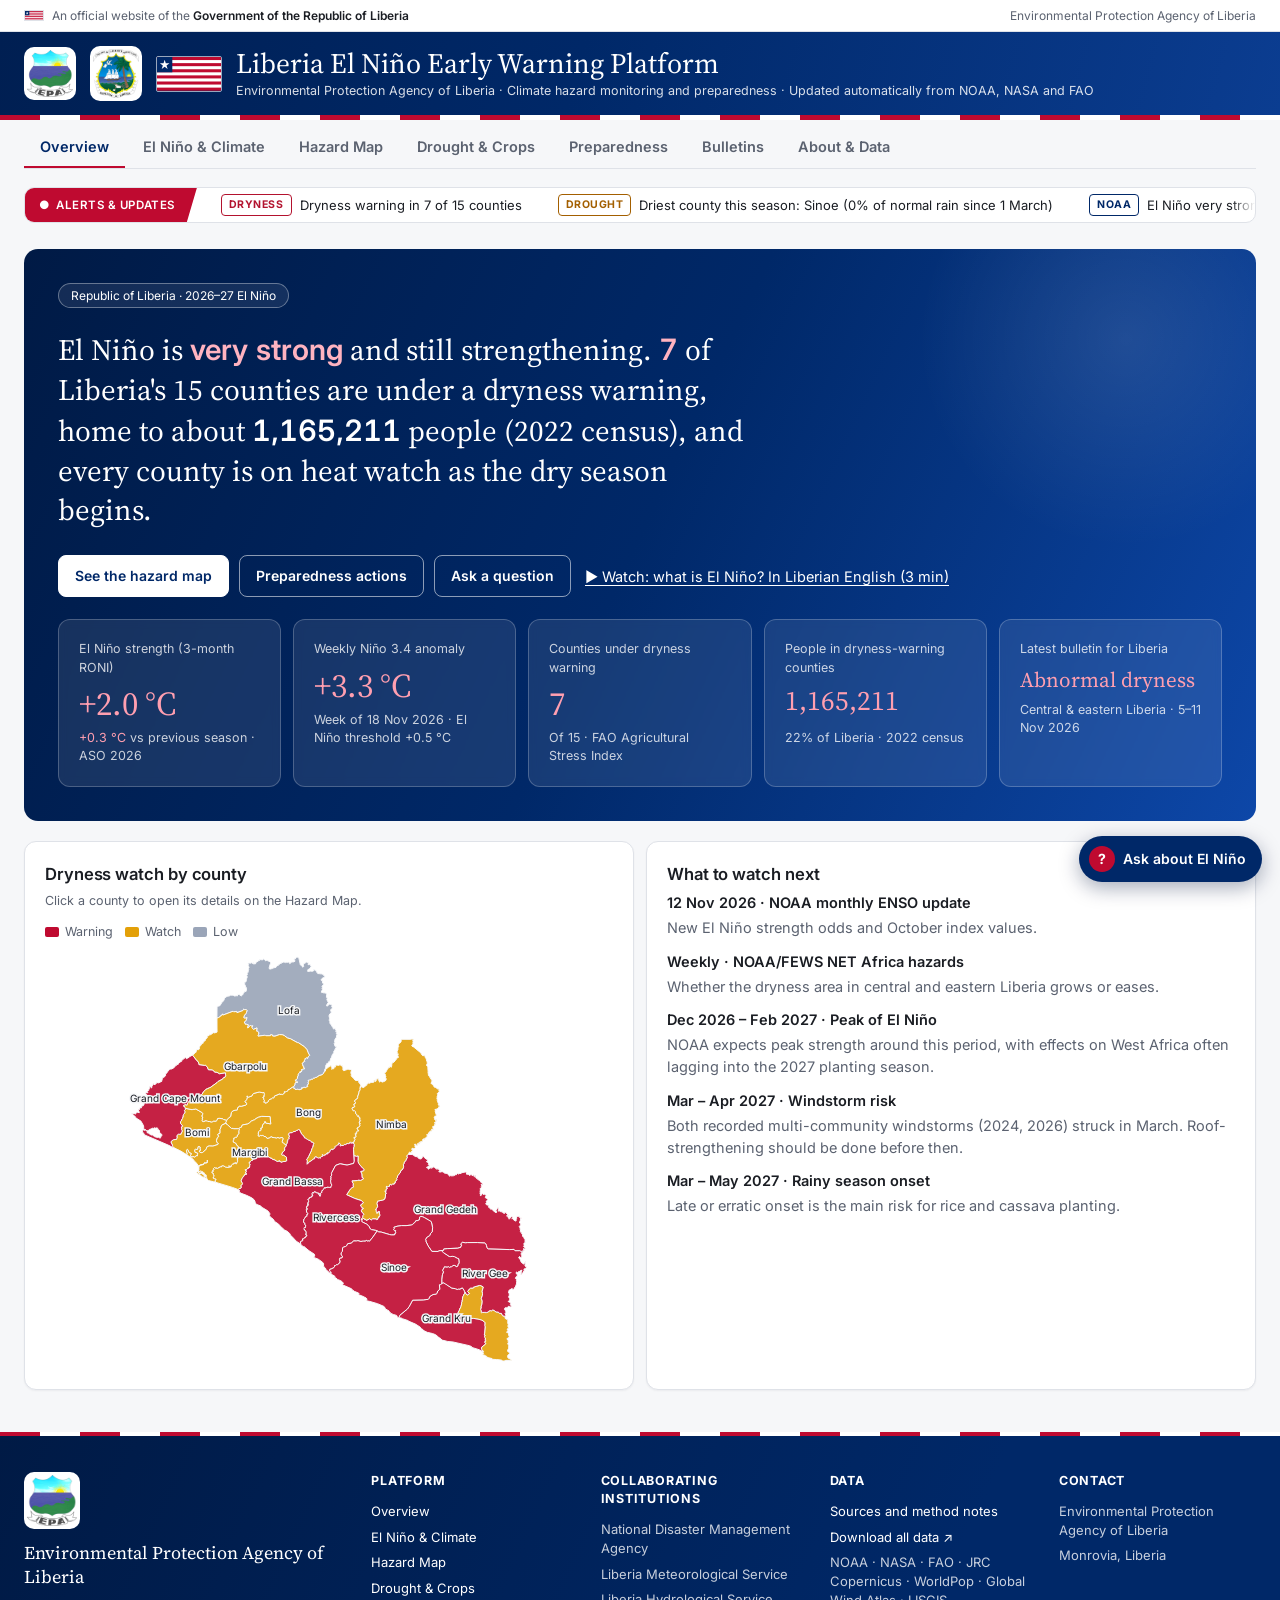
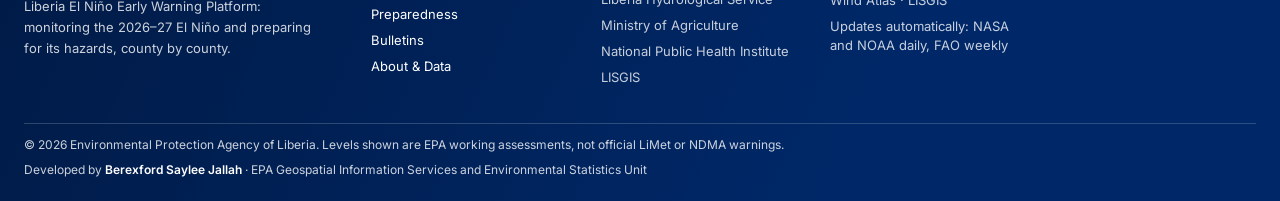
<file: docs/index.html>
<!doctype html>
<html lang="en">
<head>
<meta charset="utf-8">
<meta name="viewport" content="width=device-width, initial-scale=1">
<title>Liberia El Niño Early Warning Platform · EPA Liberia</title>
<meta name="description" content="El Niño monitoring, hazard maps, drought and crop stress, and preparedness for Liberia. Environmental Protection Agency of Liberia.">
<link rel="preconnect" href="https://fonts.googleapis.com"><link rel="preconnect" href="https://fonts.gstatic.com" crossorigin>
<link href="https://fonts.googleapis.com/css2?family=Inter:wght@400;600&family=Source+Serif+4:wght@400&display=swap" rel="stylesheet">
<link rel="stylesheet" href="assets/theme.css">
<script src="assets/d3.min.js"></script>
<script src="assets/dash-runtime.js"></script>
<script src="assets/ask-config.js"></script>
<script src="assets/ask-remote.js"></script>
</head>
<body>
<div id="dash-root" lang="en">

<style>
.lm { --lr-blue: #002868; --lr-red: #BF0A30; --lr-white: #ffffff; --lv-warn: #BF0A30; --lv-watch: #E3A008; --lv-low: #9aa5b8;
  display: flex; flex-direction: column; gap: var(--cds-gap-lg); font-family: var(--font-anthropic-sans); color: var(--color-fg); }
.lm-band { background: linear-gradient(105deg, #001f52 0%, var(--lr-blue) 45%, #0b3d91 100%); color: var(--lr-white); border-radius: 12px; overflow: hidden; box-shadow: 0 6px 20px rgba(0,40,104,.18); }
.lm-band-inner { display: flex; align-items: center; gap: 14px; padding: 14px 22px; flex-wrap: nowrap; transition: padding .2s; }
.lm-band img { width: 52px; height: auto; background: #fff; border-radius: 10px; padding: 3px; flex: 0 0 auto; transition: width .2s; }
.lm-band svg.lm-flag { width: 66px; height: auto; border: 1px solid rgba(255,255,255,.6); border-radius: 2px; flex: 0 0 auto; transition: width .2s; }
.lm-band-text { flex: 1 1 260px; min-width: 0; }
.lm-band h1 { font-family: var(--font-anthropic-serif); font-weight: 400; font-size: clamp(19px, 2.2vw, 28px); line-height: 1.2; margin: 0; color: #fff; transition: font-size .2s; }
.lm-band p { margin: 2px 0 0; font-size: var(--cds-font-size-caption); color: rgba(255,255,255,.85); }
.lm-stripe { height: 5px; background: repeating-linear-gradient(90deg, var(--lr-red) 0 40px, #fff 40px 80px); }
.lm-top { position: sticky; top: 0; z-index: 30; background: var(--color-bg); padding-top: 8px; display: flex; flex-direction: column; gap: 6px; }
.lm-top.lm-compact { box-shadow: 0 6px 12px -8px rgba(0,0,0,.25); }
.lm-top.lm-compact .lm-band-inner { padding: 6px 16px; }
.lm-top.lm-compact .lm-band img { width: 30px; }
.lm-top.lm-compact .lm-band svg.lm-flag { width: 40px; }
.lm-top.lm-compact .lm-band h1 { font-size: 17px; }
.lm-top.lm-compact .lm-band p, .lm-top.lm-compact .lm-stripe { display: none; }
@media (max-width: 640px) { .lm-band p { display: none; } .lm-band img { width: 38px; } .lm-band svg.lm-flag { width: 46px; } .lm-band-inner { padding: 10px 12px; gap: 10px; } }
.lm-tabs { display: flex; gap: 2px; overflow-x: auto; border-bottom: 1px solid var(--color-border-line); scrollbar-width: none; }
.lm-tabs::-webkit-scrollbar { display: none; }
.lm-tabs button { flex: 0 0 auto; border: none; border-bottom: 3px solid transparent; background: transparent; color: var(--color-fg-muted); padding: 10px 16px 9px; font: inherit; font-size: var(--cds-font-size-body); font-weight: var(--cds-font-weight-medium); cursor: pointer; margin-bottom: -1px; border-radius: 6px 6px 0 0; }
.lm-tabs button:hover { color: var(--color-fg); background: var(--color-panel); }
.lm-tabs button[aria-selected=true] { color: var(--lr-blue); border-bottom-color: var(--lr-red); }
@media (prefers-color-scheme: dark) { .lm-tabs button[aria-selected=true] { color: #8fb3ff; } }
.lm-page { display: flex; flex-direction: column; gap: 20px; padding-top: 8px; }
.lm-lede { font-size: clamp(17px, 1.6vw, 21px); line-height: 1.5; margin: 0; max-width: 72ch; }
.lm-lede b { font-weight: var(--cds-font-weight-medium); font-variant-numeric: tabular-nums; }
.lm-tiles { display: grid; grid-template-columns: repeat(auto-fit, minmax(180px, 1fr)); gap: var(--cds-gap-md); }
.lm-card { background: var(--color-panel); border: 1px solid var(--color-border-line); border-radius: 12px; padding: 20px; min-width: 0; box-shadow: 0 1px 2px rgba(16,24,40,.05); }
@media (max-width: 640px) { .lm-card { padding: 14px; } }
.lm-card.lm-accent { border-top: 3px solid var(--lr-blue); }
.lm-tile-label { font-size: var(--cds-font-size-caption); color: var(--color-fg-muted); margin: 0 0 var(--cds-gap-sm); }
.lm-big { font-family: var(--font-anthropic-serif); font-weight: 400; font-size: 2.3rem; line-height: 1.1; font-variant-numeric: tabular-nums; display: block; min-height: 2.5rem; }
.lm-mid { font-family: var(--font-anthropic-serif); font-weight: 400; font-size: 1.45rem; line-height: 1.2; display: block; min-height: 1.8rem; }
.lm-tile-foot { font-size: var(--cds-font-size-caption); color: var(--color-fg-muted); margin: var(--cds-gap-sm) 0 0; }
.lm-good { color: var(--color-ok); } .lm-warn { color: var(--color-warn); } .lm-bad { color: var(--color-bad); }
.lm-section h2 { font-size: 1.15rem; font-weight: var(--cds-font-weight-medium); margin: 0 0 6px; letter-spacing: -0.005em; }
.lm-note { font-size: var(--cds-font-size-caption); color: var(--color-fg-muted); margin: 0 0 var(--cds-gap-md); max-width: 72ch; line-height: 1.5; }
.lm-grid2 { display: grid; grid-template-columns: repeat(auto-fit, minmax(300px, 1fr)); gap: var(--cds-gap-md); }
.lm-mapgrid { display: grid; grid-template-columns: minmax(0, 7fr) minmax(300px, 4fr); gap: 16px; align-items: start; }
.lm-side { position: sticky; top: var(--lm-top-h, 110px); max-height: calc(100vh - var(--lm-top-h, 110px) - 16px); overflow: auto; }
.lm-mapcard { position: relative; }
.lm-maptool { position: absolute; top: 10px; right: 10px; z-index: 3; display: flex; gap: 4px; }
.lm-maptool .lm-btn { background: var(--color-panel); box-shadow: 0 1px 3px rgba(0,0,0,.15); padding: 4px 9px; font-size: 15px; line-height: 1.2; }
.lm-mapcard .lm-controls { padding-right: 48px; }
.lm-maplegend { position: absolute; left: 12px; bottom: 12px; z-index: 2; background: var(--color-panel); border: 1px solid var(--color-border-line); border-radius: 8px; padding: 6px 10px; margin: 0; box-shadow: 0 1px 3px rgba(0,0,0,.1); }
.lm-fsable.lm-full, .lm-fsable:fullscreen { position: fixed; inset: 0; z-index: 100; margin: 0; border-radius: 0; overflow: auto; background: var(--color-bg); padding: 16px; max-width: none; }
.lm-fsable:fullscreen { position: static; }
.lm-full .lm-side, .lm-fsable:fullscreen .lm-side { position: static; max-height: none; }
.lm-fsfit { width: 100%; max-width: max(320px, calc(100vh - 150px)); margin: 0 auto; }
.lm-full .lm-fsfit, .lm-fsable:fullscreen .lm-fsfit { max-width: calc(100vh - 110px); }
.lm-card, .lm-fsable { scroll-margin-top: var(--lm-top-h, 110px); }
@media (max-width: 760px) { .lm-mapgrid { grid-template-columns: 1fr; } .lm-side { position: static; max-height: none; } }
.lm-chart { position: relative; min-height: 240px; }
.lm-chart svg { display: block; overflow: visible; }
.lm-chart.lm-map svg, [data-draw=faomap] svg, [data-draw=floodmap] svg, [data-draw=ocean_map] svg { overflow: hidden; }
.lm-chart text { font-size: var(--cds-font-size-caption); fill: var(--cds-text-secondary); font-family: var(--font-anthropic-sans); }
.lm-chart .tick text { fill: var(--cds-text-secondary); font-size: var(--cds-font-size-caption); }
.lm-chart .lm-val { fill: var(--color-fg); font-variant-numeric: tabular-nums; }
.lm-map path.lm-area { stroke: var(--color-bg); stroke-width: 1; cursor: pointer; }
.lm-map path.lm-area:hover { stroke: var(--color-fg); stroke-width: 1.5; }
.lm-map path.lm-sel { stroke: var(--color-fg); stroke-width: 2.5; }
.lm-map text.lm-maplabel { fill: var(--color-fg); font-size: 10px; pointer-events: none; paint-order: stroke; stroke: var(--color-bg); stroke-width: 3px; }
.lm-legend { display: flex; flex-wrap: wrap; gap: var(--cds-gap-md); font-size: var(--cds-font-size-caption); color: var(--color-fg-muted); margin: 0 0 var(--cds-gap-sm); padding: 0; list-style: none; }
.lm-legend span { display: inline-block; width: 14px; height: 10px; border-radius: 2px; vertical-align: middle; margin-right: 6px; }
.lm-legend span.lm-line { height: 3px; }
.lm-tip { position: absolute; pointer-events: none; background: var(--cds-surface-popover); border: 1px solid var(--cds-border); box-shadow: var(--cds-shadow-popover); border-radius: var(--cds-radius); padding: var(--cds-pad-sm) var(--cds-pad-md); font-size: var(--cds-font-size-caption); white-space: nowrap; z-index: 2; font-variant-numeric: tabular-nums; color: var(--color-fg); }
.lm-controls { display: flex; flex-wrap: wrap; gap: var(--cds-gap-sm); align-items: center; margin: 0 0 var(--cds-gap-sm); }
.lm-btn { border: 1px solid var(--color-border-line); background: var(--color-panel); color: var(--color-fg); border-radius: var(--cds-radius); padding: 6px 12px; font: inherit; font-size: var(--cds-font-size-caption); cursor: pointer; }
.lm-btn:hover { border-color: var(--lr-blue); }
.lm-level { display: inline-block; padding: 2px 10px; border-radius: 999px; font-size: var(--cds-font-size-caption); font-weight: var(--cds-font-weight-medium); color: #fff; }
.lm-panel h3 { font-family: var(--font-anthropic-serif); font-weight: 400; font-size: 1.5rem; margin: 0 0 var(--cds-gap-sm); }
.lm-panel dl { display: grid; grid-template-columns: max-content 1fr; gap: var(--cds-gap-sm) var(--cds-gap-md); margin: 0; font-size: var(--cds-font-size-body); }
.lm-panel dd { margin: 0; color: var(--color-fg-muted); }
.lm-panel dt { font-weight: var(--cds-font-weight-medium); }
.lm-chips { display: flex; flex-wrap: wrap; gap: 6px; margin-top: var(--cds-gap-sm); }
.lm-chips span { font-size: var(--cds-font-size-caption); border: 1px solid var(--color-border-line); border-radius: 999px; padding: 2px 8px; }
.lm-tablewrap { overflow-x: auto; }
.lm-table { width: 100%; border-collapse: collapse; font-size: var(--cds-font-size-body); }
.lm-table th { text-align: left; font-size: var(--cds-font-size-caption); color: var(--color-fg-muted); font-weight: var(--cds-font-weight-medium); padding: var(--cds-pad-sm); border-bottom: 1px solid var(--color-border-line); }
.lm-table td { padding: var(--cds-pad-sm); border-bottom: 1px solid var(--color-border-line); vertical-align: top; }
.lm-nowrap { white-space: nowrap; }
.lm-table td.lm-detail { min-width: 260px; color: var(--color-fg-muted); }
.lm-cards { display: grid; grid-template-columns: repeat(auto-fit, minmax(240px, 1fr)); gap: var(--cds-gap-md); }
.lm-cards h3 { font-size: var(--cds-font-size-body); font-weight: var(--cds-font-weight-medium); margin: 0 0 var(--cds-gap-xs); }
.lm-cards p, .lm-cards li { margin: 0; font-size: var(--cds-font-size-body); color: var(--color-fg-muted); line-height: 1.5; }
.lm-cards ul { margin: var(--cds-gap-xs) 0 0; padding-left: 18px; }
.lm-hz-head { display: flex; align-items: center; gap: 8px; margin-bottom: var(--cds-gap-sm); }
.lm-hz-head h3 { margin: 0; font-size: var(--cds-font-size-heading); }
.lm-hz-dot { width: 12px; height: 12px; border-radius: 50%; display: inline-block; }
.lm-draft { border-left: 4px solid var(--lv-watch); padding: var(--cds-pad-sm) var(--cds-pad-md); background: var(--color-panel); font-size: var(--cds-font-size-caption); color: var(--color-fg-muted); border-radius: 0 var(--cds-radius) var(--cds-radius) 0; }
.lm-info { font-size: var(--cds-font-size-caption); color: var(--color-fg-muted); line-height: 1.5; }
.lm-info summary { cursor: pointer; list-style: none; display: flex; gap: 8px; align-items: baseline; }
.lm-info summary::-webkit-details-marker { display: none; }
.lm-info summary::before { content: "i"; flex: 0 0 auto; width: 16px; height: 16px; border-radius: 50%; border: 1.5px solid currentColor; font: italic 600 10px/13px Georgia, serif; text-align: center; position: relative; top: 2px; }
.lm-info summary .lm-more { color: var(--lr-blue); white-space: nowrap; text-decoration: underline; text-underline-offset: 2px; }
.lm-info[open] summary .lm-more { display: none; }
.lm-info > p { margin: 6px 0 0 24px; max-width: 90ch; }
@media (prefers-color-scheme: dark) { .lm-info summary .lm-more { color: #8fb3ff; } }
.lm-partners { display: flex; flex-wrap: wrap; gap: var(--cds-gap-sm); }
.lm-partners span { border: 1px solid var(--color-border-line); border-radius: var(--cds-radius); padding: 6px 10px; font-size: var(--cds-font-size-caption); background: var(--color-panel); }
.lm-foot { font-size: 13px; color: var(--color-fg-muted); margin-top: 12px; display: grid; grid-template-columns: minmax(240px, 1.6fr) repeat(4, minmax(150px, 1fr)); gap: 28px 32px; }
@media (max-width: 1100px) { .lm-foot { grid-template-columns: repeat(3, minmax(0, 1fr)); } .lm-foot .lm-foot-brand { grid-column: 1 / -1; } }
@media (max-width: 640px) { .lm-foot { grid-template-columns: 1fr 1fr; } }
@media (max-width: 420px) { .lm-foot { grid-template-columns: 1fr; } }
.lm-foot h4 { margin: 0 0 12px; font-size: var(--cds-font-size-caption); text-transform: uppercase; letter-spacing: .06em; color: var(--color-fg); }
.lm-foot p { margin: 0; line-height: 1.6; }
.lm a { color: var(--lr-blue); }
@media (prefers-color-scheme: dark) { .lm a { color: #8fb3ff; } }
[data-dash-source-state=refreshing] { opacity: .5; }
.lm-btn[aria-pressed=true] { background: var(--lr-blue); color: #fff; border-color: var(--lr-blue); }
.lm-seg { display: inline-flex; }
.lm-seg .lm-btn { border-radius: 0; }
.lm-seg .lm-btn:first-child { border-radius: var(--cds-radius) 0 0 var(--cds-radius); }
.lm-seg .lm-btn:last-child { border-radius: 0 var(--cds-radius) var(--cds-radius) 0; border-left: none; }
.lm-check { display: inline-flex; align-items: center; gap: 6px; font-size: var(--cds-font-size-caption); color: var(--color-fg); }

.lm-gov { display: flex; align-items: center; gap: 8px; flex-wrap: nowrap; font-size: 12px; color: var(--color-fg-muted); padding: 6px 2px 0; }
.lm-gov svg { width: 20px; height: auto; flex: 0 0 auto; border: 1px solid var(--color-border-line); }
.lm-gov b { color: var(--color-fg); font-weight: var(--cds-font-weight-medium); }
.lm-gov .lm-gov-r { margin-left: auto; }
@media (max-width: 640px) { .lm-gov .lm-gov-r { display: none; } }
.lm-ticker { display: flex; align-items: stretch; background: var(--color-panel); border: 1px solid var(--color-border-line); border-radius: 10px; overflow: hidden; font-size: 13px; min-height: 36px; }
.lm-ticker-label { flex: 0 0 auto; display: flex; align-items: center; gap: 6px; background: var(--lr-red); color: #fff; font-weight: var(--cds-font-weight-medium); padding: 0 14px; letter-spacing: .04em; text-transform: uppercase; font-size: 11.5px; clip-path: polygon(0 0, 100% 0, calc(100% - 10px) 100%, 0 100%); padding-right: 22px; }
.lm-ticker-view { flex: 1 1 auto; overflow: hidden; position: relative; display: flex; align-items: center; mask-image: linear-gradient(90deg, transparent 0, #000 24px, #000 calc(100% - 24px), transparent 100%); }
.lm-ticker-track { display: inline-flex; white-space: nowrap; gap: 36px; padding-left: 24px; animation: lmtick var(--lm-tick-s, 60s) linear infinite; }
.lm-ticker:hover .lm-ticker-track, .lm-ticker:focus-within .lm-ticker-track { animation-play-state: paused; }
@keyframes lmtick { from { transform: translateX(0); } to { transform: translateX(-50%); } }
@media (prefers-reduced-motion: reduce) { .lm-ticker-track { animation: none; white-space: normal; flex-wrap: wrap; row-gap: 4px; padding: 6px 12px; } .lm-ticker-track [aria-hidden=true] { display: none; } }
.lm-tick { display: inline-flex; align-items: center; gap: 8px; color: var(--color-fg); text-decoration: none; cursor: pointer; background: none; border: none; font: inherit; padding: 0; }
.lm-tick:hover .lm-tick-t { text-decoration: underline; }
.lm-tag { font-size: 10.5px; font-weight: 700; letter-spacing: .05em; padding: 2px 7px; border-radius: 4px; border: 1px solid currentColor; }
.lm-tag-alert { color: var(--color-bad); } .lm-tag-watch { color: var(--color-warn); } .lm-tag-noaa, .lm-tag-fao, .lm-tag-data { color: var(--lr-blue); }
@media (prefers-color-scheme: dark) { .lm-tag-noaa, .lm-tag-fao, .lm-tag-data { color: #8fb3ff; } }
.lm-tick-d { color: var(--color-fg-muted); font-size: 12px; }
.lm-hero { background: linear-gradient(115deg, #001a45 0%, var(--lr-blue) 50%, #0d47a8 100%); color: #fff; border-radius: 14px; padding: clamp(18px, 3vw, 34px); display: flex; flex-direction: column; gap: 22px; position: relative; overflow: hidden; }
.lm-hero::after { content: ""; position: absolute; right: -80px; top: -120px; width: 420px; height: 420px; border-radius: 50%; background: radial-gradient(circle, rgba(255,255,255,.10), transparent 70%); pointer-events: none; }
.lm-hero-eyebrow { display: inline-flex; align-self: flex-start; align-items: center; gap: 6px; font-size: 12px; border: 1px solid rgba(255,255,255,.35); background: rgba(255,255,255,.08); border-radius: 999px; padding: 3px 12px; }
.lm-hero .lm-lede { color: #fff; font-family: var(--font-anthropic-serif); font-size: clamp(20px, 2.3vw, 30px); line-height: 1.35; max-width: 46ch; }
.lm-hero .lm-lede b { font-family: var(--font-anthropic-sans); }
.lm-hero-top { display: flex; gap: 24px; align-items: flex-end; justify-content: space-between; flex-wrap: wrap; }
.lm-hero-cta { display: flex; gap: 10px; flex-wrap: wrap; }
.lm-cta { font: inherit; font-size: 14px; font-weight: var(--cds-font-weight-medium); border-radius: 8px; padding: 10px 16px; cursor: pointer; border: 1px solid rgba(255,255,255,.55); background: transparent; color: #fff; }
.lm-cta.lm-cta-main { background: #fff; color: var(--lr-blue); border-color: #fff; }
.lm-cta:hover { filter: brightness(1.08); box-shadow: 0 2px 10px rgba(0,0,0,.2); }
.lm-hero .lm-card { background: rgba(255,255,255,.09); border: 1px solid rgba(255,255,255,.22); color: #fff; box-shadow: none; backdrop-filter: blur(4px); }
.lm-hero .lm-card.lm-accent { border-top: 1px solid rgba(255,255,255,.22); }
.lm-hero .lm-tile-label, .lm-hero .lm-tile-foot { color: rgba(255,255,255,.78); }
.lm-hero .lm-bad { color: #ff9fb0; } .lm-hero .lm-warn { color: #ffd27a; } .lm-hero .lm-good { color: #9be6b4; }
.lm-hero .dash-skeleton::after { background: linear-gradient(90deg, rgba(255,255,255,.15), rgba(255,255,255,.35), rgba(255,255,255,.15)); background-size: 200% 100%; }
.lm-hero .lm-lede .lm-bad { color: #ffb3c0; }
.lm-pagehead { display: flex; align-items: center; gap: 16px; background: linear-gradient(115deg, #001a45 0%, var(--lr-blue) 60%, #0d47a8 100%); color: #fff; border-radius: 12px; padding: 16px 22px; border-left: 6px solid var(--lr-red); }
.lm-pagehead h2 { margin: 0; font-family: var(--font-anthropic-serif); font-weight: 400; font-size: clamp(20px, 2vw, 26px); color: #fff; white-space: nowrap; }
.lm-pagehead p { margin: 0; font-size: 14px; color: rgba(255,255,255,.82); max-width: 80ch; }
@media (max-width: 640px) { .lm-pagehead { flex-direction: column; align-items: flex-start; gap: 4px; } }
.lm-foot { background: linear-gradient(115deg, #001a45 0%, var(--lr-blue) 70%); color: rgba(255,255,255,.8); border-top: none; border-radius: 14px; padding: 26px 28px; margin-top: 8px; position: relative; overflow: hidden; }
.lm-foot::before { content: ""; position: absolute; left: 0; right: 0; top: 0; height: 4px; background: repeating-linear-gradient(90deg, var(--lr-red) 0 40px, #fff 40px 80px); }
.lm-foot h4 { color: #fff; }
.lm-foot a { color: #fff; }
.lm-foot .lm-foot-base { grid-column: 1 / -1; border-top: 1px solid rgba(255,255,255,.18); padding-top: 12px; display: flex; justify-content: space-between; flex-wrap: wrap; gap: 8px; font-size: 12px; }
.lm-foot .lm-foot-brand img { width: 56px; background: #fff; border-radius: 10px; padding: 3px; display: block; margin-bottom: 12px; }
.lm-foot .lm-foot-brand .lm-foot-name { text-transform: none; letter-spacing: 0; font-family: var(--font-anthropic-serif); font-weight: 400; font-size: 18px; line-height: 1.3; margin-bottom: 8px; }
.lm-foot .lm-foot-brand p { max-width: 36ch; }
.lm-foot-list { list-style: none; margin: 0; padding: 0; display: flex; flex-direction: column; gap: 7px; line-height: 1.45; }
.lm-foot-list a { color: #fff; text-decoration: none; }
.lm-foot-list a:hover { text-decoration: underline; text-underline-offset: 3px; }
.lm-foot-plain, .lm-foot-plain li { color: rgba(255,255,255,.78); }
.lm-foot .lm-foot-base b { color: #fff; font-weight: var(--cds-font-weight-medium); }

.lm-cat-head { display: flex; justify-content: space-between; align-items: flex-start; gap: 16px; flex-wrap: wrap; margin-bottom: 14px; }
.lm-cat-head .lm-btn { text-decoration: none; white-space: nowrap; }
.lm-health { display: flex; align-items: center; gap: 10px; flex-wrap: wrap; padding: 10px 14px; border-radius: 10px; border: 1px solid var(--color-border-line); background: var(--color-bg); margin-bottom: 16px; font-size: 14px; }
.lm-health .lm-dot { width: 10px; height: 10px; border-radius: 50%; flex: 0 0 auto; }
.lm-health small { color: var(--color-fg-muted); font-size: 12.5px; }
.lm-catgroup { margin: 18px 0 8px; font-size: 12px; text-transform: uppercase; letter-spacing: .06em; color: var(--color-fg-muted); font-weight: var(--cds-font-weight-medium); }
.lm-catgroup:first-child { margin-top: 0; }
.lm-catgrid { display: grid; grid-template-columns: repeat(auto-fill, minmax(300px, 1fr)); gap: 12px; }
.lm-src { border: 1px solid var(--color-border-line); border-radius: 10px; padding: 14px 16px; display: flex; flex-direction: column; gap: 8px; background: var(--color-panel); }
.lm-src-top { display: flex; justify-content: space-between; gap: 8px; align-items: flex-start; }
.lm-src h3 { margin: 0; font-size: 15px; font-weight: var(--cds-font-weight-medium); }
.lm-src .lm-src-prov { font-size: 12.5px; color: var(--color-fg-muted); margin-top: 2px; }
.lm-badge { font-size: 11px; font-weight: 600; padding: 2px 8px; border-radius: 999px; white-space: nowrap; background: var(--color-bg); border: 1px solid var(--color-border-line); color: var(--color-fg-muted); }
.lm-badge.lm-b-live { color: #fff; background: var(--color-ok); border-color: var(--color-ok); }
.lm-badge.lm-b-stale { color: #fff; background: var(--lv-watch); border-color: var(--lv-watch); }
.lm-src p { margin: 0; font-size: 13px; color: var(--color-fg-muted); line-height: 1.5; }
.lm-src dl { display: grid; grid-template-columns: max-content 1fr; gap: 3px 10px; margin: 0; font-size: 12.5px; }
.lm-src dt { color: var(--color-fg-muted); } .lm-src dd { margin: 0; }
.lm-src-links { display: flex; gap: 12px; flex-wrap: wrap; font-size: 12.5px; margin-top: auto; padding-top: 4px; }
.lm-src details { font-size: 12.5px; color: var(--color-fg-muted); }
.lm-src details summary { cursor: pointer; color: var(--lr-blue); }
@media (prefers-color-scheme: dark) { .lm-src details summary { color: #8fb3ff; } }
.lm-src details p { margin-top: 6px; font-size: 12.5px; }

.lm-about { display: grid; grid-template-columns: minmax(0, 1.7fr) minmax(280px, 1fr); gap: 28px; }
@media (max-width: 900px) { .lm-about { grid-template-columns: 1fr; } }
.lm-about-lede { margin: 0 0 18px; font-size: 15.5px; line-height: 1.6; max-width: 75ch; }
.lm-about-h { margin: 0 0 10px; font-size: 12px; text-transform: uppercase; letter-spacing: .06em; color: var(--color-fg-muted); font-weight: var(--cds-font-weight-medium); }
.lm-checks { list-style: none; margin: 0 0 18px; padding: 0; display: grid; grid-template-columns: repeat(auto-fit, minmax(260px, 1fr)); gap: 10px 20px; }
.lm-checks li { position: relative; padding-left: 28px; font-size: 13px; color: var(--color-fg-muted); line-height: 1.45; }
.lm-checks li b { display: block; color: var(--color-fg); font-size: 14px; font-weight: var(--cds-font-weight-medium); }
.lm-checks li::before { content: "✓"; position: absolute; left: 0; top: 1px; width: 19px; height: 19px; border-radius: 50%; background: var(--color-ok); color: #fff; font-size: 11px; font-weight: 700; display: grid; place-items: center; }
.lm-next { list-style: none; margin: 0; padding: 0; display: flex; flex-wrap: wrap; gap: 8px; }
.lm-next li { font-size: 12.5px; border: 1px dashed var(--color-border-line); border-radius: 999px; padding: 4px 12px; color: var(--color-fg-muted); }
.lm-about-side { background: var(--color-bg); border: 1px solid var(--color-border-line); border-radius: 12px; padding: 18px; display: flex; flex-direction: column; gap: 18px; align-self: start; border-top: 3px solid var(--lr-red); }
.lm-about-k { font-size: 11.5px; text-transform: uppercase; letter-spacing: .06em; color: var(--color-fg-muted); margin-bottom: 8px; font-weight: var(--cds-font-weight-medium); }
.lm-about-host { display: flex; align-items: center; gap: 12px; font-family: var(--font-anthropic-serif); font-size: 17px; line-height: 1.3; }
.lm-about-host img { width: 48px; background: #fff; border-radius: 10px; padding: 3px; border: 1px solid var(--color-border-line); }
.lm-about-v { font-size: 16px; } .lm-about-v b { font-weight: var(--cds-font-weight-medium); }
.lm-about-s { font-size: 13px; color: var(--color-fg-muted); margin-top: 2px; }

/* Full-width header, government strip and footer: the background runs edge to edge, the content stays on the page column. */
html, body { overflow-x: clip; }
.lm { --bleed: calc(50vw - 50%); }
.lm-gov { margin-inline: calc(-1 * var(--bleed)); padding: 7px var(--bleed); background: var(--color-panel); border-bottom: 1px solid var(--color-border-line); margin-bottom: calc(-1 * var(--cds-gap-lg)); }
.lm-top { padding-top: 0; box-shadow: 0 0 0 100vmax var(--color-bg); clip-path: inset(0 -100vmax); }
.lm-top.lm-compact { box-shadow: 0 0 0 100vmax var(--color-bg), 0 6px 12px -8px rgba(0,0,0,.25); clip-path: inset(0 -100vmax -20px); }
.lm-band { margin-inline: calc(-1 * var(--bleed)); padding-inline: var(--bleed); border-radius: 0; box-shadow: none; }
.lm-band-inner, .lm-top.lm-compact .lm-band-inner { padding-inline: 0; }
.lm-band .lm-stripe { margin-inline: calc(-1 * var(--bleed)); }
.lm-foot { margin-inline: calc(-1 * var(--bleed)); border-radius: 0; padding: 40px var(--bleed) 22px; margin-top: 24px; }
.lm-foot .lm-foot-base { margin-top: 8px; }
@media (max-width: 640px) { .lm-foot { padding: 28px var(--bleed) 18px; } }

.lm-video { display: grid; grid-template-columns: minmax(0, 1fr) minmax(0, 560px); gap: 28px; align-items: center; }
@media (max-width: 800px) { .lm-video { grid-template-columns: 1fr; } }
.lm-video h2 { margin: 0 0 6px; }
.lm-video-meta { font-size: var(--cds-font-size-caption); color: var(--color-fg-muted); margin: 0; }
.lm-video-frame { position: relative; aspect-ratio: 16 / 9; border-radius: 10px; overflow: hidden; background: linear-gradient(135deg, #001a45, #0d47a8 60%, #BF0A30); }
.lm-video-frame iframe { position: absolute; inset: 0; width: 100%; height: 100%; border: 0; }
.lm-video-file { position: absolute; inset: 0; width: 100%; height: 100%; background: #000; object-fit: contain; }
.lm-video-play { position: absolute; inset: 0; width: 100%; height: 100%; border: 0; padding: 0; cursor: pointer; background: center / cover no-repeat var(--lm-thumb, none); display: grid; place-items: center; color: #fff; font: inherit; }
.lm-video-play::after { content: ""; position: absolute; inset: 0; background: linear-gradient(180deg, rgba(0,0,0,0) 55%, rgba(0,0,0,.55)); pointer-events: none; }
.lm-video-btn { position: relative; z-index: 1; transition: transform .15s; filter: drop-shadow(0 2px 6px rgba(0,0,0,.35)); }
.lm-video-play:hover .lm-video-btn, .lm-video-play:focus-visible .lm-video-btn { transform: scale(1.08); }
.lm-video-cap { position: absolute; left: 14px; bottom: 12px; z-index: 1; font-size: 14px; font-weight: var(--cds-font-weight-medium); text-shadow: 0 1px 3px rgba(0,0,0,.6); }
.lm-hero-link { color: #fff; font-size: 14px; text-decoration: underline; text-underline-offset: 3px; background: none; border: 0; padding: 10px 4px; cursor: pointer; font: inherit; }
</style>

<div class="lm">
  <div class="lm-gov"><svg viewBox="0 0 190 100" aria-hidden="true"><rect width="190" height="100" fill="#BF0A30"/><g fill="#fff"><rect y="9.09" width="190" height="9.09"/><rect y="27.27" width="190" height="9.09"/><rect y="45.45" width="190" height="9.09"/><rect y="63.64" width="190" height="9.09"/><rect y="81.82" width="190" height="9.09"/></g><rect width="45.45" height="45.45" fill="#002868"/><polygon fill="#fff" points="22.73,8.5 26.1,18.9 37.0,18.9 28.2,25.3 31.5,35.7 22.73,29.3 13.9,35.7 17.3,25.3 8.5,18.9 19.4,18.9"/></svg><span>An official website of the <b>Government of the Republic of Liberia</b></span><span class="lm-gov-r">Environmental Protection Agency of Liberia</span></div>
  <div class="lm-top" id="lm-top">
  <header class="lm-band" id="top">
    <div class="lm-band-inner">
      <img src="assets/epa-logo.png" alt="Environmental Protection Agency of Liberia logo">
      <img src="assets/liberia-seal.png" alt="Seal of the Republic of Liberia">
      <svg class="lm-flag" viewBox="0 0 190 100" role="img" aria-label="Flag of Liberia">
        <rect width="190" height="100" fill="#BF0A30"/>
        <g fill="#ffffff"><rect y="9.09" width="190" height="9.09"/><rect y="27.27" width="190" height="9.09"/><rect y="45.45" width="190" height="9.09"/><rect y="63.64" width="190" height="9.09"/><rect y="81.82" width="190" height="9.09"/></g>
        <rect width="45.45" height="45.45" fill="#002868"/>
        <polygon fill="#ffffff" points="22.73,8.5 26.1,18.9 37.0,18.9 28.2,25.3 31.5,35.7 22.73,29.3 13.9,35.7 17.3,25.3 8.5,18.9 19.4,18.9"/>
      </svg>
      <div class="lm-band-text">
        <h1>Liberia El Niño Early Warning Platform</h1>
        <p>Environmental Protection Agency of Liberia · Climate hazard monitoring and preparedness · Updated automatically from NOAA, NASA and FAO</p>
      </div>
    </div>
    <div class="lm-stripe"></div>
  </header>

  <nav class="lm-tabs" role="tablist" aria-label="Platform sections">
    <button role="tab" data-tab="overview" aria-selected="true">Overview</button>
    <button role="tab" data-tab="elnino" aria-selected="false">El Niño &amp; Climate</button>
    <button role="tab" data-tab="hazards" aria-selected="false">Hazard Map</button>
    <button role="tab" data-tab="drought" aria-selected="false">Drought &amp; Crops</button>
    <button role="tab" data-tab="prepare" aria-selected="false">Preparedness</button>
    <button role="tab" data-tab="bulletins" aria-selected="false">Bulletins</button>
    <button role="tab" data-tab="about" aria-selected="false">About &amp; Data</button>
  </nav>
  </div>
  <div class="lm-ticker" role="region" aria-label="Alerts and updates">
    <div class="lm-ticker-label"><span aria-hidden="true">●</span>Alerts &amp; updates</div>
    <div class="lm-ticker-view" data-draw="ticker" data-source="county_counts hazard_watch enso_status roni_latest latest_hazard fao_map fao_summary">—</div>
  </div>

  <!-- OVERVIEW -->
  <section class="lm-page" id="overview" role="tabpanel">
    <div class="lm-hero">
      <span class="lm-hero-eyebrow">Republic of Liberia · 2026–27 El Niño</span>
      <div class="lm-hero-top">
      <p class="lm-lede" data-read lang="en">El Niño is <b data-draw="strength_word" data-source="roni_latest" data-field="category" data-row="0">—</b> and still strengthening. <b data-draw="warn_count" data-source="county_counts" data-field="counties" data-where="level=Warning">—</b> of Liberia's 15 counties are under a dryness warning, home to about <b data-draw="exposed_word" data-source="exposed_pop" data-field="pop2022" data-where="hazard=dryness&amp;level=Warning">—</b> people (2022 census), and every county is on heat watch as the dry season begins.</p>
        <div class="lm-hero-cta"><button type="button" class="lm-cta lm-cta-main" data-goto="hazards">See the hazard map</button><button type="button" class="lm-cta" data-goto="prepare">Preparedness actions</button><button type="button" class="lm-cta" data-ask-open>Ask a question</button><button type="button" class="lm-hero-link" id="lm-watch">▶ Watch: what is El Niño? In Liberian English (3 min)</button></div>
      </div>
      <div class="lm-tiles">
        <div class="lm-card lm-accent" id="tile-roni">
          <p class="lm-tile-label">El Niño strength (3-month RONI)</p>
          <span class="lm-big" data-draw="tile_roni" data-source="roni_latest" data-field="roni_c" data-row="0">—</span>
          <p class="lm-tile-foot"><span data-draw="tile_roni_change" data-source="roni_latest" data-field="change_c" data-row="0">—</span> vs previous season · <span data-draw="tile_roni_season" data-source="roni_latest" data-field="season" data-row="0">—</span></p>
        </div>
        <div class="lm-card lm-accent" id="tile-n34">
          <p class="lm-tile-label">Weekly Niño 3.4 anomaly</p>
          <span class="lm-big" data-draw="tile_n34" data-source="nino_regions" data-field="anomaly_c" data-where="region=Niño 3.4">—</span>
          <p class="lm-tile-foot">Week of <span data-draw="tile_n34_week" data-source="nino_regions" data-field="week" data-where="region=Niño 3.4">—</span> · El Niño threshold +0.5 °C</p>
        </div>
        <div class="lm-card lm-accent" id="tile-warn">
          <p class="lm-tile-label">Counties under dryness warning</p>
          <span class="lm-big" data-draw="tile_warn" data-source="county_counts" data-field="counties" data-where="level=Warning">—</span>
          <p class="lm-tile-foot">Of 15 · FAO Agricultural Stress Index</p>
        </div>
        <div class="lm-card lm-accent" id="tile-exposed">
          <p class="lm-tile-label">People in dryness-warning counties</p>
          <span class="lm-big" style="font-size:1.9rem" data-draw="tile_exposed" data-source="exposed_pop" data-field="pop2022" data-where="hazard=dryness&amp;level=Warning">—</span>
          <p class="lm-tile-foot"><span data-draw="tile_exposed_share" data-source="exposed_pop" data-field="share" data-where="hazard=dryness&amp;level=Warning">—</span> of Liberia · 2022 census</p>
        </div>
        <div class="lm-card lm-accent" id="tile-lib">
          <p class="lm-tile-label">Latest bulletin for Liberia</p>
          <span class="lm-mid" data-draw="tile_lib" data-source="latest_hazard" data-field="hazard" data-row="0">—</span>
          <p class="lm-tile-foot"><span data-draw="tile_lib_area" data-source="latest_hazard" data-field="area" data-row="0">—</span> · <span data-draw="tile_lib_period" data-source="latest_hazard" data-field="period" data-row="0">—</span></p>
        </div>
      </div>
    </div>
    <div class="lm-grid2">
      <div class="lm-card lm-section" id="overview-map">
        <h2>Dryness watch by county</h2>
        <p class="lm-note">Click a county to open its details on the Hazard Map.</p>
        <ul class="lm-legend" aria-hidden="true"><li><span data-level="Warning"></span>Warning</li><li><span data-level="Watch"></span>Watch</li><li><span data-level="Low"></span>Low</li></ul>
        <div class="lm-chart lm-map" data-draw="overview_map" data-source="counties county_watch" style="min-height:300px"></div>
      </div>
      <div class="lm-card lm-section" id="overview-next">
        <h2>What to watch next</h2>
        <div class="lm-cards" style="grid-template-columns:1fr">
          <div><h3>12 Nov 2026 · NOAA monthly ENSO update</h3><p>New El Niño strength odds and October index values.</p></div>
          <div><h3>Weekly · NOAA/FEWS NET Africa hazards</h3><p>Whether the dryness area in central and eastern Liberia grows or eases.</p></div>
          <div><h3>Dec 2026 – Feb 2027 · Peak of El Niño</h3><p>NOAA expects peak strength around this period, with effects on West Africa often lagging into the 2027 planting season.</p></div>
          <div><h3>Mar – Apr 2027 · Windstorm risk</h3><p>Both recorded multi-community windstorms (2024, 2026) struck in March. Roof-strengthening should be done before then.</p></div>
          <div><h3>Mar – May 2027 · Rainy season onset</h3><p>Late or erratic onset is the main risk for rice and cassava planting.</p></div>
        </div>
      </div>
    </div>
  </section>

  <!-- EL NINO & CLIMATE -->
  <section class="lm-page" id="elnino" role="tabpanel" hidden>
    <div class="lm-pagehead"><h2>El Niño &amp; Climate</h2><p>How strong this El Niño is, how it compares with 1997 and 2015, and what the ocean and rain are doing now.</p></div>
    <p class="lm-lede" data-read lang="en">The Pacific is <b data-draw="n34_word" data-source="nino_regions" data-field="anomaly_c" data-where="region=Niño 3.4">—</b> warmer than normal in the Niño 3.4 region, and NOAA puts the chance of a very strong El Niño (+2.0 °C or more) at <b data-draw="hist_word" data-source="outlook" data-field="very_strong_pct" data-where="order=3">—</b> for <b data-draw="hist_season" data-source="outlook" data-field="label" data-where="order=3">—</b>.</p>
    <div class="lm-card lm-section" id="noaa-status">
      <p class="lm-tile-label">NOAA El Niño status · Climate Prediction Center</p>
      <p style="margin:0;font-size:var(--cds-font-size-body)"><span class="lm-level" style="background:var(--lv-warn)" data-draw="enso_alert" data-source="enso_status" data-field="alert" data-row="0">—</span> <span data-draw="enso_synopsis" data-source="enso_status" data-field="synopsis" data-row="0">—</span></p>
      <p class="lm-tile-foot">Monthly discussion of <span data-draw="enso_disc" data-source="enso_status" data-field="discussion_date" data-row="0">—</span> · next due <span data-draw="enso_next" data-source="enso_status" data-field="next_date" data-row="0">—</span> · weekly readings to <span data-draw="enso_week" data-source="enso_status" data-field="weekly_week" data-row="0">—</span>. Checked daily.</p>
    </div>
    <div class="lm-card lm-section lm-video" id="video-liberian">
      <div class="lm-video-text">
        <p class="lm-tile-label">New to El Niño? Start here</p>
        <h2>What is El Niño in Simple Liberian English</h2>
        <p class="lm-note">El Niño explained in plain Liberian English: what is happening in the Pacific Ocean, why it can change our rains, and how to use this platform to see what it means for your county.</p>
        <p class="lm-video-meta">Video in Liberian English · 3 min 26 s · <a href="assets/video/elnino-liberian-english.mp4" target="_blank" rel="noopener">Open the video ↗</a></p>
      </div>
      <div class="lm-video-frame">
        <video class="lm-video-file" controls playsinline preload="none" poster="assets/video/elnino-liberian-english.jpg" aria-label="What is El Niño in Simple Liberian English (3 minutes 26 seconds)"><source src="assets/video/elnino-liberian-english.mp4" type="video/mp4"></video>
      </div>
    </div>
    <div class="lm-card lm-section lm-video" id="video-interview">
      <div class="lm-video-text">
        <p class="lm-tile-label">Audio interview · Executive Director</p>
        <h2>El Niño and Liberia: Interview with Dr. Emmanuel K. Urey Yarkpawolo</h2>
        <p class="lm-note">The Executive Director talks with Stanley Johnson about El Niño and what it means for Liberia.</p>
        <p class="lm-video-meta">Audio interview · 7 min 19 s · <a href="assets/video/elnino-interview-urey-yarkpawolo.mp4" target="_blank" rel="noopener">Open the video ↗</a></p>
      </div>
      <div class="lm-video-frame">
        <video class="lm-video-file" controls playsinline preload="none" poster="assets/video/elnino-interview-urey-yarkpawolo.jpg" aria-label="El Niño and Liberia: Interview with Dr. Emmanuel K. Urey Yarkpawolo (7 minutes 19 seconds)"><source src="assets/video/elnino-interview-urey-yarkpawolo.mp4" type="video/mp4"></video>
      </div>
    </div>
    <div class="lm-card lm-section lm-video" id="video-explainer">
      <div class="lm-video-text">
        <p class="lm-tile-label">The science, worldwide</p>
        <h2>How El Niño Changes Weather Around the World</h2>
        <p class="lm-note">How warming in the Pacific changes weather around the world, including the rainy seasons that West Africa depends on. A short, plain-language video from NOAA, the agency whose data this platform uses.</p>
        <p class="lm-video-meta">Video: NOAA SciJinks · 2 min 25 s · <a href="https://www.youtube.com/watch?v=57S0Rw9L_hw" target="_blank" rel="noopener">Watch on YouTube ↗</a></p>
      </div>
      <div class="lm-video-frame" id="lm-video-frame">
        <button type="button" class="lm-video-play" data-yt="57S0Rw9L_hw" aria-label="Play the video: How El Niño Changes Weather Around the World (NOAA SciJinks, 2 minutes 25 seconds)">
          <span class="lm-video-btn" aria-hidden="true"><svg viewBox="0 0 68 48" width="68" height="48"><path d="M66.5 7.7c-.8-2.9-3-5.2-6-6C55.3.3 34 .3 34 .3s-21.3 0-26.5 1.4c-3 .8-5.2 3.1-6 6C.1 12.9.1 24 .1 24s0 11.1 1.4 16.3c.8 2.9 3 5.2 6 6C12.7 47.7 34 47.7 34 47.7s21.3 0 26.5-1.4c3-.8 5.2-3.1 6-6 1.4-5.2 1.4-16.3 1.4-16.3s0-11.1-1.4-16.3z" fill="#BF0A30"/><path d="M45 24 27 14v20z" fill="#fff"/></svg></span>
          <span class="lm-video-cap">How El Niño Changes Weather Around the World · NOAA SciJinks</span>
        </button>
      </div>
    </div>
    <div class="lm-card lm-section" id="ocean-map">
      <h2>Ocean and rain monitor</h2>
      <p class="lm-note">NASA satellite data, refreshed daily. Ocean warmth is the sea-surface temperature anomaly (GHRSST MUR, °C above or below normal); rain is daily satellite rainfall (GPM IMERG). Click or hover for a value, scroll or pinch to zoom, drag to move.</p>
      <div class="lm-controls">
        <div class="lm-seg" role="group" aria-label="Map view">
          <button type="button" class="lm-btn" data-ocean-view="pacific" aria-pressed="true">Pacific to Gulf of Guinea</button>
          <button type="button" class="lm-btn" data-ocean-view="wafrica" aria-pressed="false">Liberia &amp; Gulf of Guinea</button>
        </div>
        <div class="lm-seg" role="group" aria-label="Map layer">
          <button type="button" class="lm-btn" data-ocean-layer="ocean" aria-pressed="true">Ocean warmth</button>
          <button type="button" class="lm-btn" data-ocean-layer="rain" aria-pressed="false">Rain</button>
        </div>
        <label class="lm-check"><input type="checkbox" id="ocean-regions" checked> El Niño regions</label>
      </div>
      <div class="lm-chart" data-draw="ocean_map" data-source="ocean_pacific" style="min-height:160px"></div>
      <div class="lm-controls" style="margin-top:var(--cds-gap-sm)">
        <button type="button" class="lm-btn" id="ocean-play" aria-pressed="false"><span class="lm-play-on">▶ Play 30 days</span><span class="lm-play-off" hidden>❚❚ Pause</span></button>
        <div data-draw="ocean_time" data-source="ocean_pacific" style="flex:1 1 220px;min-width:0">—</div>
      </div>
      <div data-draw="ocean_legend" data-source="ocean_pacific" style="margin-top:var(--cds-gap-sm)"></div>
      <p class="lm-note" style="margin-top:var(--cds-gap-sm)">Dashed boxes: the Pacific Niño regions NOAA uses to measure El Niño, and the Atlantic Niño region (ATL3), whose warmth affects West African rain. Rain is only available in the Liberia view. Values are NASA's 0.1 °C colour classes (±0.05 °C), read at 0.25° (about 28 km) in the Liberia view and 1° in the wide view.</p>
    </div>
    <div class="lm-card lm-section" id="roni-history">
      <h2>How this El Niño compares with the great events of 1997 and 2015</h2>
      <p class="lm-note">Relative Oceanic Niño Index (RONI) by overlapping 3-month season. Above +0.5 °C is El Niño; +2.5 °C would be a new record. 2026 runs to August–October, the latest NOAA has published.</p>
      <ul class="lm-legend" aria-hidden="true"><li><span class="lm-line" data-series="2026"></span>2026</li><li><span class="lm-line" data-series="1997"></span>1997 (super El Niño)</li><li><span class="lm-line" data-series="2015"></span>2015 (super El Niño)</li><li><span class="lm-line" data-series="2023"></span>2023 (strong El Niño)</li></ul>
      <div class="lm-chart" data-draw="roni_chart" data-source="roni" style="min-height:280px"></div>
    </div>
    <div class="lm-grid2">
      <div class="lm-card lm-section" id="regions">
        <h2>Warmest water is in the eastern Pacific</h2>
        <p class="lm-note">Latest weekly sea surface temperature anomaly by Niño region, °C above the 1991–2020 average.</p>
        <div class="lm-chart" data-draw="regions_chart" data-source="nino_regions" style="min-height:200px"></div>
      </div>
      <div class="lm-card lm-section" id="outlook-sec">
        <h2>How long will El Niño stay very strong?</h2>
        <p class="lm-note">NOAA's official outlook (issued <span data-draw="outlook_issued" data-source="outlook" data-field="issued" data-row="0">—</span>): chance of El Niño in each 3-month season, and of a very strong one (+2.0 °C or more).</p>
        <ul class="lm-legend" aria-hidden="true"><li><span style="background:var(--lm-c3)"></span>Any El Niño</li><li><span style="background:#BF0A30"></span>Very strong El Niño</li></ul>
        <div class="lm-chart" data-draw="outlook_chart" data-source="outlook" style="min-height:200px"></div>
      </div>
    </div>
    <div class="lm-card lm-section" id="monthly">
      <h2>Month by month: Niño region temperatures this year</h2>
      <p class="lm-note">Monthly sea-surface temperature anomaly, °C above the 1991–2020 average (NOAA CPC, OISST). These are conventional anomalies, so they run higher than the relative index (RONI) above.</p>
      <ul class="lm-legend" aria-hidden="true"><li><span class="lm-line" data-series="Niño 1+2"></span>Niño 1+2</li><li><span class="lm-line" data-series="Niño 3"></span>Niño 3</li><li><span class="lm-line" data-series="Niño 3.4"></span>Niño 3.4</li><li><span class="lm-line" data-series="Niño 4"></span>Niño 4</li></ul>
      <div class="lm-chart" data-draw="monthly_chart" data-source="nino_monthly" style="min-height:220px"></div>
    </div>
    <div class="lm-card lm-section" id="westafrica">
      <h2>How El Niño reaches Liberia</h2>
      <div class="lm-cards">
        <div><h3>Usually drier and hotter</h3><p>El Niño tends to weaken the West African monsoon, bringing longer dry spells and higher temperatures to coastal West Africa.</p></div>
        <div><h3>But not always</h3><p>In 2023–24, El Niño plus a positive Indian Ocean Dipole kept rain falling unusually long on Liberia's coast. A positive dipole is active again now, so floods remain possible.</p></div>
        <div><h3>The Atlantic decides a lot</h3><p>Gulf of Guinea sea temperatures shape Liberia's rainfall as much as the Pacific. AGRHYMET noted cooling there this season, which limits coastal rain.</p></div>
      </div>
    </div>
  </section>

  <!-- HAZARD MAP -->
  <section class="lm-page" id="hazards" role="tabpanel" hidden>
    <div class="lm-pagehead"><h2>Hazard Map</h2><p>Dryness, flood exposure, heat and windstorms for every county, district and clan, with the people living there.</p></div>
    <details class="lm-info"><summary><span><b>EPA working assessment, not an official LiMet or NDMA warning.</b> Click a county, then a district, to drill down to clan level. <span class="lm-more">How this is calculated</span></span></summary><p>Dryness levels come from FAO's satellite Agricultural Stress Index for each county (see the Drought &amp; Crops tab). Flood exposure levels come from the share of people living in the 1-in-100-year river flood zone (JRC Copernicus flood maps with 2022 census population), calculated for every county, district and clan. Heat levels are EPA's working reading of NOAA/FEWS NET and AGRHYMET regional bulletins. None of these is an official LiMet or NDMA warning. Click a county, then a district, to drill down to clan level; for heat, district and clan areas inherit their county's level until local data is added.</p></details>
    <div class="lm-mapgrid lm-fsable" id="hz-mapgrid">
      <div class="lm-card lm-mapcard">
        <div class="lm-maptool"><button type="button" class="lm-btn" data-fs="hz-mapgrid" aria-label="Full screen map" title="Full screen">⛶</button></div>
        <div class="lm-controls">
          <label for="hz-select" style="font-size:var(--cds-font-size-caption);color:var(--color-fg-muted)">Hazard</label>
          <select id="hz-select" class="dash-select" aria-label="Hazard">
            <option value="dryness">Dryness / drought</option>
            <option value="flood">Flood exposure (1-in-100-year flood zone)</option>
            <option value="heat">Heat</option>
            <option value="windstorm">Windstorm (recorded events)</option>
            <optgroup label="Context layers (not hazard levels)">
              <option value="ws100">Average wind speed, 100 m</option>
              <option value="ws50">Average wind speed, 50 m</option>
              <option value="ws10">Average wind speed, 10 m</option>
              <option value="pd100">Average wind power, 100 m</option>
              <option value="pd50">Average wind power, 50 m</option>
              <option value="pd10">Average wind power, 10 m</option>
            </optgroup>
          </select>
          <button type="button" class="lm-btn" id="hz-reset">Show all of Liberia</button>
          <button type="button" class="lm-btn" id="hz-up">Up one level</button>
        </div>
        <div class="lm-chart lm-map" data-draw="hazard_map" data-source="counties districts clans clan_pop hazard_watch flood_areas wind_zones windstorm_by_county" style="min-height:420px"></div>
        <ul class="lm-legend lm-maplegend" id="hz-legend" aria-hidden="true"><li><span data-level="Warning"></span>Warning</li><li><span data-level="Watch"></span>Watch</li><li><span data-level="Low"></span>Low</li></ul>
      </div>
      <div class="lm-card lm-panel lm-side" id="county-panel" data-draw="county_panel" data-source="hazard_watch flood_areas district_pop county_pop districts clans clan_pop wind_zones windstorm_events windstorm_event_counties" style="min-height:300px">—</div>
    </div>
    <details class="lm-info" id="ws-note" hidden><summary><span>Windstorm shows recorded damaging events since 2024, not a forecast. <span class="lm-more">More</span></span></summary><p>Darker counties have had more events. The record is partial (three events from NDMA, IFRC and news reports); NDMA's full incident records would complete it. Where a source names a town, the matching district is outlined.</p></details>
    <details class="lm-info" id="wind-note" hidden><summary><span>Average wind is long-term mean wind from the Global Wind Atlas, not a windstorm hazard. <span class="lm-more">More</span></span></summary><p>Damaging windstorms in Liberia are short thunderstorm gusts that these averages do not capture: NDMA recorded storms in Bong, Gbarpolu and Nimba, which show low average wind. Values at 10 m are very low over forest because of how the model treats tall canopy; 100 m is more reliable for comparing areas.</p></details>
    <details class="lm-info" id="flood-note" hidden><summary><span>Flood exposure shows where people live in places a large river flood would reach, not a flood happening now. <span class="lm-more">More</span></span></summary><p>Warning: 10% or more of the area's people live in the 1-in-100-year flood zone; Watch: 3–10%; Low: under 3%. The global model is coarse on the coast: in Greater Monrovia and the river mouths (Mesurado, St. Paul, Farmington, Cestos) it likely overstates depth and reach, so treat coastal city figures as upper bounds. Flash flooding from blocked drains in Monrovia is not in this model. Current-season rain signals are listed under each county.</p></details>
    <div class="lm-card lm-section lm-mapcard lm-fsable" id="flood-map">
      <div class="lm-maptool"><button type="button" class="lm-btn" data-fs="flood-map" aria-label="Full screen map" title="Full screen">⛶</button></div>
      <h2>River flood zones, 90 m detail</h2>
      <p class="lm-note">Where river floods of different sizes would reach and how deep the water would be (JRC Copernicus Global River Flood Hazard Maps). A 1-in-100-year flood has a 1% chance of happening in any year. Click any spot for its depth and the people in the flood zone of its district and clan. Scroll or pinch to zoom.</p>
      <div class="lm-controls">
        <div class="lm-seg" role="group" aria-label="Flood size">
          <button type="button" class="lm-btn" data-flood-rp="10" aria-pressed="false">1-in-10-year</button>
          <button type="button" class="lm-btn" data-flood-rp="100" aria-pressed="true">1-in-100-year</button>
          <button type="button" class="lm-btn" data-flood-rp="500" aria-pressed="false">1-in-500-year</button>
        </div>
        <label class="lm-check"><input type="checkbox" id="floodmap-districts" checked> District boundaries</label>
      </div>
      <div class="lm-mapgrid">
        <div class="lm-chart lm-fsfit" data-draw="floodmap" data-source="flood_map counties districts" style="min-height:300px"></div>
        <div>
          <ul class="lm-legend" style="flex-direction:column;gap:4px" aria-label="Legend: flood depth">
            <li><span style="background:rgb(158,202,225)"></span>Under 1 m deep</li><li><span style="background:rgb(66,146,198)"></span>1–3 m</li><li><span style="background:rgb(8,81,156)"></span>3–10 m</li><li><span style="background:rgb(8,48,107)"></span>Over 10 m</li><li><span style="background:rgb(120,120,120)"></span>River or lake (permanent water)</li><li><span style="background:var(--color-panel);border:1px solid var(--color-border-line)"></span>Outside the flood zone</li>
          </ul>
          <div class="lm-panel" data-draw="floodmap_info" data-source="flood_areas districts clans" style="margin-top:var(--cds-gap-md)"></div>
        </div>
      </div>
    </div>
    <div class="lm-card lm-section" id="exposure">
      <h2 data-draw="exposure_title" data-source="exposed_pop flood_areas">—</h2>
      <p class="lm-note" id="exposure-note-flood" hidden>People living where river floods of each size would reach, all of Liberia: 2022 census totals, placed within each district using WorldPop. Coastal city figures are upper bounds.</p>
      <p class="lm-note" id="exposure-note">Population by hazard level of the county they live in, 2022 Liberia Population and Housing Census (LISGIS). A first exposure measure; farmland, health facilities and schools come next.</p>
      <div class="lm-chart" data-draw="exposure_chart" data-source="exposed_pop flood_areas" style="min-height:150px"></div>
    </div>
    <div class="lm-card lm-section" id="county-table">
      <h2>All counties</h2>
      <div class="lm-tablewrap">
        <table class="lm-table" data-source="hazard_watch" data-row-key="county">
          <thead><tr><th data-field="county">County</th><th data-field="dryness">Dryness</th><th data-field="flood">Flood exposure</th><th data-field="heat">Heat</th><th data-field="confidence">Confidence</th><th data-field="pop2022" data-source="county_pop">Population (2022 census)</th></tr></thead>
          <tbody data-draw="county_rows"></tbody>
        </table>
      </div>
    </div>
    <div class="lm-card lm-section" id="flood-districts">
      <h2>Districts with the most people in the flood zone</h2>
      <p class="lm-note">People (2022 census by district and clan; WorldPop places them inside or outside the flood zone) living where the selected flood would reach. Coastal city figures are upper bounds; see the note above the map.</p>
      <div class="lm-tablewrap">
        <table class="lm-table" data-source="flood_areas" data-row-key="key">
          <thead><tr><th data-field="district">District</th><th data-field="county">County</th><th data-field="rp100_pop">People in the flood zone</th><th data-field="rp100_pop_pct">Share of the district's people</th><th data-field="rp100_pop_1m">Of them, in water over 1 m</th><th data-field="rp100_km2">Flood zone area</th><th data-field="flood_level">Flood exposure</th></tr></thead>
          <tbody data-draw="flood_rows" data-source="flood_areas"></tbody>
        </table>
      </div>
    </div>
  </section>

  <!-- DROUGHT & CROPS -->
  <section class="lm-page" id="drought" role="tabpanel" hidden>
    <div class="lm-pagehead"><h2>Drought &amp; Crops</h2><p>Satellite crop stress and rainfall for Liberia's farmland, from FAO, county by county and at 1 km.</p></div>
    <p class="lm-lede" data-read lang="en">FAO's satellite drought index shows <b data-draw="fao_warn_n" data-source="fao_summary" data-field="warn_count" data-row="0">—</b> of Liberia's 15 counties with a quarter or more of their cropland under drought stress in the 10 days to <b data-draw="fao_date" data-source="fao_summary" data-field="asi_date" data-row="0">—</b>. The driest county this season is <b data-draw="fao_dry_county" data-source="fao_summary" data-field="driest_county" data-row="0">—</b>, with <b data-draw="fao_dry_pct" data-source="fao_summary" data-field="driest_pct" data-row="0">—</b> of its normal rainfall since 1 March.</p>
    <details class="lm-info"><summary><span>Source: FAO Agricultural Stress Index System (ASIS), updated automatically. <span class="lm-more">More</span></span></summary><p>Source: FAO Agricultural Stress Index System (ASIS), from satellite vegetation health and rainfall estimates, by county every 10 days. FAO's official county figures run several weeks behind; the 1 km map below is more current. Both refresh automatically.</p></details>
    <div class="lm-card lm-section lm-mapcard lm-fsable" id="fao-map">
      <div class="lm-maptool"><button type="button" class="lm-btn" data-fs="fao-map" aria-label="Full screen map" title="Full screen">⛶</button></div>
      <h2>Crop stress map, 1 km detail</h2>
      <p class="lm-note">FAO's Agricultural Stress Index at 1 km for Liberia's cropland, every 10 days (latest: 10 days from <b data-draw="faomap_latest" data-source="fao_map">—</b>). Click any spot for its reading and its district and clan estimate. Scroll or pinch to zoom.</p>
      <div class="lm-controls">
        <div class="lm-seg" role="group" aria-label="Map layer">
          <button type="button" class="lm-btn" data-faomap-layer="asi" aria-pressed="true">Crop stress now</button>
          <button type="button" class="lm-btn" data-faomap-layer="hdf" aria-pressed="false">Drought frequency 1984–2025</button>
        </div>
        <label class="lm-check"><input type="checkbox" id="faomap-districts" checked> District boundaries</label>
      </div>
      <div class="lm-mapgrid">
        <div class="lm-fsfit">
          <div class="lm-chart" data-draw="faomap" data-source="fao_map counties districts" style="min-height:300px"></div>
          <div data-draw="faomap_time" data-source="fao_map" style="margin-top:var(--cds-gap-sm)">—</div>
        </div>
        <div>
          <ul class="lm-legend" id="faomap-legend-asi" style="flex-direction:column;gap:4px" aria-label="Legend: share of cropland under drought stress">
            <li><span style="background:rgb(47,205,0)"></span>Under 10%</li><li><span style="background:rgb(154,231,19)"></span>10–25%</li><li><span style="background:rgb(255,255,48)"></span>25–40%</li><li><span style="background:rgb(255,186,32)"></span>40–55%</li><li><span style="background:rgb(255,117,16)"></span>55–70%</li><li><span style="background:rgb(255,42,2)"></span>70–85%</li><li><span style="background:rgb(196,0,0)"></span>85% or more</li><li><span style="background:rgb(102,102,255)"></span>Off season (crops not growing)</li><li><span style="background:rgb(40,40,40)"></span>No data (cloud)</li><li><span style="background:rgb(226,226,222);border:1px solid var(--color-border-line)"></span>Not cropland</li>
          </ul>
          <ul class="lm-legend" id="faomap-legend-hdf" hidden style="flex-direction:column;gap:4px" aria-label="Legend: share of years since 1984 with severe drought">
            <li><span style="background:rgb(47,205,0)"></span>Severe drought in under 5% of years</li><li><span style="background:rgb(154,231,19)"></span>5–10% of years</li><li><span style="background:rgb(255,255,48)"></span>10–15%</li><li><span style="background:rgb(255,186,32)"></span>15–20%</li><li><span style="background:rgb(255,117,16)"></span>20–25%</li><li><span style="background:rgb(255,42,2)"></span>25–30%</li><li><span style="background:rgb(196,0,0)"></span>Over 30% of years</li><li><span style="background:rgb(226,226,222);border:1px solid var(--color-border-line)"></span>Not cropland</li>
          </ul>
          <div class="lm-panel" data-draw="faomap_info" data-source="fao_map_areas districts clans" style="margin-top:var(--cds-gap-md)"></div>
        </div>
      </div>
    </div>
    <div class="lm-card lm-section" id="fao-districts">
      <h2>Districts with the most crop stress now</h2>
      <p class="lm-note">Estimated from FAO's 1 km map for the latest 10 days, for districts with at least 100 km² of cropland in season. Stress index is the average class value (0–100); FAO's official county figures above are calculated differently and run behind.</p>
      <div class="lm-tablewrap">
        <table class="lm-table" data-source="fao_map_areas" data-row-key="key">
          <thead><tr><th data-field="district">District</th><th data-field="county">County</th><th data-field="index_est">Stress index (est.)</th><th data-field="stressed_pct">Cropland stressed (est.)</th><th>Cropland in season (approx. km²)</th><th data-field="hdf_pct">Drought years since 1984</th></tr></thead>
          <tbody data-draw="faomap_rows"></tbody>
        </table>
      </div>
    </div>
    <div class="lm-grid2">
      <div class="lm-card lm-section" id="asi-by-county">
        <h2>Share of cropland under drought stress</h2>
        <p class="lm-note">Agricultural Stress Index: % of each county's cropland with poor vegetation health. Warning at 25% or more, Watch at 10–25%.</p>
        <div class="lm-chart" data-draw="asi_chart" data-source="fao_county" style="min-height:360px"></div>
      </div>
      <div class="lm-card lm-section" id="rain-by-county">
        <h2>Rainfall since 1 March, as % of normal</h2>
        <p class="lm-note">Satellite rainfall estimate for each county's cropland, compared with its long-term average for the same period.</p>
        <div class="lm-chart" data-draw="rain_pct_chart" data-source="fao_county" style="min-height:360px"></div>
      </div>
    </div>
    <div class="lm-card lm-section" id="county-drought">
      <h2>County drought record</h2>
      <div class="lm-controls">
        <label for="fao-county" style="font-size:var(--cds-font-size-caption);color:var(--color-fg-muted)">County</label>
        <select id="fao-county" class="dash-select" aria-label="County" data-draw="fao_county_select" data-source="fao_county"></select>
      </div>
      <h3 style="font-size:var(--cds-font-size-body);font-weight:var(--cds-font-weight-medium);margin:var(--cds-gap-md) 0 var(--cds-gap-xs)">Rainfall every 10 days this year, against normal</h3>
      <ul class="lm-legend" aria-hidden="true"><li><span data-series="2026"></span>2026</li><li><span class="lm-line" style="background:var(--color-fg-muted)"></span>Long-term average</li></ul>
      <div class="lm-chart" data-draw="fao_rain_chart" data-source="fao_rain" style="min-height:220px"></div>
      <h3 style="font-size:var(--cds-font-size-body);font-weight:var(--cds-font-weight-medium);margin:var(--cds-gap-lg) 0 var(--cds-gap-xs)">Drought stress each season since 1984</h3>
      <p class="lm-note">Seasonal Agricultural Stress Index. Red bars are years when El Niño was developing (1987, 1991, 1997, 2002, 2009, 2015, 2023). The 2026 season is not finished, so it is not shown here.</p>
      <div class="lm-chart" data-draw="fao_hist_chart" data-source="fao_asi_annual" style="min-height:200px"></div>
    </div>
    <div class="lm-card lm-section" id="fao-table">
      <h2>All counties</h2>
      <div class="lm-tablewrap">
        <table class="lm-table" data-source="fao_county" data-row-key="county">
          <thead><tr><th data-field="county">County</th><th data-field="asi_pct">Cropland under stress</th><th data-field="level">Level</th><th data-field="vhi">Vegetation health (0–1)</th><th data-field="rain_season_pct">Rain since 1 Mar</th><th data-field="rain_30d_pct">Rain, last 30 days</th></tr></thead>
          <tbody data-draw="fao_rows"></tbody>
        </table>
      </div>
    </div>
  </section>

  <!-- PREPAREDNESS -->
  <section class="lm-page" id="prepare" role="tabpanel" hidden>
    <div class="lm-pagehead"><h2>Preparedness</h2><p>Early actions for each hazard and the agencies proposed to lead them.</p></div>
    <details class="lm-info"><summary><span><b>Draft for EPA review.</b> Lead agencies are proposed and need confirmation. <span class="lm-more">More</span></span></summary><p>Draft for EPA review: suggested actions based on standard El Niño early-action practice in West Africa. Lead agencies are proposed and need confirmation with each institution.</p></details>
    <div class="lm-cards">
      <div class="lm-card">
        <div class="lm-hz-head"><span class="lm-hz-dot" data-level="Warning"></span><h3>Dryness &amp; drought</h3></div>
        <p>Likely impacts: reduced lowland rice and cassava yields, falling well and creek levels, more bush fires, higher food prices.</p>
        <ul>
          <li>Promote early-maturing and drought-tolerant seed for 2027 planting (MOA).</li>
          <li>Map and protect community water points; plan water trucking for Monrovia's dry months (LWSC).</li>
          <li>Bush-fire awareness and burning controls in Bong, Nimba and Lofa (EPA, FDA).</li>
          <li>Monitor river levels for hydropower and water supply (Hydrological Service).</li>
        </ul>
      </div>
      <div class="lm-card">
        <div class="lm-hz-head"><span class="lm-hz-dot" data-level="Watch"></span><h3>Flooding</h3></div>
        <p>Likely impacts: flash floods in Greater Monrovia, displacement in low-lying communities, waterborne disease.</p>
        <ul>
          <li>Clear drains and waterways in flood-prone communities (MCC, EPA).</li>
          <li>Pre-position relief stocks for at-risk communities (NDMA).</li>
          <li>Issue flood alerts from LiMet heavy-rain forecasts (LiMet, NDMA).</li>
        </ul>
      </div>
      <div class="lm-card">
        <div class="lm-hz-head"><span class="lm-hz-dot" data-level="Watch"></span><h3>Heat</h3></div>
        <p>Likely impacts: heat stress for outdoor workers, children and the elderly; higher electricity demand; livestock stress.</p>
        <ul>
          <li>Public heat-health messaging on hydration and shade (MOH, NPHIL).</li>
          <li>Adjust school and market hours during heat peaks (MOE, local authorities).</li>
        </ul>
      </div>
      <div class="lm-card">
        <div class="lm-hz-head"><span class="lm-hz-dot" data-level="Warning"></span><h3>Windstorm</h3></div>
        <p>Likely impacts: roofs torn off and houses destroyed, displacement to host families, damaged schools and hand pumps. Recorded events in 2024 and 2026 both struck in March, in Nimba, Lofa, Bong and Gbarpolu.</p>
        <ul>
          <li>Before March: promote roof tie-downs (tie wire, strapping) and safe-shelter awareness in Nimba, Lofa, Bong and Gbarpolu (NDMA, Red Cross).</li>
          <li>Check school and clinic roofs before the transition season (MOE, MOH).</li>
          <li>Pre-position zinc, nails, timber and tarpaulins with county authorities (NDMA).</li>
          <li>Relay LiMet severe-thunderstorm warnings through community radio (LiMet).</li>
        </ul>
      </div>
      <div class="lm-card">
        <div class="lm-hz-head"><span class="lm-hz-dot" data-level="Low"></span><h3>Health</h3></div>
        <p>Likely impacts: cholera and diarrhoea after floods or with water shortages; changing malaria patterns.</p>
        <ul>
          <li>Strengthen disease surveillance in hazard-affected counties (NPHIL).</li>
          <li>Stock oral rehydration salts and water treatment supplies (MOH).</li>
        </ul>
      </div>
    </div>
    <div class="lm-card lm-section" id="triggers">
      <h2>Proposed early-action triggers</h2>
      <p class="lm-note">Thresholds that would move a county from watch to action. These are proposals to agree with partners, not adopted policy.</p>
      <div class="lm-tablewrap">
        <table class="lm-table">
          <thead><tr><th>Trigger</th><th>Action</th><th>Lead</th></tr></thead>
          <tbody>
            <tr><td>NOAA El Niño strength odds stay above 80% for two months</td><td>Convene inter-agency El Niño task force; brief county authorities</td><td class="lm-nowrap">EPA, NDMA</td></tr>
            <tr><td>County named under abnormal dryness for 3+ consecutive weeks</td><td>Activate drought watch: water-point checks, fire warnings, seed planning</td><td class="lm-nowrap">EPA, MOA, LWSC</td></tr>
            <tr><td>Rainfall below 75% of normal over 90 days</td><td>Drought warning: agricultural advisory, water rationing plans</td><td class="lm-nowrap">LiMet, MOA</td></tr>
            <tr><td>LiMet forecasts more than 50 mm in 24 hours</td><td>Flood alert to at-risk communities; NDMA on standby</td><td class="lm-nowrap">LiMet, NDMA</td></tr>
            <tr><td>Late rainy-season onset (more than 2 weeks)</td><td>Advise delayed or staggered planting; seed support</td><td class="lm-nowrap">MOA</td></tr>
          </tbody>
        </table>
      </div>
    </div>
  </section>

  <!-- BULLETINS -->
  <section class="lm-page" id="bulletins" role="tabpanel" hidden>
    <div class="lm-pagehead"><h2>Bulletins</h2><p>Regional hazard bulletins that name Liberia, newest first.</p></div>
    <div class="lm-card lm-section" id="liberia-hazards">
      <h2>Hazard bulletins naming Liberia</h2>
      <p class="lm-note">Newest first. Rows summarise the source bulletins; check the originals before quoting them.</p>
      <div class="lm-tablewrap">
        <table class="lm-table" data-source="liberia_hazards" data-row-key="id">
          <thead><tr><th data-field="period">Period</th><th data-field="area">Area</th><th data-field="hazard">Hazard</th><th data-field="detail">Detail</th><th data-field="source">Source</th></tr></thead>
          <tbody data-draw="hazard_rows"></tbody>
        </table>
      </div>
    </div>
    <div class="lm-card lm-section" id="windstorm-record">
      <h2>Windstorm event record</h2>
      <p class="lm-note">Damaging windstorms reported since 2024. Both multi-community events struck in March, before the main rains; NDMA's incident database would fill the gaps.</p>
      <div class="lm-tablewrap">
        <table class="lm-table" data-source="windstorm_events" data-row-key="id">
          <thead><tr><th data-field="start">Date</th><th data-field="counties">Counties</th><th data-field="people_affected">People affected</th><th data-field="houses_damaged">Houses damaged</th><th data-field="summary">What happened</th><th data-field="source">Source</th></tr></thead>
          <tbody data-draw="ws_rows"></tbody>
        </table>
      </div>
    </div>
    <div class="lm-card lm-section" id="source-links">
      <h2>Original sources</h2>
      <div class="lm-cards">
        <div><h3>NOAA Climate Prediction Center</h3><ul><li><a href="https://www.cpc.ncep.noaa.gov/products/analysis_monitoring/enso_advisory/ensodisc.shtml" target="_blank" rel="noopener">Monthly ENSO discussion</a></li><li><a href="https://www.cpc.ncep.noaa.gov/products/analysis_monitoring/lanina/enso_evolution-status-fcsts-web.pdf" target="_blank" rel="noopener">Weekly ENSO update (PDF)</a></li></ul></div>
        <div><h3>NOAA CPC / FEWS NET</h3><ul><li><a href="https://www.cpc.ncep.noaa.gov/products/international/africa/africa_hazard.pdf" target="_blank" rel="noopener">Africa Hazards Outlook (PDF)</a></li><li><a href="https://www.cpc.ncep.noaa.gov/products/international/globalweatherhazard/Current.pdf" target="_blank" rel="noopener">Global Weather Hazards (PDF)</a></li></ul></div>
        <div><h3>Live ocean maps</h3><ul><li><a href="https://worldview.earthdata.nasa.gov/?l=GHRSST_L4_MUR_Sea_Surface_Temperature_Anomalies,Coastlines_15m&amp;v=110,-40,30,30" target="_blank" rel="noopener">NASA Worldview: sea-temperature anomaly (interactive)</a></li><li><a href="https://www.elninolive.com/map" target="_blank" rel="noopener">ElNinoLive: daily El Niño map</a></li></ul></div>
        <div><h3>AGRHYMET / CILSS</h3><ul><li><a href="https://agrhymet.cilss.int/wp-content/uploads/2026/08/Note_technique_AGRHYMET_MAJ-prevision2026_English.pdf" target="_blank" rel="noopener">2026 seasonal forecast update (PDF)</a></li><li><a href="https://ict.cilss.int/en/node/521" target="_blank" rel="noopener">El Niño technical note</a></li></ul></div>
      </div>
    </div>
  </section>

  <!-- ABOUT -->
  <section class="lm-page" id="about" role="tabpanel" hidden>
    <div class="lm-pagehead"><h2>About &amp; Data</h2><p>What this platform is, how levels are set, and where every figure comes from.</p></div>
    <div class="lm-card lm-section lm-about">
      <div class="lm-about-main">
        <h2>About this platform</h2>
        <p class="lm-about-lede">The Liberia El Niño Early Warning Platform is hosted by the Environmental Protection Agency of Liberia to monitor the 2026–27 El Niño and coordinate preparedness across agencies. It brings ocean, climate, drought, flood and population data together for every county, district and clan, and updates itself from NOAA, NASA and FAO.</p>
        <h3 class="lm-about-h">What it covers now</h3>
        <ul class="lm-checks">
          <li><b>El Niño monitoring</b> NOAA indices and outlooks, NASA ocean and rain maps, daily</li>
          <li><b>Hazard maps to clan level</b> Dryness, flood exposure, heat and windstorms</li>
          <li><b>Flood exposure</b> JRC river flood zones with 2022 census population</li>
          <li><b>Drought and crops</b> FAO crop stress by county and at 1 km</li>
          <li><b>Preparedness</b> Early actions by hazard, with proposed lead agencies</li>
          <li><b>Bulletins and sources</b> Regional bulletins and a live data catalogue</li>
        </ul>
        <h3 class="lm-about-h">Coming next</h3>
        <ul class="lm-next"><li>Farmland and crops</li><li>Health facilities and schools</li><li>Roads and infrastructure</li><li>Vulnerability index</li><li>Sector impact estimates</li><li>Clan-level dryness and heat</li></ul>
      </div>
      <aside class="lm-about-side">
        <div class="lm-about-block">
          <div class="lm-about-k">Hosted by</div>
          <div class="lm-about-host"><img src="assets/epa-logo.png" alt="EPA Liberia logo"><span>Environmental Protection Agency of Liberia</span></div>
        </div>
        <div class="lm-about-block">
          <div class="lm-about-k">Developed by</div>
          <div class="lm-about-v"><b>Berexford Saylee Jallah</b></div>
          <div class="lm-about-s">Geospatial Information Services and Environmental Statistics Unit, EPA</div>
        </div>
        <div class="lm-about-block">
          <div class="lm-about-k">Collaborating institutions</div>
          <div class="lm-partners"><span>National Disaster Management Agency (NDMA)</span><span>Liberia Meteorological Service</span><span>Liberia Hydrological Service</span><span>Ministry of Agriculture</span><span>National Public Health Institute (NPHIL)</span><span>LISGIS</span></div>
        </div>
      </aside>
    </div>
    <div class="lm-card lm-section">
      <h2>Definitions</h2>
      <div class="lm-cards">
        <div><h3>Niño 3.4</h3><p>Sea temperature anomaly in the central-east equatorial Pacific, the main region used to track El Niño.</p></div>
        <div><h3>RONI</h3><p>NOAA's official index since Feb 2026: Niño 3.4 minus tropical-average warming, as a 3-month mean. El Niño is +0.5 °C or more. Weak 0.5–0.9, moderate 1.0–1.4, strong 1.5–1.9, very strong 2.0+.</p></div>
        <div><h3>Warning / Watch / Low</h3><p>Dryness: share of cropland under drought stress (Warning 25% or more, Watch 10–25%). Flood exposure: share of people in the 1-in-100-year river flood zone (Warning 10% or more, Watch 3–10%). Heat, by district: the heat index (temperature and humidity together, NOAA formula) forecast for the next 7 days, against the place’s own normal (90th percentile for the month, 2011–2025). Watch when it is unusually hot for the place on 2 or more days, or reaches 41 °C (NOAA “Danger”); Warning when both happen on 2 or more days. A county takes the level reached by districts holding at least 25% of its residents. Provisional thresholds, to be agreed with LiMet and the Ministry of Health.</p></div>
      </div>
    </div>
    <div class="lm-card lm-section" id="data-catalogue">
      <div class="lm-cat-head">
        <div><h2>Data sources</h2><p class="lm-note" style="margin:0">Every figure on the platform, where it comes from, how often it updates, and when its latest reading is from.</p></div>
        <a class="lm-btn" href="https://github.com/epa-liberia/liberia-climate-early-warning/tree/main/docs/data" target="_blank" rel="noopener">Download all data ↗</a>
      </div>
      <div data-draw="catalogue_health" data-source="nino_regions ocean_pacific fao_county fao_map liberia_hazards"></div>
      <div data-draw="catalogue" data-source="nino_regions ocean_pacific fao_county fao_map liberia_hazards windstorm_events"></div>
    </div>
  </section>

  <button type="button" class="lm-ask-fab" id="lm-ask-fab" aria-controls="lm-ask" aria-expanded="false"><span class="lm-ask-fab-i" aria-hidden="true">?</span><span class="lm-ask-fab-t">Ask about El Niño</span></button>
  <aside class="lm-ask" id="lm-ask" aria-label="El Niño assistant" hidden>
    <div class="lm-ask-head">
      <div><h3 class="lm-ask-title">Ask about El Niño</h3><p class="lm-ask-sub">Answers from EPA Liberia's approved information and this platform's data</p></div>
      <button type="button" class="lm-ask-x" id="lm-ask-close" aria-label="Close">✕</button>
    </div>
    <div class="lm-ask-body" data-draw="assistant" data-source="faq enso_status roni_latest latest_hazard hazard_watch flood_areas fao_map_areas district_pop clan_pop county_pop windstorm_by_county">—</div>
    <p class="lm-ask-note">Automated assistant (answers pending EPA review). Not an official LiMet or NDMA warning. Please do not type names or phone numbers.</p>
  </aside>

  <footer class="lm-foot">
    <div class="lm-foot-brand">
      <img src="assets/epa-logo.png" alt="EPA Liberia logo">
      <h4 class="lm-foot-name">Environmental Protection Agency of Liberia</h4>
      <p>Liberia El Niño Early Warning Platform: monitoring the 2026–27 El Niño and preparing for its hazards, county by county.</p>
    </div>
    <div><h4>Platform</h4><ul class="lm-foot-list">
      <li><a href="#overview" data-goto="overview">Overview</a></li><li><a href="#elnino" data-goto="elnino">El Niño &amp; Climate</a></li><li><a href="#hazards" data-goto="hazards">Hazard Map</a></li><li><a href="#drought" data-goto="drought">Drought &amp; Crops</a></li><li><a href="#prepare" data-goto="prepare">Preparedness</a></li><li><a href="#bulletins" data-goto="bulletins">Bulletins</a></li><li><a href="#about" data-goto="about">About &amp; Data</a></li>
    </ul></div>
    <div><h4>Collaborating institutions</h4><ul class="lm-foot-list lm-foot-plain">
      <li>National Disaster Management Agency</li><li>Liberia Meteorological Service</li><li>Liberia Hydrological Service</li><li>Ministry of Agriculture</li><li>National Public Health Institute</li><li>LISGIS</li>
    </ul></div>
    <div><h4>Data</h4><ul class="lm-foot-list">
      <li><a href="#about" data-goto="about">Sources and method notes</a></li>
      <li><a href="https://github.com/epa-liberia/liberia-climate-early-warning/tree/main/docs/data" target="_blank" rel="noopener">Download all data ↗</a></li>
      <li class="lm-foot-plain">NOAA · NASA · FAO · JRC Copernicus · WorldPop · Global Wind Atlas · LISGIS</li>
      <li class="lm-foot-plain">Updates automatically: NASA and NOAA daily, FAO weekly</li>
    </ul></div>
    <div><h4>Contact</h4><ul class="lm-foot-list lm-foot-plain">
      <li>Environmental Protection Agency of Liberia</li><li>Monrovia, Liberia</li>
    </ul></div>
    <div class="lm-foot-base">
      <span>© 2026 Environmental Protection Agency of Liberia. Levels shown are EPA working assessments, not official LiMet or NDMA warnings.</span>
      <span>Developed by <b>Berexford Saylee Jallah</b> · EPA Geospatial Information Services and Environmental Statistics Unit</span>
    </div>
  </footer>
</div>

<style>
.lm { --lm-c1: #002868; --lm-c2: #BF0A30; --lm-c3: #8a94a6; }
@media (prefers-color-scheme: dark) { #dash-root:not([data-theme="light"]) .lm { --lm-c1: #7ea2f0; --lm-c2: #ff6b81; --lm-c3: #9aa5b8; } }
#dash-root[data-theme="dark"] .lm { --lm-c1: #7ea2f0; --lm-c2: #ff6b81; --lm-c3: #9aa5b8; }
</style>
<script>(function () {

window.LM = {
  state: { county: null, district: null, hazard: 'dryness' },
  fmtC: (v) => (v > 0 ? '+' : v < 0 ? '−' : '') + Math.abs(v).toFixed(1) + ' °C',
  fmtDate: (s) => d3.utcFormat('%-d %b %Y')(new Date(s + 'T00:00:00Z')),
  series: { '2026': 'var(--lm-c2)', '2015': 'var(--lm-c1)', '1997': '#E3A008', '2023': 'var(--lm-c3)', 'Niño 1+2': 'var(--lm-c2)', 'Niño 3': '#E3A008', 'Niño 3.4': 'var(--lm-c1)', 'Niño 4': 'var(--lm-c3)' },
  levelColor: { Warning: 'var(--lv-warn)', Watch: 'var(--lv-watch)', Low: 'var(--lv-low)' },
  isEvents: (h) => h === 'windstorm',
  evColor: (n) => !n ? 'var(--color-border-line)' : n === 1 ? '#f2a3b0' : n === 2 ? '#df5871' : '#BF0A30',
  hazardName: { dryness: 'Dryness / drought', flood: 'Flood exposure', heat: 'Heat', windstorm: 'Windstorm (recorded events)', ws100: 'Average wind speed, 100 m', ws50: 'Average wind speed, 50 m', ws10: 'Average wind speed, 10 m', pd100: 'Average wind power, 100 m', pd50: 'Average wind power, 50 m', pd10: 'Average wind power, 10 m' },
  isWind: (h) => /^(ws|pd)(10|50|100)$/.test(h),
  windFmt: (h, v) => v == null ? 'no data' : h.startsWith('pd') ? (Number(v) < 10 ? Number(v).toFixed(1) : Math.round(v)) + ' W/m²' : Number(v).toFixed(2) + ' m/s',
  windKey: (p, level) => level === 'county' ? 'county:' + p.county : level === 'district' ? 'district:' + p.county + ':' + p.district : 'clan:' + p.county + ':' + p.district + ':' + p.clan_id,
  lvlCls: (l) => l === 'warn' ? 'lm-bad' : l === 'watch' ? 'lm-warn' : null,
  RECORD: 2.5,
  THRESHOLD: 0.5,
  tip(el) {
    let t = el.querySelector(':scope > .lm-tip');
    if (!t) { t = document.createElement('div'); t.className = 'lm-tip'; t.hidden = true; el.appendChild(t); }
    return t;
  },
  placeTip(el, t, x, y) {
    const w = t.offsetWidth, W = el.clientWidth;
    t.style.left = Math.max(0, Math.min(W - w, x + 12)) + 'px';
    t.style.top = Math.max(0, y - 10) + 'px';
  },
  setText(el, status, text, cls) {
    el.classList.toggle('dash-skeleton', status === 'loading');
    el.textContent = status === 'ok' && text != null ? text : '—';
    ['lm-good', 'lm-warn', 'lm-bad'].forEach((c) => el.classList.toggle(c, c === cls));
  },
  isFull(el) { return !!(el && el.closest('.lm-full, :fullscreen')); },
  redrawIn(box) { box.querySelectorAll('[data-draw]').forEach((e) => dash.draw(e.getAttribute('data-draw'))); },
  toggleFull(box) {
    const btn = box.querySelector('[data-fs]');
    const native = document.fullscreenEnabled && box.requestFullscreen;
    const on = !(box.classList.contains('lm-full') || document.fullscreenElement === box);
    if (native) { if (on) box.requestFullscreen().catch(() => { box.classList.add('lm-full'); LM.redrawIn(box); }); else if (document.fullscreenElement) document.exitFullscreen(); else { box.classList.remove('lm-full'); LM.redrawIn(box); } }
    else { box.classList.toggle('lm-full', on); document.documentElement.style.overflow = on ? 'hidden' : ''; LM.redrawIn(box); }
    if (btn) { btn.textContent = on ? '✕' : '⛶'; btn.setAttribute('aria-label', on ? 'Exit full screen' : 'Full screen map'); btn.title = on ? 'Exit full screen' : 'Full screen'; }
  },
  openTab(id) {
    let found = false;
    document.querySelectorAll('.lm-tabs button[data-tab]').forEach((b) => { if (b.getAttribute('data-tab') === id) found = true; });
    if (!found) return;
    document.querySelectorAll('.lm-tabs button[data-tab]').forEach((b) => b.setAttribute('aria-selected', String(b.getAttribute('data-tab') === id)));
    document.querySelectorAll('.lm > section.lm-page').forEach((s) => { s.hidden = s.id !== id; });
    dash.setLink(id);
  },
  selectCounty(name) {
    LM.state.county = name; LM.state.district = null;
    dash.draw('hazard_map'); dash.draw('county_panel'); dash.draw('county_rows');
  }
};

dash.calc('roni_latest', {
  title: 'Latest RONI and change',
  description: 'The most recent 2026 RONI season, its change from the season before, and NOAA strength category.',
  inputs: ['roni'],
  fn: (roni) => {
    const y = roni.filter((r) => String(r.year) === '2026').sort((a, b) => Number(a.order) - Number(b.order));
    if (!y.length) return [];
    const last = y[y.length - 1], prev = y[y.length - 2];
    const v = Math.round(Number(last.roni_c) * 10) / 10;
    const category = v >= 2 ? 'very strong' : v >= 1.5 ? 'strong' : v >= 1 ? 'moderate' : v >= 0.5 ? 'weak' : v > -0.5 ? 'not present (neutral)' : 'absent (La Niña)';
    return [{ season: last.season + ' 2026', roni_c: v, change_c: prev ? Math.round((v - Number(prev.roni_c)) * 10) / 10 : null, category }];
  }
});

dash.calc('latest_hazard', {
  title: 'Latest Liberia bulletin',
  description: 'The most recently issued hazard bulletin that names Liberia.',
  inputs: ['liberia_hazards'],
  fn: (hazards) => hazards.slice().sort((a, b) => String(b.issued).localeCompare(String(a.issued))).slice(0, 1)
});

dash.calc('hazard_watch', {
  title: 'County hazard levels',
  description: 'County hazard watch with flood exposure levels from the share of people in the 1-in-100-year river flood zone (JRC flood maps; 2022 census people placed with WorldPop), heat levels from the heat index forecast for each district (Open-Meteo weather models, NOAA heat index, against each place\'s own normal), and dryness as in the county hazard watch.',
  inputs: ['county_watch', 'flood_areas', 'heat_areas'],
  fn: (counties, flood, heat) => {
    const by = new Map(flood.filter((r) => r.level === 'county').map((r) => [r.county, r]));
    const hb = new Map(heat.filter((r) => r.level === 'county').map((r) => [r.county, r]));
    const fmt = d3.format(',');
    return counties.map((r0) => {
      const h = hb.get(r0.county);
      const r = !h ? r0 : Object.assign({}, r0, {
        heat: h.heat_level,
        heat_basis: `Heat index (temperature and humidity together) up to ${h.hi_max_next7} °C in the next 7 days, highest in ${h.hottest_district} District around ${h.peak_date}${h.hi_max_next7 < 41 ? ', below the 41 °C danger level everywhere in the county' : ''}. ${h.pop_pct_watch_or_warning}% of residents live in districts at Watch or Warning${h.districts_warning ? ' (Warning: ' + h.districts_warning + ')' : ''}. Watch: unusually hot for the place on 2+ days, or 41 °C or more; Warning: both on 2+ days. Provisional thresholds; weather-model forecast issued ${String(h.issued).slice(0, 10)}.`,
        confidence: String(r0.confidence).replace('flood and heat low', 'flood and heat medium (models)')
      });
      const f = by.get(r.county);
      if (!f) return r;
      return Object.assign({}, r, {
        flood: f.flood_level,
        flood_basis: `${fmt(f.rp100_pop)} people (${f.rp100_pop_pct}% of the county) live in the 1-in-100-year river flood zone, which covers ${f.rp100_area_pct}% of its land (JRC flood maps; 2022 census people placed with WorldPop). Warning at 10% of people or more, Watch at 3–10%. This season: ${r.flood_basis}`,
        flood_pop: f.rp100_pop, flood_pop_pct: f.rp100_pop_pct,
        confidence: String(r.confidence).replace('flood and heat low', 'flood exposure medium (global model); heat low').replace('flood and heat medium (models)', 'flood exposure medium (global model); heat medium (weather models)')
      });
    });
  }
});

dash.calc('county_counts', {
  title: 'Counties by dryness level',
  description: 'Number of counties at each dryness level in the county hazard watch.',
  inputs: ['county_watch'],
  fn: (counties) => ['Warning', 'Watch', 'Low'].map((level) => ({ level, counties: counties.filter((c) => c.dryness === level).length }))
});

dash.calc('county_pop', {
  title: 'Population by county',
  description: 'District populations (LISGIS 2022 census) summed to counties.',
  inputs: ['district_pop'],
  fn: (districts) => {
    const by = new Map();
    districts.forEach((d) => {
      const c = by.get(d.county) || { county: d.county, pop2022: 0, male: 0, female: 0, households2022: 0, districts: 0, area_km2: 0 };
      c.pop2022 += Number(d.pop2022); c.male += Number(d.male || 0); c.female += Number(d.female || 0); c.households2022 += Number(d.households2022 || 0); c.area_km2 += Number(d.area_km2 || 0); c.districts += 1;
      by.set(d.county, c);
    });
    return Array.from(by.values()).sort((a, b) => a.county.localeCompare(b.county));
  }
});

dash.calc('windstorm_by_county', {
  title: 'Recorded windstorm events by county',
  description: 'Number of recorded damaging windstorm events per county since 2024, with the districts sources name.',
  inputs: ['windstorm_event_counties'],
  fn: (records) => {
    const by = new Map();
    records.forEach((r) => {
      const c = by.get(r.county) || { county: r.county, events: 0, districts: '' };
      c.events += 1;
      if (r.district && !c.districts.split(', ').includes(r.district)) c.districts = c.districts ? c.districts + ', ' + r.district : r.district;
      by.set(r.county, c);
    });
    return Array.from(by.values()).sort((a, b) => b.events - a.events || a.county.localeCompare(b.county));
  }
});

dash.calc('exposed_pop', {
  title: 'People by hazard level',
  description: 'Population (LISGIS 2022 census) living in counties at each level of dryness and flood, and in districts at each heat level, with its share of Liberia.',
  inputs: ['hazard_watch', 'district_pop', 'heat_areas'],
  fn: (counties, districts, heat) => {
    const total = districts.reduce((s, d) => s + Number(d.pop2022), 0);
    const hd = new Map(heat.filter((r) => r.level === 'district').map((r) => [r.county + '|' + r.district, r.heat_level]));
    const level = new Map(counties.map((c) => [c.county, c]));
    const out = [];
    ['dryness', 'flood', 'heat'].forEach((hazard) => ['Warning', 'Watch', 'Low'].forEach((lv) => {
      const pop = districts.filter((d) => hazard === 'heat' && hd.size ? hd.get(d.county + '|' + d.district) === lv : level.get(d.county) && level.get(d.county)[hazard] === lv).reduce((s, d) => s + Number(d.pop2022), 0);
      out.push({ hazard, level: lv, pop2022: Math.round(pop), share: total ? Math.round(pop / total * 100) : 0 });
    }));
    return out;
  }
});


dash.draw('ticker', (el) => {
  const get = (id) => dash.data(id);
  const cc = get('county_counts'), hw = get('hazard_watch'), es = get('enso_status'), rl = get('roni_latest'), lh = get('latest_hazard'), fm = get('fao_map'), fs = get('fao_summary');
  const items = [];
  const fmt = (d) => d ? LM.fmtDate(d) : '';
  if (cc.status === 'ok') { const w = (cc.data || []).find((x) => x.level === 'Warning'); if (w && w.counties) items.push(['alert', 'Dryness', `Dryness warning in ${w.counties} of 15 counties`, '', 'hazards']); }
  if (fs.status === 'ok' && fs.data && fs.data[0] && fs.data[0].driest_county) items.push(['watch', 'Drought', `Driest county this season: ${fs.data[0].driest_county} (${Math.round(fs.data[0].driest_pct)}% of normal rain since 1 March)`, '', 'drought']);
  if (rl.status === 'ok' && rl.data && rl.data[0]) { const r = rl.data[0]; items.push(['noaa', 'NOAA', `El Niño ${r.category}: RONI ${LM.fmtC(r.roni_c)} (${r.season})`, '', 'elnino']); }
  if (es.status === 'ok' && es.data && es.data[0]) { const e = es.data[0]; items.push(['noaa', 'NOAA', `${e.alert} in effect`, 'Discussion of ' + fmt(e.discussion_date), 'elnino']); if (e.next_date) items.push(['noaa', 'NOAA', 'Next monthly ENSO update', fmt(e.next_date), 'elnino']); }
  if (lh.status === 'ok' && lh.data && lh.data[0]) { const b = lh.data[0]; items.push([b.level === 'warn' ? 'alert' : 'watch', 'Bulletin', `${b.hazard}: ${b.area}`, b.period, 'bulletins']); }
  if (hw.status === 'ok') { const n = (hw.data || []).filter((x) => x.flood === 'Warning').length; if (n) items.push(['data', 'Flood', `${n} counties with 10% or more of people in the 1-in-100-year flood zone`, '', 'hazards']); }
  if (fm.status === 'ok' && fm.data && fm.data.latest) items.push(['fao', 'FAO', 'Latest 1 km crop stress map', '10 days from ' + fmt(fm.data.latest), 'drought']);
  const loading = [cc, es, rl].some((d) => d.status === 'loading');
  el.replaceChildren();
  if (!items.length) { el.textContent = loading ? '' : '—'; el.classList.toggle('dash-skeleton', loading); return; }
  el.classList.remove('dash-skeleton');
  const track = document.createElement('div'); track.className = 'lm-ticker-track';
  const build = (hidden) => items.forEach(([kind, tag, text, date, tab]) => {
    const b = document.createElement('button'); b.type = 'button'; b.className = 'lm-tick'; if (hidden) { b.setAttribute('aria-hidden', 'true'); b.tabIndex = -1; }
    const t = document.createElement('span'); t.className = 'lm-tag lm-tag-' + kind; t.textContent = tag.toUpperCase();
    const x = document.createElement('span'); x.className = 'lm-tick-t'; x.textContent = text;
    b.append(t, x);
    if (date) { const d = document.createElement('span'); d.className = 'lm-tick-d'; d.textContent = date; b.appendChild(d); }
    b.addEventListener('click', () => { LM.openTab(tab); window.scrollTo({ top: 0, behavior: 'smooth' }); });
    track.appendChild(b);
  });
  build(false); build(true);
  track.style.setProperty('--lm-tick-s', Math.max(30, items.length * 9) + 's');
  el.appendChild(track);
});


LM.SOURCES = [{"group": "Climate & ocean", "id": "noaa", "name": "El Niño indices and outlook", "provider": "NOAA Climate Prediction Center", "feeds": "Overview, El Niño & Climate", "detail": "RONI, weekly and monthly Niño indices, official probability and strength outlook, monthly ENSO discussion", "cadence": "Daily check", "stale": 12, "latest": ["nino_regions", "week"], "licence": "US Government work, free to reuse", "url": "https://www.cpc.ncep.noaa.gov/products/analysis_monitoring/enso_advisory/", "datasets": ["roni", "nino_regions", "nino_monthly", "outlook", "enso_status"], "note": "NOAA Climate Prediction Center data files (RONI table, weekly and monthly Niño indices, official ENSO probability and strength tables, monthly ENSO discussion), checked daily by a scheduled task. NOAA's monthly ENSO discussion comes out on the second Thursday of each month; the hazards outlook weekly. The platform updates itself automatically: NASA maps daily, NOAA El Niño data daily, FAO drought data weekly."}, {"group": "Climate & ocean", "id": "nasa", "name": "Ocean warmth and rainfall maps", "provider": "NASA GIBS (GHRSST MUR, GPM IMERG)", "feeds": "El Niño & Climate: ocean and rain monitor", "detail": "Daily sea-surface temperature anomaly and satellite rainfall, last 30 days", "cadence": "Daily", "stale": 3, "latest": ["ocean_pacific", "days"], "licence": "NASA imagery, free to reuse", "url": "https://nasa-gibs.github.io/gibs-api-docs/", "datasets": ["ocean_pacific", "ocean_wafrica", "rain_wafrica"], "note": "NASA GIBS imagery of GHRSST Level 4 MUR sea-surface temperature anomaly and GPM IMERG daily precipitation rate, last 30 days, with values read from NASA's published colour tables; NASA imagery is free to reuse. Rebuilt daily by a scheduled task."}, {"group": "Climate & ocean", "id": "heat", "name": "Heat index by district", "provider": "Open-Meteo (ECMWF, GFS and other weather models; ERA5 reanalysis for normals)", "feeds": "Hazard Map (Heat), county heat levels", "detail": "Hourly temperature and humidity at one point in each of the 160 districts, past 7 and next 7 days; NOAA heat index; normal = 90th percentile for the month, 2011–2025", "cadence": "Daily, 06:17", "stale": 3, "latest": ["heat_areas", "issued"], "licence": "CC BY 4.0 (Open-Meteo); ERA5: Copernicus licence", "url": "https://open-meteo.com/", "datasets": ["heat_areas", "heat_daily", "heat_baseline"], "note": "Weather-model values at about 10 km, not station measurements: towns can be hotter than the model shows. Levels are provisional and should be agreed with LiMet and the Ministry of Health. Clans take their district's heat level."}, {"group": "Climate & ocean", "id": "video_lr", "name": "What is El Niño in Simple Liberian English (video)", "provider": "EPA Liberia", "feeds": "El Niño & Climate: explainer video in Liberian English", "detail": "3 min 26 s explainer narrated in Liberian English, with NOAA animations and a short tour of this platform", "cadence": "Fixed", "stale": null, "latest": null, "licence": "EPA Liberia; NOAA animations are US Government work", "url": null, "datasets": [], "note": "Stored with the platform itself (about 15 MB), so it plays without YouTube. It loads only when a viewer presses play."}, {"group": "Climate & ocean", "id": "video", "name": "How El Niño Changes Weather Around the World (video)", "provider": "NOAA SciJinks", "feeds": "El Niño & Climate: explainer video", "detail": "2 min 25 s plain-language explainer, played from YouTube only when a viewer presses play", "cadence": "Fixed", "stale": null, "latest": null, "licence": "US Government work (NOAA)", "url": "https://www.youtube.com/watch?v=57S0Rw9L_hw", "datasets": [], "note": "Embedded with YouTube's privacy-enhanced mode (youtube-nocookie.com); nothing loads from YouTube until a viewer presses play. If the player is blocked, the Watch on YouTube link opens it in a new tab."}, {"group": "Hazards", "id": "fao_county", "name": "County drought and rainfall indices", "provider": "FAO GIEWS ASIS", "feeds": "Overview, Hazard Map (dryness), Drought & Crops", "detail": "Agricultural Stress Index, Vegetation Health Index and satellite rainfall by county, every 10 days; FAO publishes several weeks behind", "cadence": "Weekly check", "stale": 60, "latest": ["fao_county", "asi_date"], "licence": "FAO open data", "url": "https://www.fao.org/giews/earthobservation/country/index.jsp?code=LBR", "datasets": ["fao_county", "fao_rain", "fao_asi_annual"], "note": "FAO GIEWS Agricultural Stress Index System (ASIS), Liberia county files for the Agricultural Stress Index, Vegetation Health Index and satellite rainfall estimate (FEWS NET RFE), refreshed automatically when FAO updates."}, {"group": "Hazards", "id": "fao_map", "name": "Crop stress map, 1 km", "provider": "FAO GIEWS ASIS map service", "feeds": "Drought & Crops map and district table", "detail": "1 km Agricultural Stress Index for cropland every 10 days, and drought frequency since 1984", "cadence": "Weekly check", "stale": 25, "latest": ["fao_map", "latest"], "licence": "FAO open data", "url": "https://www.fao.org/giews/earthobservation/", "datasets": ["fao_map", "fao_map_areas"], "note": "FAO ASIS 1 km Agricultural Stress Index (dekadal, Season 1, cropland) and Historic Agricultural Drought Frequency (30% threshold, 1984–2025), from FAO's map service; district and clan values are estimated from the map."}, {"group": "Hazards", "id": "jrc", "name": "River flood zones", "provider": "JRC Copernicus Emergency Management Service", "feeds": "Hazard Map (flood exposure), flood map and tables", "detail": "Flood depth for 1-in-10, 100 and 500-year river floods, about 90 m, version 2.1", "cadence": "Fixed", "stale": null, "latest": null, "licence": "Free to reuse", "url": "https://data.jrc.ec.europa.eu/", "datasets": ["flood_map", "flood_areas"], "note": "JRC Copernicus Emergency Management Service Global River Flood Hazard Maps, version 2.1 (Baugh et al. 2024), flood depth for 1-in-10, 1-in-100 and 1-in-500-year river floods at about 90 m, free to reuse; combined with WorldPop 2025 constrained population at 100 m (CC BY 4.0), scaled to 2022 census district totals, to count people and area in the flood zone of every county, district and clan. River floods only; coastal surge and urban drainage flooding are not included."}, {"group": "Hazards", "id": "gwa", "name": "Average wind", "provider": "Global Wind Atlas 3 (DTU, World Bank / ESMAP)", "feeds": "Hazard Map (wind context layers)", "detail": "Mean wind speed and power at 10, 50 and 100 m on a 250 m grid", "cadence": "Fixed", "stale": null, "latest": null, "licence": "CC BY 4.0", "url": "https://globalwindatlas.info/", "datasets": ["wind_zones"], "note": "Global Wind Atlas 3 (DTU, with the World Bank / ESMAP), mean wind speed and power density at 10, 50 and 100 m, 250 m grid, CC BY 4.0; averaged over each county, district and clan."}, {"group": "Hazards", "id": "storms", "name": "Windstorm records", "provider": "NDMA, IFRC, allAfrica", "feeds": "Hazard Map (windstorm)", "detail": "Damaging windstorm events in Liberia since 2024, with counties and towns named", "cadence": "Added by EPA", "stale": null, "latest": ["windstorm_events", "start"], "licence": "Cited reports", "url": null, "datasets": ["windstorm_events", "windstorm_event_counties"], "note": "NDMA briefing via allAfrica (Mar 2024); IFRC DREF Operation MDRLR010 (Apr 2026); allAfrica (Apr 2026)."}, {"group": "Hazards", "id": "bulletins", "name": "Regional hazard bulletins", "provider": "NOAA CPC / FEWS NET, AGRHYMET", "feeds": "Bulletins, Overview, Hazard Map (heat)", "detail": "Weekly Africa hazards outlooks and seasonal updates that name Liberia", "cadence": "Added by EPA", "stale": 14, "latest": ["liberia_hazards", "issued"], "licence": "US Government work; AGRHYMET public bulletins", "url": "https://www.cpc.ncep.noaa.gov/products/international/africa/", "datasets": ["liberia_hazards"], "note": "NOAA CPC / FEWS NET Africa and Global Weather Hazards (Oct–Nov 2026); AGRHYMET seasonal update (30 Jul 2026)."}, {"group": "People & places", "id": "bounds", "name": "County, district and clan boundaries", "provider": "LISGIS", "feeds": "All maps", "detail": "2022 boundaries: 15 counties, 160 districts and 902 named clans", "cadence": "Fixed", "stale": null, "latest": null, "licence": "LISGIS", "url": null, "datasets": ["counties", "districts", "clans"], "note": "LISGIS 2022 county, district and clan boundaries with names and codes, simplified for the web. They match the 2022 census district tables one to one."}, {"group": "People & places", "id": "census", "name": "2022 Population and Housing Census", "provider": "LISGIS", "feeds": "Population everywhere on the platform, down to clan", "detail": "People, men, women and households by county (15), district (160) and clan (902), on the 2022 maps", "cadence": "Fixed", "stale": null, "latest": null, "licence": "LISGIS", "url": null, "datasets": ["district_pop", "clan_pop"], "note": "LISGIS 2022 Liberia Population and Housing Census tables by county, district and clan, matched to the LISGIS 2022 maps by code. The three tables agree exactly: clans add up to their districts and districts to their counties, 5,250,187 people and 1,477,787 households in all. One clan, Gorblah (Klay District, Bomi), has no row in the clan table and is taken as Klay's district figure minus its other clans (5,393 people, 783 households). These tables replace the earlier figures read from the final-results report (June 2023), which put a few dozen people in different districts within Grand Cape Mount and Lofa (up to 75 per district), omitted Owensgrove and four Sinoe districts, and printed Gounwolaila under the wrong counties. County area in the LISGIS table is in square miles."}, {"group": "People & places", "id": "worldpop", "name": "Where people live within districts", "provider": "WorldPop", "feeds": "Flood exposure (who lives inside the flood zone)", "detail": "2025 constrained population at 100 m, used only to place census people inside or outside the flood zone", "cadence": "Fixed", "stale": null, "latest": null, "licence": "CC BY 4.0", "url": "https://www.worldpop.org/", "datasets": ["flood_areas"], "note": "Census figures say how many people live in each clan and district, not where within it. WorldPop's 100 m grid is used to estimate what share of each clan's census population lives inside the flood zone. Where WorldPop shows no settlement in a clan, people are assumed to be spread like the land."}, {"group": "People & places", "id": "faq", "name": "El Niño assistant answers", "provider": "EPA Liberia", "feeds": "Ask about El Niño (chat box)", "detail": "20 approved questions and answers, answer rules and contacts (draft, pending EPA review)", "cadence": "Added by EPA", "stale": null, "latest": null, "licence": "EPA Liberia", "url": null, "datasets": ["faq"], "note": "The chat box answers from these approved answers and from this platform's own data for the county, district or clan a visitor names. On the public website, when EPA's Google Apps Script is switched on, Google's Gemini model writes each answer from the same material; questions are logged in EPA's Google Sheet without names or phone numbers."}];
LM.srcLatest = (src) => {
  if (!src.latest) return { status: 'ok', date: null };
  const [id, f] = src.latest, d = dash.data(id);
  if (d.status !== 'ok') return { status: d.status, date: null };
  let v = null;
  if (Array.isArray(d.data)) v = d.data.map((r) => r[f]).filter(Boolean).sort().pop();
  else if (d.data && f === 'days') v = (d.data.days || []).map((x) => x.date).sort().pop();
  else if (d.data) v = d.data[f];
  return { status: 'ok', date: v ? String(v).slice(0, 10) : null };
};
LM.srcAge = (date) => date ? Math.floor((Date.now() - Date.parse(date + 'T00:00:00Z')) / 86400000) : null;

dash.draw('catalogue_health', (el) => {
  el.replaceChildren();
  const live = LM.SOURCES.filter((x) => x.stale);
  const st = live.map((x) => ({ x, l: LM.srcLatest(x) }));
  if (st.some((r) => r.l.status === 'loading')) { const p = document.createElement('p'); p.className = 'lm-note dash-skeleton'; p.textContent = 'Checking sources'; el.appendChild(p); return; }
  const stale = st.filter((r) => r.l.date && LM.srcAge(r.l.date) > r.x.stale);
  const box = document.createElement('div'); box.className = 'lm-health';
  const dot = document.createElement('span'); dot.className = 'lm-dot'; dot.style.background = stale.length ? 'var(--lv-watch)' : 'var(--color-ok)';
  const t = document.createElement('span');
  t.innerHTML = `<b>${LM.SOURCES.length} sources</b> · ${live.length} updating automatically or by EPA · ` + (stale.length ? `<b style="color:var(--color-warn)">${stale.length} behind schedule:</b> ${stale.map((r) => r.x.name).join(', ')}` : '<b style="color:var(--color-ok)">all up to date</b>');
  const sm = document.createElement('small'); sm.textContent = 'Checked against each source\'s usual schedule when this page loads.';
  box.append(dot, t, sm); el.appendChild(box);
});

dash.draw('catalogue', (el) => {
  el.replaceChildren();
  const files = (window.LM_MANIFEST || {});
  const groups = [...new Set(LM.SOURCES.map((x) => x.group))];
  groups.forEach((g) => {
    const h = document.createElement('div'); h.className = 'lm-catgroup'; h.textContent = g; el.appendChild(h);
    const grid = document.createElement('div'); grid.className = 'lm-catgrid'; el.appendChild(grid);
    LM.SOURCES.filter((x) => x.group === g).forEach((x) => {
      const c = document.createElement('div'); c.className = 'lm-src'; grid.appendChild(c);
      const l = LM.srcLatest(x), age = LM.srcAge(l.date);
      const top = document.createElement('div'); top.className = 'lm-src-top';
      const tt = document.createElement('div'); const h3 = document.createElement('h3'); h3.textContent = x.name; const pv = document.createElement('div'); pv.className = 'lm-src-prov'; pv.textContent = x.provider; tt.append(h3, pv);
      const b = document.createElement('span'); b.className = 'lm-badge'; b.textContent = x.cadence;
      if (x.stale && l.date) b.classList.add(age > x.stale ? 'lm-b-stale' : 'lm-b-live');
      top.append(tt, b); c.appendChild(top);
      const p = document.createElement('p'); p.textContent = x.detail; c.appendChild(p);
      const dl = document.createElement('dl');
      const row = (k, v) => { const dt = document.createElement('dt'); dt.textContent = k; const dd = document.createElement('dd'); dd.textContent = v; dl.append(dt, dd); return dd; };
      row('Feeds', x.feeds);
      if (x.latest) { const dd = row('Latest reading', l.status === 'loading' ? '…' : l.date ? LM.fmtDate(l.date) + (age != null ? ` (${age === 0 ? 'today' : age === 1 ? '1 day ago' : age + ' days ago'})` : '') : '—'); if (x.stale && age > x.stale) dd.style.color = 'var(--color-warn)'; }
      row('Licence', x.licence);
      c.appendChild(dl);
      const lk = document.createElement('div'); lk.className = 'lm-src-links';
      if (x.url) { const a = document.createElement('a'); a.href = x.url; a.target = '_blank'; a.rel = 'noopener'; a.textContent = 'Original source ↗'; lk.appendChild(a); }
      const dls = x.datasets.filter((id) => files[id]);
      dls.forEach((id) => { const a = document.createElement('a'); a.href = files[id].file; a.setAttribute('download', ''); a.textContent = id + '.json'; lk.appendChild(a); });
      if (lk.childNodes.length) c.appendChild(lk);
      if (x.note) { const d = document.createElement('details'); const s = document.createElement('summary'); s.textContent = 'Method notes'; const np = document.createElement('p'); np.textContent = x.note.replace(/<[^>]+>/g, '').replace(/&amp;/g, '&'); d.append(s, np); c.appendChild(d); }
    });
  });
});
if (dash.manifest) dash.manifest().then((m) => { window.LM_MANIFEST = m; dash.draw('catalogue'); });

(function initLayout() {
  document.querySelectorAll('.lm-video-play').forEach((b) => {
    const id = b.getAttribute('data-yt');
    const img = new Image(); img.onload = () => b.style.setProperty('--lm-thumb', `url(https://i.ytimg.com/vi/${id}/hqdefault.jpg)`); img.src = `https://i.ytimg.com/vi/${id}/hqdefault.jpg`;
    b.addEventListener('click', () => {
      const f = document.createElement('iframe');
      f.src = `https://www.youtube-nocookie.com/embed/${id}?autoplay=1&rel=0&modestbranding=1`;
      f.title = 'How El Niño Changes Weather Around the World (NOAA SciJinks)'; f.allow = 'accelerometer; autoplay; clipboard-write; encrypted-media; gyroscope; picture-in-picture; fullscreen'; f.allowFullscreen = true; f.referrerPolicy = 'strict-origin-when-cross-origin';
      b.replaceWith(f);
    });
  });
  document.querySelectorAll('#lm-watch').forEach((b) => b.addEventListener('click', () => { LM.openTab('elnino'); setTimeout(() => document.querySelectorAll('#video-liberian').forEach((v) => v.scrollIntoView({ behavior: 'smooth', block: 'center' })), 60); }));
  document.querySelectorAll('[data-goto]').forEach((b) => b.addEventListener('click', (e) => { e.preventDefault(); LM.openTab(b.getAttribute('data-goto')); window.scrollTo({ top: 0, behavior: 'smooth' }); }));
  const top = document.getElementById('lm-top');
  if (top) {
    const setH = () => document.querySelector('.lm').style.setProperty('--lm-top-h', (top.offsetHeight + 12) + 'px');
    let compact = false;
    const onScroll = () => {
      const y = window.scrollY || document.documentElement.scrollTop || 0;
      const want = compact ? y > 20 : y > 140;
      if (want !== compact) { compact = want; top.classList.toggle('lm-compact', compact); setH(); }
    };
    window.addEventListener('scroll', onScroll, { passive: true });
    window.addEventListener('resize', setH);
    setH(); onScroll();
  }
  document.querySelectorAll('[data-fs]').forEach((b) => b.addEventListener('click', () => { const box = document.getElementById(b.getAttribute('data-fs')); if (box) LM.toggleFull(box); }));
  document.addEventListener('fullscreenchange', () => {
    document.querySelectorAll('.lm-fsable').forEach((box) => {
      const on = document.fullscreenElement === box, btn = box.querySelector('[data-fs]');
      if (btn) { btn.textContent = on ? '✕' : '⛶'; btn.setAttribute('aria-label', on ? 'Exit full screen' : 'Full screen map'); }
    });
    setTimeout(() => document.querySelectorAll('.lm-fsable').forEach((box) => LM.redrawIn(box)), 60);
  });
  document.addEventListener('keydown', (e) => { if (e.key === 'Escape') document.querySelectorAll('.lm-fsable.lm-full').forEach((box) => LM.toggleFull(box)); });
})();

(function initTabs() {
  document.querySelectorAll('.lm-tabs button[data-tab]').forEach((b) => b.addEventListener('click', () => LM.openTab(b.getAttribute('data-tab'))));
  const h = (location.hash || '').replace('#', '');
  if (h) { LM.openTab(h); const up = () => window.scrollTo(0, 0); setTimeout(up, 0); window.addEventListener('load', () => setTimeout(up, 0), { once: true }); setTimeout(up, 600); }
  document.querySelectorAll('#hz-select').forEach((s) => s.addEventListener('change', () => {
    LM.state.hazard = s.value;
    const w = LM.isWind(s.value), ev = LM.isEvents(s.value);
    document.querySelectorAll('#hz-legend').forEach((e) => { e.hidden = w || ev; });
    document.querySelectorAll('#wind-note').forEach((e) => { e.hidden = !w; });
    document.querySelectorAll('#ws-note').forEach((e) => { e.hidden = !ev; });
    document.querySelectorAll('#flood-note, #exposure-note-flood').forEach((e) => { e.hidden = s.value !== 'flood'; });
    document.querySelectorAll('#exposure-note').forEach((e) => { e.hidden = s.value === 'flood'; });
    document.querySelectorAll('#exposure').forEach((e) => { e.hidden = w || ev; });
    ['hazard_map', 'county_panel', 'exposure_title', 'exposure_chart'].forEach((n) => dash.draw(n));
  }));
  document.querySelectorAll('#hz-up').forEach((b) => b.addEventListener('click', () => { if (LM.state.district) { LM.state.district = null; dash.draw('hazard_map'); dash.draw('county_panel'); } else LM.selectCounty(null); }));
  document.querySelectorAll('#hz-reset').forEach((b) => b.addEventListener('click', () => LM.selectCounty(null)));
})();

})();</script>

<script>(function () {

const strengthCls = (c) => (c === 'very strong' || c === 'strong') ? 'lm-bad' : c === 'moderate' ? 'lm-warn' : null;
const n34 = () => { const d = dash.data('nino_regions'); return { s: d.status, r: d.data.find((x) => x.region === 'Niño 3.4') }; };
const rl = () => { const d = dash.data('roni_latest'); return { s: d.status, r: (d.data || [])[0] }; };
const lh = () => { const d = dash.data('latest_hazard'); return { s: d.status, r: (d.data || [])[0] }; };
const warnN = () => { const d = dash.data('county_counts'); const r = (d.data || []).find((x) => x.level === 'Warning'); return { s: d.status, r }; };

dash.draw('strength_word', (el) => { const { s, r } = rl(); LM.setText(el, s, r && r.category, r && strengthCls(r.category)); });
dash.draw('warn_count', (el) => { const { s, r } = warnN(); LM.setText(el, s, r && String(r.counties), 'lm-bad'); });
dash.draw('n34_word', (el) => { const { s, r } = n34(); LM.setText(el, s, r && LM.fmtC(Number(r.anomaly_c))); });
dash.draw('hist_word', (el) => { const d = dash.data('outlook'); const r = d.data.find((x) => Number(x.order) === 3); LM.setText(el, d.status, r && r.very_strong_pct != null ? r.very_strong_pct + '%' : null, 'lm-bad'); });
dash.draw('hist_season', (el) => { const d = dash.data('outlook'); const r = d.data.find((x) => Number(x.order) === 3); LM.setText(el, d.status, r && r.label); });
dash.draw('outlook_issued', (el) => { const d = dash.data('outlook'); LM.setText(el, d.status, d.data[0] && d.data[0].issued); });
const est = () => { const d = dash.data('enso_status'); return { s: d.status, r: (d.data || [])[0] }; };
dash.draw('enso_alert', (el) => { const { s, r } = est(); LM.setText(el, s, r && r.alert); });
dash.draw('enso_synopsis', (el) => { const { s, r } = est(); LM.setText(el, s, r && r.synopsis); });
dash.draw('enso_disc', (el) => { const { s, r } = est(); LM.setText(el, s, r && r.discussion_date ? LM.fmtDate(r.discussion_date) : null); });
dash.draw('enso_next', (el) => { const { s, r } = est(); LM.setText(el, s, r && r.next_date ? LM.fmtDate(r.next_date) : 'not announced'); });
dash.draw('enso_week', (el) => { const { s, r } = est(); LM.setText(el, s, r && r.weekly_week ? LM.fmtDate(r.weekly_week) : null); });

dash.draw('tile_n34', (el) => { const { s, r } = n34(); LM.setText(el, s, r && LM.fmtC(Number(r.anomaly_c)), r && Number(r.anomaly_c) >= 1.5 ? 'lm-bad' : null); });
dash.draw('tile_n34_week', (el) => { const { s, r } = n34(); LM.setText(el, s, r && LM.fmtDate(r.week)); });
dash.draw('tile_roni', (el) => { const { s, r } = rl(); LM.setText(el, s, r && LM.fmtC(r.roni_c), r && strengthCls(r.category)); });
dash.draw('tile_roni_change', (el) => { const { s, r } = rl(); LM.setText(el, s, r && r.change_c != null ? LM.fmtC(r.change_c) : null, r && r.change_c > 0 ? 'lm-bad' : r && r.change_c < 0 ? 'lm-good' : null); });
dash.draw('tile_roni_season', (el) => { const { s, r } = rl(); LM.setText(el, s, r && r.season); });
dash.draw('tile_warn', (el) => { const { s, r } = warnN(); LM.setText(el, s, r && String(r.counties), r && r.counties > 0 ? 'lm-bad' : 'lm-good'); });
const exp = () => { const d = dash.data('exposed_pop'); return { s: d.status, r: (d.data || []).find((x) => x.hazard === 'dryness' && x.level === 'Warning') }; };
dash.draw('exposed_word', (el) => { const { s, r } = exp(); LM.setText(el, s, r && d3.format(',')(r.pop2022)); });
dash.draw('tile_exposed', (el) => { const { s, r } = exp(); LM.setText(el, s, r && d3.format(',')(r.pop2022), r && r.pop2022 > 0 ? 'lm-bad' : null); });
dash.draw('tile_exposed_share', (el) => { const { s, r } = exp(); LM.setText(el, s, r && r.share + '%'); });
dash.draw('tile_lib', (el) => { const { s, r } = lh(); LM.setText(el, s, r && r.hazard, r && LM.lvlCls(r.level)); });
dash.draw('tile_lib_area', (el) => { const { s, r } = lh(); LM.setText(el, s, r && r.area); });
dash.draw('tile_lib_period', (el) => { const { s, r } = lh(); LM.setText(el, s, r && r.period); });

dash.onData(() => {
  document.querySelectorAll('.lm-legend span[data-series]').forEach((sp) => { const c = LM.series[sp.getAttribute('data-series')]; if (c) sp.style.background = c; });
  document.querySelectorAll('[data-level]').forEach((sp) => { const c = LM.levelColor[sp.getAttribute('data-level')]; if (c) sp.style.background = c; });
});

})();</script>

<script>(function () {

function lmEmpty(el, status, h) {
  el.replaceChildren();
  const p = document.createElement('p');
  p.className = 'lm-note';
  p.style.minHeight = h + 'px';
  p.textContent = status === 'error' ? 'Failed to load' : '—';
  if (status === 'loading') p.classList.add('dash-skeleton');
  el.appendChild(p);
}
window.lmEmpty = lmEmpty;

function lmMap(el, opts) {
  const c = dash.data('counties'), w = dash.data('hazard_watch'), dd = opts.districts ? dash.data('districts') : { status: 'ok', data: null };
  const wantClans = !!(opts.districts && opts.selected && LM.state.district);
  const cl = wantClans ? dash.data('clans') : { status: 'ok', data: null };
  const cpp = wantClans ? dash.data('clan_pop') : { status: 'ok', data: [] };
  const isW = LM.isWind(opts.hazard);
  const wz = isW ? dash.data('wind_zones') : { status: 'ok', data: [] };
  const isEv = LM.isEvents(opts.hazard);
  const ev = isEv ? dash.data('windstorm_by_county') : { status: 'ok', data: [] };
  const isF = opts.hazard === 'flood';
  const fa = isF ? dash.data('flood_areas') : { status: 'ok', data: [] };
  const isH = opts.hazard === 'heat';
  const ha = isH ? dash.data('heat_areas') : { status: 'ok', data: [] };
  const st = [c.status, w.status, dd.status, cl.status, wz.status, ev.status, fa.status, cpp.status];
  const cpop = new Map((cpp.data || []).map((r) => [r.clan_id, r]));
  if (st.some((s) => s !== 'ok') || !c.data || !c.data.features) return lmEmpty(el, st.find((s) => s !== 'ok') || 'error', opts.minH);
  const watch = new Map(w.data.map((r) => [r.county, r]));
  const hz = opts.hazard;
  const sel = opts.selected;
  const W = el.clientWidth, H = Math.round(Math.min(opts.maxH, Math.max(opts.minH, W * 0.9)));
  el.replaceChildren();
  const selFeat = sel ? c.data.features.find((f) => f.properties.county === sel) : null;
  const dFeats = selFeat && dd.data && dd.data.features ? dd.data.features.filter((f) => f.properties.county === sel) : [];
  const dSel = wantClans ? dFeats.find((f) => f.properties.district === LM.state.district) : null;
  const svg = d3.select(el).append('svg').attr('width', '100%').attr('height', H).attr('viewBox', `0 0 ${W} ${H}`)
    .attr('role', 'img').attr('aria-label', `Map of Liberia coloured by ${LM.hazardName[hz]} level` + (dSel ? `, zoomed to ${LM.state.district} District with its clans` : sel ? `, zoomed to ${sel} County with its districts` : ''));
  const proj = d3.geoMercator().fitExtent([[8, 8], [W - 8, H - 8]], dSel || selFeat || c.data);
  const path = d3.geoPath(proj);
  const tip = LM.tip(el);
  const lvl = (name) => { const r = watch.get(name); return r ? r[hz] : null; };
  const wmap = new Map((wz.data || []).map((r) => [r.key, r]));
  const wval = (p, level) => { const r = wmap.get(LM.windKey(p, level)); return r ? r[hz + '_mean'] : null; };
  const activeLevel = wantClans ? 'clan' : (sel && opts.districts ? 'district' : 'county');
  const wvals = (wz.data || []).filter((r) => r.level === activeLevel && (!sel || r.county === sel) && (!wantClans || r.district === LM.state.district)).map((r) => r[hz + '_mean']).filter((v) => v != null);
  const wscale = d3.scaleSequential(d3.interpolateBlues).domain(wvals.length ? [d3.min(wvals) * 0.9, d3.max(wvals)] : [0, 1]);
  const wfill = (p, level) => { const v = wval(p, level); return v == null ? 'var(--color-border-line)' : wscale(v); };
  const fmap = new Map((fa.data || []).map((r) => [r.key, r]));
  const frow = (p, level) => fmap.get(LM.windKey(p, level));
  const fFill = (p, level) => { const r = frow(p, level); return r ? LM.levelColor[r.flood_level] : 'var(--color-border-line)'; };
  const fTxt = (p, level) => { const r = frow(p, level); return r ? `${r.flood_level} · ${d3.format(',')(r.rp100_pop)} people (${r.rp100_pop_pct}%) in the 1-in-100-year flood zone` : 'no data'; };
  const hmap = new Map((ha.status === 'ok' && ha.data ? ha.data : []).map((r) => [r.key, r]));
  const hrow = (p) => hmap.get('district:' + p.county + ':' + p.district);
  const hFill = (p) => { const r = hrow(p); return r ? LM.levelColor[r.heat_level] : (LM.levelColor[lvl(p.county)] || 'var(--color-border-line)'); };
  const hTxt = (p) => { const r = hrow(p); return r ? `${r.heat_level} · heat index up to ${r.hi_max_next7} °C in the next 7 days (usual top for the month: ${r.normal_p90_month} °C)` : (lvl(p.county) || 'no data'); };
  const evMap = new Map((ev.data || []).map((r) => [r.county, r]));
  const evN = (cty) => { const r = evMap.get(cty); return r ? r.events : 0; };
  const evDist = (cty, d) => { const r = evMap.get(cty); return !!(r && r.districts && r.districts.split(', ').includes(d)); };
  const cFill = (f) => isEv ? LM.evColor(evN(f.properties.county)) : isW ? wfill(f.properties, 'county') : (LM.levelColor[lvl(f.properties.county)] || 'var(--color-border-line)');
  const cTip = (f) => isF ? `${f.properties.county} County · Flood exposure: ${fTxt(f.properties, 'county')}` : isEv ? `${f.properties.county} County · ${evN(f.properties.county)} recorded windstorm event${evN(f.properties.county) === 1 ? '' : 's'} since 2024` : isW ? `${f.properties.county} County · ${LM.hazardName[hz]}: ${LM.windFmt(hz, wval(f.properties, 'county'))}` : `${f.properties.county} County · ${LM.hazardName[hz]}: ${lvl(f.properties.county) || 'no data'}`;
  const showTip = (ev, text) => { const [px, py] = d3.pointer(ev, el); tip.textContent = text; tip.hidden = false; LM.placeTip(el, tip, px, py); };
  const hideTip = () => { tip.hidden = true; };
  svg.append('g').selectAll('path').data(c.data.features).join('path')
    .attr('class', (f) => 'lm-area' + (f.properties.county === sel && !dSel ? ' lm-sel' : ''))
    .attr('d', path)
    .style('fill', cFill)
    .style('opacity', (f) => sel && f.properties.county !== sel ? 0.25 : 0.9)
    .on('pointermove', (ev, f) => showTip(ev, cTip(f)))
    .on('pointerleave', hideTip)
    .on('click', (ev, f) => opts.onCounty(f.properties.county));
  if (dFeats.length) {
    svg.append('g').selectAll('path').data(dFeats).join('path')
      .attr('class', (f) => 'lm-area' + (dSel && f.properties.district === LM.state.district ? ' lm-sel' : ''))
      .attr('d', path)
      .style('fill', (f) => isH ? hFill(f.properties) : isF ? fFill(f.properties, 'district') : isEv ? LM.evColor(evN(sel)) : isW ? wfill(f.properties, 'district') : (LM.levelColor[lvl(sel)] || 'var(--color-border-line)'))
      .style('fill-opacity', (f) => dSel ? (f.properties.district === LM.state.district ? 0.35 : 0.15) : (isW || isF || isH ? 1 : isEv ? (evDist(sel, f.properties.district) ? 1 : 0.45) : 0.75))
      .style('stroke-width', (f) => isEv && evDist(sel, f.properties.district) ? 3 : null)
      .on('pointermove', (ev, f) => showTip(ev, isH ? `${f.properties.district} District · Heat: ${hTxt(f.properties)}` : isF ? `${f.properties.district} District · Flood exposure: ${fTxt(f.properties, 'district')}` : isEv ? `${f.properties.district} District` + (evDist(sel, f.properties.district) ? ' · named in a windstorm report' : '') : isW ? `${f.properties.district} District · ${LM.hazardName[hz]}: ${LM.windFmt(hz, wval(f.properties, 'district'))}` : `${f.properties.district} District · ${d3.format(',')(f.properties.pop2022)} people (2022 census)`))
      .on('pointerleave', hideTip)
      .on('click', (ev, f) => { ev.stopPropagation(); LM.state.district = f.properties.district; dash.draw('hazard_map'); dash.draw('county_panel'); });
  }
  if (dSel && cl.data && cl.data.features) {
    const cs = cl.data.features.filter((f) => f.properties.district === LM.state.district && f.properties.county === sel);
    svg.append('g').selectAll('path').data(cs).join('path')
      .attr('class', 'lm-area')
      .attr('d', path)
      .style('fill', (f) => isH ? hFill(f.properties) : isF ? fFill(f.properties, 'clan') : isEv ? LM.evColor(evN(sel)) : isW ? wfill(f.properties, 'clan') : (LM.levelColor[lvl(sel)] || 'var(--color-border-line)'))
      .style('fill-opacity', isW || isF || isH ? 1 : 0.8)
      .on('pointermove', (ev, f) => showTip(ev, `${f.properties.clan || 'Clan ' + f.properties.clan_id} Clan · ${cpop.get(f.properties.clan_id) ? d3.format(',')(cpop.get(f.properties.clan_id).pop2022) + ' people · ' : ''}${f.properties.area_km2} km² · ${isH ? 'Heat (district level): ' + hTxt(f.properties) : isF ? 'Flood exposure: ' + fTxt(f.properties, 'clan') : isEv ? 'windstorm events recorded in ' + sel + ' County: ' + evN(sel) : LM.hazardName[hz] + ': ' + (isW ? LM.windFmt(hz, wval(f.properties, 'clan')) : lvl(sel))}`))
      .on('pointerleave', hideTip)
      .on('click', (ev) => ev.stopPropagation());
  }
  if (isEv) {
    const lg = svg.append('g').attr('transform', `translate(10,${H - 24})`);
    [0, 1, 2, 3].forEach((n, i) => {
      lg.append('rect').attr('x', i * 46).attr('width', 12).attr('height', 10).attr('rx', 2).style('fill', LM.evColor(n));
      lg.append('text').attr('x', i * 46 + 16).attr('y', 9).text(n === 3 ? '3+' : String(n));
    });
    lg.append('text').attr('x', 0).attr('y', -6).text('Recorded events since 2024');
  }
  if (isW && wvals.length) {
    const lg = svg.append('g').attr('transform', `translate(10,${H - 34})`);
    const gid = 'lmwg' + Math.random().toString(36).slice(2, 8);
    const grad = svg.append('defs').append('linearGradient').attr('id', gid);
    d3.range(0, 1.01, 0.25).forEach((t) => grad.append('stop').attr('offset', t * 100 + '%').attr('stop-color', wscale(wscale.domain()[0] + t * (wscale.domain()[1] - wscale.domain()[0]))));
    lg.append('rect').attr('width', 120).attr('height', 8).attr('rx', 2).style('fill', `url(#${gid})`);
    lg.append('text').attr('y', 22).text(LM.windFmt(hz, d3.min(wvals)));
    lg.append('text').attr('x', 120).attr('y', 22).attr('text-anchor', 'end').text(LM.windFmt(hz, d3.max(wvals)));
  }
  const labelFeats = dSel ? [] : (dFeats.length ? dFeats : (W > 340 ? c.data.features : []));
  const labelOf = (f) => f.properties.district || f.properties.county;
  const sorted = labelFeats.slice().sort((a, b) => path.area(b) - path.area(a));
  const lab = svg.append('g').selectAll('text').data(sorted).join('text').attr('class', 'lm-maplabel')
    .attr('transform', (f) => `translate(${path.centroid(f)})`).attr('text-anchor', 'middle').attr('dy', '0.35em').text(labelOf);
  const kept = [];
  lab.each(function () {
    const b = this.getBBox(), t = this.getCTM ? null : null;
    const [cx, cy] = d3.select(this).attr('transform').match(/-?[\d.]+/g).map(Number);
    const box = { x0: cx + b.x - 2, x1: cx + b.x + b.width + 2, y0: cy + b.y - 1, y1: cy + b.y + b.height + 1 };
    const hit = !isFinite(cx) || kept.some((k) => box.x0 < k.x1 && box.x1 > k.x0 && box.y0 < k.y1 && box.y1 > k.y0);
    if (hit) this.style.display = 'none'; else kept.push(box);
  });
}

dash.draw('overview_map', (el) => lmMap(el, { hazard: 'dryness', selected: null, minH: 280, maxH: 420, districts: false,
  onCounty: (name) => { LM.state.hazard = 'dryness'; document.querySelectorAll('#hz-select').forEach((s) => { s.value = 'dryness'; }); LM.state.county = name; LM.state.district = null; LM.openTab('hazards'); } }));

dash.draw('hazard_map', (el) => lmMap(el, { hazard: LM.state.hazard, selected: LM.state.county, minH: 380, maxH: LM.isFull(el) ? Math.max(420, window.innerHeight - 150) : Math.min(680, Math.max(440, window.innerHeight - 200)), districts: true, onCounty: (name) => LM.selectCounty(name) }));

dash.draw('county_panel', (el) => {
  const w = dash.data('hazard_watch'), dp = dash.data('district_pop'), cp = dash.data('county_pop'), FA = dash.data('flood_areas');
  el.replaceChildren();
  if (w.status !== 'ok') { el.textContent = w.status === 'error' ? 'Failed to load' : '—'; return; }
  const sel = LM.state.county, dsel = LM.state.district;
  const fmt = d3.format(',');
  const add = (tag, text, parent) => { const e = document.createElement(tag); if (text != null) e.textContent = text; (parent || el).appendChild(e); return e; };
  const mark = (e, src, field, where) => { e.setAttribute('data-source', src); e.setAttribute('data-field', field); if (where) e.setAttribute('data-where', where); return e; };
  if (!sel) {
    add('h3', 'All of Liberia');
    add('p', 'Click a county on the map to see its hazard levels, the evidence behind them and its people. Then click a district to see its clans.').className = 'lm-note';
    const dl = add('dl');
    ['Warning', 'Watch', 'Low'].forEach((lv) => {
      const names = w.data.filter((r) => r[LM.state.hazard] === lv).map((r) => r.county);
      const dt = add('dt', null, dl); const pill = add('span', lv, dt); pill.className = 'lm-level'; pill.style.background = LM.levelColor[lv];
      add('dd', names.length ? names.join(', ') : 'None', dl);
    });
    return;
  }
  const r = w.data.find((x) => x.county === sel);
  const cw = 'county=' + encodeURIComponent(sel);
  add('h3', dsel ? `${dsel} District` : `${sel} County`);
  if (dsel) add('p', `${sel} County`).className = 'lm-note';
  if (dsel && dp.status === 'ok') {
    const d = dp.data.find((x) => x.district === dsel && x.county === sel);
    if (d) {
      const dw = 'district=' + encodeURIComponent(dsel) + '&county=' + encodeURIComponent(sel);
      const dl = add('dl');
      add('dt', 'People (2022 census)', dl); mark(add('dd', fmt(Number(d.pop2022)), dl), 'district_pop', 'pop2022', dw);
      if (d.male != null) { add('dt', 'Men · women', dl); add('dd', `${fmt(d.male)} · ${fmt(d.female)}`, dl); }
      if (d.households2022) { add('dt', 'Households (2022)', dl); mark(add('dd', fmt(d.households2022), dl), 'district_pop', 'households2022', dw); }
      add('dt', 'Area', dl); mark(add('dd', fmt(Number(d.area_km2)) + ' km²', dl), 'district_pop', 'area_km2', dw);
    }
    if (FA.status === 'ok') {
      const fk = 'district:' + sel + ':' + dsel, fr = FA.data.find((x) => x.key === fk);
      if (fr) {
        const fw = 'key=' + encodeURIComponent(fk);
        const h = add('p', 'Flood exposure (this district)'); h.style.margin = 'var(--cds-gap-md) 0 var(--cds-gap-sm)'; h.style.fontWeight = 'var(--cds-font-weight-medium)';
        const fl = add('dl');
        const dt = add('dt', 'Level ', fl); const pill = mark(add('span', fr.flood_level, dt), 'flood_areas', 'flood_level', fw); pill.className = 'lm-level'; pill.style.background = LM.levelColor[fr.flood_level];
        add('dd', `${fmt(fr.rp100_pop)} of ${fmt(fr.pop2022)} people (${fr.rp100_pop_pct}%) in the 1-in-100-year flood zone; ${fmt(fr.rp100_pop_1m)} of them where water would be over 1 m deep.`, fl);
        add('dt', 'Flood zone area', fl); mark(add('dd', `${fmt(fr.rp100_km2)} km² (${fr.rp100_area_pct}% of the district)`, fl), 'flood_areas', 'rp100_km2', fw);
        add('dt', 'Smaller and larger floods', fl); add('dd', `1-in-10-year: ${fmt(fr.rp10_pop)} people · 1-in-500-year: ${fmt(fr.rp500_pop)} people`, fl);
      }
    }
    const cl = dash.data('clans');
    if (cl.status === 'ok' && cl.data && cl.data.features) {
      const n = cl.data.features.filter((f) => f.properties.district === dsel && f.properties.county === sel).length;
      const p = add('p', `${n} clans shown on the map; hover one for its name, people and size. Flood exposure is calculated for each clan (hover a clan with Flood exposure selected); dryness and heat use ${sel} County's levels for now.`);
      p.className = 'lm-note'; p.style.marginTop = 'var(--cds-gap-md)';
      const CP = dash.data('clan_pop');
      const crs = CP.status === 'ok' ? CP.data.filter((r) => r.district === dsel && r.county === sel).sort((a, b) => b.pop2022 - a.pop2022) : [];
      if (crs.length) {
        const h = add('p', 'Clans by population (2022 census)'); h.style.margin = 'var(--cds-gap-sm) 0 0'; h.style.fontWeight = 'var(--cds-font-weight-medium)';
        const chips = add('div'); chips.className = 'lm-chips';
        crs.forEach((r) => { const sp = add('span', `${r.clan} · ${fmt(r.pop2022)}`, chips); sp.setAttribute('data-source', 'clan_pop'); sp.setAttribute('data-field', 'pop2022'); sp.setAttribute('data-where', 'key=' + encodeURIComponent(r.key)); if (r.pop2022_method !== '2022 census (clan tables)') sp.title = 'No row in the clan table: district total minus its other clans'; });
      }
    }
    const b = add('button', `Back to ${sel} County`); b.type = 'button'; b.className = 'lm-btn'; b.style.marginTop = 'var(--cds-gap-sm)';
    b.addEventListener('click', () => { LM.state.district = null; dash.draw('hazard_map'); dash.draw('county_panel'); });
  }
  if (LM.isEvents(LM.state.hazard)) {
    const E = dash.data('windstorm_events'), EC = dash.data('windstorm_event_counties');
    if (E.status === 'ok' && EC.status === 'ok') {
      const recs = EC.data.filter((x) => x.county === sel);
      const h = add('p', `Recorded windstorms in ${sel} County: ${recs.length}`); h.style.margin = 'var(--cds-gap-md) 0 var(--cds-gap-sm)'; h.style.fontWeight = 'var(--cds-font-weight-medium)';
      if (!recs.length) add('p', 'No windstorm event in the current record. This may mean none was reported, not that none happened.').className = 'lm-note';
      recs.forEach((rc) => {
        const e = E.data.find((x) => x.id === rc.event_id); if (!e) return;
        const box = add('div'); box.style.borderLeft = '3px solid #BF0A30'; box.style.padding = '0 0 0 10px'; box.style.margin = '0 0 var(--cds-gap-md)';
        const d = add('div', e.start === e.end ? LM.fmtDate(e.start) : `${LM.fmtDate(e.start)} – ${LM.fmtDate(e.end)}`, box); d.style.fontWeight = 'var(--cds-font-weight-medium)';
        mark(d, 'windstorm_events', 'start', 'id=' + encodeURIComponent(e.id));
        add('div', rc.note + (rc.district ? ` District: ${rc.district}.` : ''), box).className = 'lm-note';
        const sm = add('div', e.summary, box); sm.style.fontSize = 'var(--cds-font-size-caption)'; sm.style.color = 'var(--color-fg-muted)';
        const a = add('a', e.source, box); a.href = e.url; a.target = '_blank'; a.rel = 'noopener'; a.style.fontSize = 'var(--cds-font-size-caption)'; a.style.display = 'block';
      });
    }
  }
  if (!r) { add('p', 'No hazard data for this county.').className = 'lm-note'; return; }
  if (dsel) { const h = add('p', `Hazard levels (${sel} County)`); h.style.margin = 'var(--cds-gap-md) 0 var(--cds-gap-sm)'; h.style.fontWeight = 'var(--cds-font-weight-medium)'; }
  const dl = add('dl');
  [['dryness', 'dryness_basis'], ['flood', 'flood_basis'], ['heat', 'heat_basis']].forEach(([k, b]) => {
    const dt = add('dt', LM.hazardName[k] + ' ', dl);
    const pill = k === 'flood' ? mark(add('span', r[k], dt), 'flood_areas', 'flood_level', 'key=' + encodeURIComponent('county:' + sel)) : mark(add('span', r[k], dt), 'county_watch', k, cw); pill.className = 'lm-level'; pill.style.background = LM.levelColor[r[k]];
    add('dd', r[b], dl);
  });
  add('dt', 'Confidence', dl); mark(add('dd', r.confidence, dl), 'county_watch', 'confidence', cw);
  const wz = dash.data('wind_zones');
  if (wz.status === 'ok') {
    const key = dsel ? 'district:' + sel + ':' + dsel : 'county:' + sel;
    const wr = wz.data.find((x) => x.key === key);
    if (wr) {
      const wk = 'key=' + encodeURIComponent(key);
      const h = add('p', `Average wind (Global Wind Atlas, ${dsel ? 'district' : 'county'} mean)`); h.style.margin = 'var(--cds-gap-md) 0 var(--cds-gap-sm)'; h.style.fontWeight = 'var(--cds-font-weight-medium)';
      const wl = add('dl');
      [['ws100', 'Wind speed, 100 m'], ['ws50', 'Wind speed, 50 m'], ['ws10', 'Wind speed, 10 m'], ['pd100', 'Wind power, 100 m'], ['pd50', 'Wind power, 50 m'], ['pd10', 'Wind power, 10 m']].forEach(([k, lab]) => {
        if (wr[k + '_mean'] == null) return;
        add('dt', lab, wl); mark(add('dd', LM.windFmt(k, wr[k + '_mean']), wl), 'wind_zones', k + '_mean', wk);
      });
      add('dt', 'Strongest 250 m cell, 10 m', wl); mark(add('dd', LM.windFmt('ws10', wr.ws10_max), wl), 'wind_zones', 'ws10_max', wk);
    }
  }
  if (!dsel && cp.status === 'ok') {
    const c = (cp.data || []).find((x) => x.county === sel);
    if (c) {
      add('dt', 'People (2022 census)', dl); mark(add('dd', fmt(c.pop2022), dl), 'county_pop', 'pop2022', cw);
      if (c.male) { add('dt', 'Men · women', dl); add('dd', `${fmt(c.male)} · ${fmt(c.female)}`, dl); }
      if (c.households2022) { add('dt', 'Households (2022)', dl); mark(add('dd', fmt(c.households2022), dl), 'county_pop', 'households2022', cw); }
      add('dt', 'Districts', dl); mark(add('dd', String(c.districts), dl), 'county_pop', 'districts', cw);
    }
  }
  if (!dsel && dp.status === 'ok') {
    const ds = dp.data.filter((x) => x.county === sel).sort((a, b) => a.district.localeCompare(b.district));
    const h = add('p', `${ds.length} districts · click one to see its clans`); h.style.margin = 'var(--cds-gap-md) 0 0'; h.style.fontWeight = 'var(--cds-font-weight-medium)';
    const chips = add('div'); chips.className = 'lm-chips';
    ds.forEach((d) => {
      const s = add('span', `${d.district} · ${fmt(Number(d.pop2022))}`, chips);
      s.style.cursor = 'pointer'; s.setAttribute('role', 'button'); s.tabIndex = 0;
      const go = () => { LM.state.district = d.district; dash.draw('hazard_map'); dash.draw('county_panel'); };
      s.addEventListener('click', go); s.addEventListener('keydown', (e) => { if (e.key === 'Enter') go(); });
    });
  }
});

dash.draw('county_rows', (tb) => {
  const d = dash.data('hazard_watch'), cp = dash.data('county_pop');
  tb.replaceChildren();
  if (d.status !== 'ok') return;
  const pop = new Map(((cp.status === 'ok' && cp.data) || []).map((x) => [x.county, x.pop2022]));
  const order = { Warning: 0, Watch: 1, Low: 2 };
  d.data.slice().sort((a, b) => (order[a.dryness] - order[b.dryness]) || a.county.localeCompare(b.county)).forEach((r) => {
    const tr = document.createElement('tr');
    tr.setAttribute('data-key', encodeURIComponent(r.county));
    tr.style.cursor = 'pointer';
    if (r.county === LM.state.county) tr.style.background = 'var(--color-panel)';
    tr.addEventListener('click', () => { LM.selectCounty(r.county); document.querySelectorAll('#hazards').forEach((s) => s.scrollIntoView({ behavior: 'smooth', block: 'start' })); });
    const td0 = document.createElement('td'); td0.textContent = r.county; td0.style.fontWeight = 'var(--cds-font-weight-medium)'; tr.appendChild(td0);
    ['dryness', 'flood', 'heat'].forEach((k) => { const td = document.createElement('td'); const s = document.createElement('span'); s.className = 'lm-level'; s.style.background = LM.levelColor[r[k]]; s.textContent = r[k]; td.appendChild(s); tr.appendChild(td); });
    const tc = document.createElement('td'); tc.textContent = r.confidence; tr.appendChild(tc);
    const tp = document.createElement('td'); tp.style.fontVariantNumeric = 'tabular-nums'; tp.textContent = pop.has(r.county) ? d3.format(',')(pop.get(r.county)) : '—'; tr.appendChild(tp);
    tb.appendChild(tr);
  });
});

dash.draw('exposure_title', (el) => {
  if (LM.isWind(LM.state.hazard)) { el.textContent = 'People by hazard level'; return; }
  if (LM.state.hazard === 'flood') {
    const F = dash.data('flood_areas');
    if (F.status !== 'ok') { el.textContent = '—'; return; }
    const cs = F.data.filter((x) => x.level === 'county');
    const p = d3.sum(cs, (x) => x.rp100_pop), t = d3.sum(cs, (x) => x.pop2022);
    el.textContent = `About ${d3.format(',')(Math.round(p / 1000) * 1000)} people (${Math.round(p / t * 100)}% of Liberia) live in the 1-in-100-year river flood zone`;
    return;
  }
  const d = dash.data('exposed_pop');
  const r = d.status === 'ok' ? d.data.find((x) => x.hazard === LM.state.hazard && x.level === 'Warning') : null;
  const h = LM.hazardName[LM.state.hazard].toLowerCase();
  el.textContent = d.status !== 'ok' ? '—' : r && r.pop2022 > 0 ? `${d3.format(',')(r.pop2022)} people live in counties under a ${h} warning` : `No county is under a ${h} warning`;
});

dash.draw('exposure_chart', (el) => {
  if (LM.isWind(LM.state.hazard)) { el.replaceChildren(); return; }
  const isF = LM.state.hazard === 'flood';
  const d = dash.data(isF ? 'flood_areas' : 'exposed_pop');
  if (d.status !== 'ok' || !d.data.length) return lmEmpty(el, d.status, 140);
  let rows;
  if (isF) {
    const cs = d.data.filter((x) => x.level === 'county'), t = d3.sum(cs, (x) => x.pop2022);
    rows = [[10, '#9ecae1'], [100, '#4292c6'], [500, '#08519c']].map(([rp, col]) => { const v = d3.sum(cs, (x) => x['rp' + rp + '_pop']); return { level: `1-in-${rp}-year`, pop2022: v, share: Math.round(v / t * 100), color: col }; });
  } else rows = ['Warning', 'Watch', 'Low'].map((lv) => d.data.find((x) => x.hazard === LM.state.hazard && x.level === lv) || { level: lv, pop2022: 0, share: 0 });
  const W = el.clientWidth, bh = 28, gap = 10, H = rows.length * (bh + gap);
  el.replaceChildren();
  const svg = d3.select(el).append('svg').attr('width', '100%').attr('height', H).attr('viewBox', `0 0 ${W} ${H}`)
    .attr('role', 'img').attr('aria-label', `Bar chart of population by ${LM.hazardName[LM.state.hazard]} level`);
  const labels = svg.append('g');
  rows.forEach((r, i) => labels.append('text').attr('x', 0).attr('y', i * (bh + gap) + bh / 2 + 4).text(r.level));
  const lw = d3.max(labels.selectAll('text').nodes(), (n) => n.getComputedTextLength()) + 10;
  const vals = rows.map((r) => `${d3.format(',')(r.pop2022)} (${r.share}%)`);
  const vw = Math.min(150, W * 0.4);
  const x = d3.scaleLinear().domain([0, Math.max(1, d3.max(rows, (r) => r.pop2022))]).range([lw, W - vw]);
  const tip = LM.tip(el);
  rows.forEach((r, i) => {
    const yy = i * (bh + gap);
    svg.append('rect').attr('x', x(0)).attr('y', yy).attr('height', bh).attr('rx', 3).attr('width', Math.max(r.pop2022 > 0 ? 2 : 0, x(r.pop2022) - x(0))).style('fill', r.color || LM.levelColor[r.level])
      .on('pointermove', (ev) => { const [px, py] = d3.pointer(ev, el); tip.textContent = isF ? `${r.level} flood zone: ${vals[i]} of Liberia's people` : `${r.level}: ${vals[i]} of Liberia's people`; tip.hidden = false; LM.placeTip(el, tip, px, py); })
      .on('pointerleave', () => { tip.hidden = true; });
    svg.append('text').attr('class', 'lm-val').attr('x', x(r.pop2022) + 6).attr('y', yy + bh / 2 + 4).text(vals[i]);
  });
});

})();</script>

<script>(function () {

dash.draw('roni_chart', (el) => {
  const d = dash.data('roni');
  if (d.status !== 'ok' || !d.data.length) return lmEmpty(el, d.status, 260);
  const rows = d.data.map((r) => ({ year: String(r.year), season: r.season, order: Number(r.order), v: Number(r.roni_c) }));
  const seasons = Array.from(new Map(rows.sort((a, b) => a.order - b.order).map((r) => [r.order, r.season])).values());
  const years = ['1997', '2015', '2023', '2026'].filter((y) => rows.some((r) => r.year === y));
  const W = el.clientWidth, H = 260, m = { t: 12, r: 12, b: 26, l: 44 };
  el.replaceChildren();
  const svg = d3.select(el).append('svg').attr('width', '100%').attr('height', H).attr('viewBox', `0 0 ${W} ${H}`)
    .attr('role', 'img').attr('aria-label', 'Line chart of RONI by season for 1997, 2015, 2023 and 2026, with El Niño and record thresholds');
  const x = d3.scalePoint().domain(seasons).range([m.l, W - m.r]).padding(0.2);
  const yMax = Math.max(3, d3.max(rows, (r) => r.v) + 0.3), yMin = Math.min(-1, d3.min(rows, (r) => r.v) - 0.2);
  const y = d3.scaleLinear().domain([yMin, yMax]).range([H - m.b, m.t]);
  svg.append('g').attr('transform', `translate(0,${H - m.b})`).call(d3.axisBottom(x).tickSizeOuter(0).tickValues(W < 480 ? seasons.filter((_, i) => i % 2 === 0) : seasons))
    .call((g) => { g.select('.domain').style('stroke', 'var(--cds-chart-axis)'); g.selectAll('.tick line').remove(); });
  svg.append('g').attr('transform', `translate(${m.l},0)`).call(d3.axisLeft(y).ticks(6).tickFormat((v) => (v > 0 ? '+' : '') + v))
    .call((g) => { g.select('.domain').remove(); g.selectAll('.tick line').attr('x2', W - m.l - m.r).style('stroke', 'var(--cds-chart-grid)'); });
  [[LM.THRESHOLD, 'El Niño threshold'], [LM.RECORD, 'Record (+2.5 °C)']].forEach(([v, lab]) => {
    svg.append('line').attr('x1', m.l).attr('x2', W - m.r).attr('y1', y(v)).attr('y2', y(v)).style('stroke', 'var(--cds-chart-reference)').attr('stroke-dasharray', '4 3');
    svg.append('text').attr('x', W - m.r).attr('y', y(v) - 4).attr('text-anchor', 'end').text(lab);
  });
  const line = d3.line().x((r) => x(r.season)).y((r) => y(r.v));
  years.forEach((yr) => {
    const s = rows.filter((r) => r.year === yr);
    const c = LM.series[yr];
    svg.append('path').datum(s).attr('d', line).attr('fill', 'none').style('stroke', c).attr('stroke-width', yr === '2026' ? 3 : 1.75).style('opacity', yr === '2026' ? 1 : 0.75);
    if (yr === '2026') {
      const last = s[s.length - 1];
      svg.append('circle').attr('cx', x(last.season)).attr('cy', y(last.v)).attr('r', 4.5).style('fill', c);
      svg.append('text').attr('class', 'lm-val').attr('x', x(last.season) + 8).attr('y', y(last.v) + 4).text(LM.fmtC(last.v));
    }
  });
  const tip = LM.tip(el);
  const guide = svg.append('line').attr('y1', m.t).attr('y2', H - m.b).style('stroke', 'var(--cds-chart-axis)').style('opacity', 0);
  svg.append('rect').attr('x', m.l).attr('y', m.t).attr('width', W - m.l - m.r).attr('height', H - m.t - m.b).attr('fill', 'transparent')
    .on('pointermove', (ev) => {
      const [px, py] = d3.pointer(ev);
      const s = seasons.reduce((a, b) => Math.abs(x(b) - px) < Math.abs(x(a) - px) ? b : a);
      guide.attr('x1', x(s)).attr('x2', x(s)).style('opacity', 1);
      tip.replaceChildren();
      const h = document.createElement('div'); h.style.fontWeight = 'var(--cds-font-weight-medium)'; h.textContent = s; tip.appendChild(h);
      years.slice().reverse().forEach((yr) => {
        const r = rows.find((q) => q.year === yr && q.season === s);
        const line = document.createElement('div');
        line.textContent = yr + ': ' + (r ? LM.fmtC(r.v) : 'not yet');
        tip.appendChild(line);
      });
      tip.hidden = false; LM.placeTip(el, tip, px, py);
    })
    .on('pointerleave', () => { tip.hidden = true; guide.style('opacity', 0); });
});

dash.draw('regions_chart', (el) => {
  const d = dash.data('nino_regions');
  if (d.status !== 'ok' || !d.data.length) return lmEmpty(el, d.status, 180);
  const rows = d.data.map((r) => ({ ...r, v: Number(r.anomaly_c) }));
  const W = el.clientWidth, bh = 30, gap = 12, H = rows.length * (bh + gap);
  el.replaceChildren();
  const svg = d3.select(el).append('svg').attr('width', '100%').attr('height', H).attr('viewBox', `0 0 ${W} ${H}`)
    .attr('role', 'img').attr('aria-label', 'Bar chart of the latest weekly temperature anomaly in each Niño region');
  const labels = svg.append('g');
  rows.forEach((r, i) => labels.append('text').attr('x', 0).attr('y', i * (bh + gap) + bh / 2 + 4).text(r.region));
  const lw = d3.max(labels.selectAll('text').nodes(), (n) => n.getComputedTextLength()) + 10;
  const vw = 58;
  const x = d3.scaleLinear().domain([0, Math.max(5, d3.max(rows, (r) => r.v))]).range([lw, W - vw]);
  const tip = LM.tip(el);
  rows.forEach((r, i) => {
    const yy = i * (bh + gap);
    svg.append('rect').attr('x', x(0)).attr('y', yy).attr('height', bh).attr('width', Math.max(2, x(Math.max(0, r.v)) - x(0))).attr('rx', 3)
      .style('fill', r.v >= LM.RECORD ? 'var(--cds-chart-status-critical)' : 'var(--lm-c1)')
      .on('pointermove', (ev) => { const [px, py] = d3.pointer(ev, el); tip.textContent = `${r.region} · ${r.area}: ${LM.fmtC(r.v)} (week of ${LM.fmtDate(r.week)})`; tip.hidden = false; LM.placeTip(el, tip, px, py); })
      .on('pointerleave', () => { tip.hidden = true; });
    svg.append('text').attr('class', 'lm-val').attr('x', x(Math.max(0, r.v)) + 6).attr('y', yy + bh / 2 + 4).text(LM.fmtC(r.v));
  });
});

dash.draw('outlook_chart', (el) => {
  const d = dash.data('outlook');
  if (d.status !== 'ok' || !d.data.length) return lmEmpty(el, d.status, 180);
  const rows = d.data.map((r) => ({ ...r, e: Number(r.elnino_pct), v: r.very_strong_pct == null ? null : Number(r.very_strong_pct) })).sort((a, b) => Number(a.order) - Number(b.order));
  const W = el.clientWidth, H = 210, m = { t: 20, b: 24, l: 4, r: 4 };
  el.replaceChildren();
  const svg = d3.select(el).append('svg').attr('width', '100%').attr('height', H).attr('viewBox', `0 0 ${W} ${H}`)
    .attr('role', 'img').attr('aria-label', 'Bar chart of NOAA chances of El Niño and of a very strong El Niño for each upcoming 3-month season');
  const x = d3.scaleBand().domain(rows.map((r) => r.season)).range([m.l, W - m.r]).padding(0.2);
  const y = d3.scaleLinear().domain([0, 100]).range([H - m.b, m.t]);
  svg.append('line').attr('x1', m.l).attr('x2', W - m.r).attr('y1', y(50)).attr('y2', y(50)).style('stroke', 'var(--cds-chart-reference)').attr('stroke-dasharray', '4 3');
  const tip = LM.tip(el);
  rows.forEach((r) => {
    const bx = x(r.season), bw = x.bandwidth();
    const show = (ev) => { const [px, py] = d3.pointer(ev, el); tip.textContent = `${r.label}: ${r.e}% chance of El Niño · ${r.v == null ? 'n/a' : r.v + '%'} very strong (+2.0 °C or more)`; tip.hidden = false; LM.placeTip(el, tip, px, py); };
    svg.append('rect').attr('x', bx).attr('width', bw).attr('y', y(r.e)).attr('height', y(0) - y(r.e)).attr('rx', 2).style('fill', 'var(--lm-c3)').style('opacity', 0.45).on('pointermove', show).on('pointerleave', () => { tip.hidden = true; });
    if (r.v != null) svg.append('rect').attr('x', bx + bw * 0.2).attr('width', bw * 0.6).attr('y', y(r.v)).attr('height', y(0) - y(r.v)).attr('rx', 2).style('fill', '#BF0A30').on('pointermove', show).on('pointerleave', () => { tip.hidden = true; });
    if (r.v != null && bw > 22) svg.append('text').attr('class', 'lm-val').attr('x', bx + bw / 2).attr('y', y(Math.max(r.v, 0)) - 4).attr('text-anchor', 'middle').text(r.v + '%');
    svg.append('text').attr('x', bx + bw / 2).attr('y', H - 6).attr('text-anchor', 'middle').text(r.season);
  });
});

dash.draw('monthly_chart', (el) => {
  const d = dash.data('nino_monthly');
  if (d.status !== 'ok' || !d.data.length) return lmEmpty(el, d.status, 200);
  const rows = d.data.map((r) => ({ ...r, v: Number(r.anomaly_c) }));
  const months = Array.from(new Set(rows.map((r) => r.month))).sort();
  const regions = ['Niño 1+2', 'Niño 3', 'Niño 3.4', 'Niño 4'].filter((g) => rows.some((r) => r.region === g));
  const W = el.clientWidth, H = 230, m = { t: 12, r: 52, b: 26, l: 40 };
  el.replaceChildren();
  const svg = d3.select(el).append('svg').attr('width', '100%').attr('height', H).attr('viewBox', `0 0 ${W} ${H}`)
    .attr('role', 'img').attr('aria-label', 'Line chart of monthly Niño region temperature anomalies this year');
  const x = d3.scalePoint().domain(months).range([m.l, W - m.r]).padding(0.3);
  const y = d3.scaleLinear().domain([Math.min(-1, d3.min(rows, (r) => r.v) - 0.3), Math.max(4, d3.max(rows, (r) => r.v) + 0.4)]).range([H - m.b, m.t]).nice();
  svg.append('g').attr('transform', `translate(${m.l},0)`).call(d3.axisLeft(y).ticks(6).tickFormat((v) => (v > 0 ? '+' : '') + v))
    .call((g) => { g.select('.domain').remove(); g.selectAll('.tick line').attr('x2', W - m.l - m.r).style('stroke', 'var(--cds-chart-grid)'); });
  svg.append('g').attr('transform', `translate(0,${H - m.b})`).call(d3.axisBottom(x).tickValues(months.filter((_, i) => W > 520 || i % 2 === 0)).tickSizeOuter(0).tickFormat((s) => d3.utcFormat('%b')(new Date(s + '-01T00:00:00Z'))))
    .call((g) => { g.select('.domain').style('stroke', 'var(--cds-chart-axis)'); g.selectAll('.tick line').remove(); });
  svg.append('line').attr('x1', m.l).attr('x2', W - m.r).attr('y1', y(0)).attr('y2', y(0)).style('stroke', 'var(--cds-chart-axis)');
  const line = d3.line().x((r) => x(r.month)).y((r) => y(r.v));
  const ends = [];
  regions.forEach((g) => {
    const s = rows.filter((r) => r.region === g).sort((a, b) => a.month.localeCompare(b.month));
    svg.append('path').datum(s).attr('d', line).attr('fill', 'none').style('stroke', LM.series[g]).attr('stroke-width', g === 'Niño 3.4' ? 3 : 2);
    const last = s[s.length - 1]; ends.push({ g, y: y(last.v), x: x(last.month), v: last.v });
  });
  ends.sort((a, b) => a.y - b.y); for (let i = 1; i < ends.length; i++) if (ends[i].y - ends[i - 1].y < 12) ends[i].y = ends[i - 1].y + 12;
  ends.forEach((e) => svg.append('text').attr('class', 'lm-val').attr('x', e.x + 6).attr('y', e.y + 4).text((e.v > 0 ? '+' : '') + e.v.toFixed(1)));
  const tip = LM.tip(el);
  const guide = svg.append('line').attr('y1', m.t).attr('y2', H - m.b).style('stroke', 'var(--cds-chart-axis)').style('opacity', 0);
  svg.append('rect').attr('x', m.l).attr('y', m.t).attr('width', W - m.l - m.r).attr('height', H - m.t - m.b).attr('fill', 'transparent')
    .on('pointermove', (ev) => {
      const [px, py] = d3.pointer(ev);
      const mo = months.reduce((a, b) => Math.abs(x(b) - px) < Math.abs(x(a) - px) ? b : a);
      guide.attr('x1', x(mo)).attr('x2', x(mo)).style('opacity', 1);
      tip.replaceChildren();
      const h = document.createElement('div'); h.style.fontWeight = 'var(--cds-font-weight-medium)'; h.textContent = d3.utcFormat('%B %Y')(new Date(mo + '-01T00:00:00Z')); tip.appendChild(h);
      regions.forEach((g) => { const r = rows.find((q) => q.region === g && q.month === mo); const l = document.createElement('div'); l.textContent = `${g}: ${r ? LM.fmtC(r.v) : '—'}`; tip.appendChild(l); });
      tip.hidden = false; const [qx, qy] = d3.pointer(ev, el); LM.placeTip(el, tip, qx, qy);
    })
    .on('pointerleave', () => { tip.hidden = true; guide.style('opacity', 0); });
});

dash.draw('hazard_rows', (tb) => {
  const d = dash.data('liberia_hazards');
  tb.replaceChildren();
  if (d.status !== 'ok') return;
  d.data.slice().sort((a, b) => String(b.issued).localeCompare(String(a.issued))).forEach((r) => {
    const tr = document.createElement('tr');
    tr.setAttribute('data-key', encodeURIComponent(r.id));
    const cell = (txt, cls) => { const td = document.createElement('td'); td.textContent = txt; if (cls) td.className = cls; tr.appendChild(td); return td; };
    cell(r.period, 'lm-nowrap');
    cell(r.area);
    const hz = cell(r.hazard);
    const hc = LM.lvlCls(r.level); if (hc) hz.classList.add(hc);
    hz.style.fontWeight = 'var(--cds-font-weight-medium)';
    cell(r.detail, 'lm-detail');
    cell(r.source);
    tb.appendChild(tr);
  });
});

dash.draw('ws_rows', (tb) => {
  const d = dash.data('windstorm_events');
  tb.replaceChildren();
  if (d.status !== 'ok') return;
  const fmt = (v) => v == null ? 'not reported' : d3.format(',')(Number(v));
  d.data.slice().sort((a, b) => String(b.start).localeCompare(String(a.start))).forEach((e) => {
    const tr = document.createElement('tr'); tr.setAttribute('data-key', encodeURIComponent(e.id));
    const cell = (t, cls) => { const td = document.createElement('td'); td.textContent = t; if (cls) td.className = cls; tr.appendChild(td); return td; };
    cell(e.start === e.end ? LM.fmtDate(e.start) : `${LM.fmtDate(e.start)} – ${LM.fmtDate(e.end)}`, 'lm-nowrap');
    cell(e.counties);
    cell(fmt(e.people_affected)).style.fontVariantNumeric = 'tabular-nums';
    cell(e.houses_damaged == null ? 'not reported' : fmt(e.houses_damaged) + (e.houses_destroyed ? ` (${fmt(e.houses_destroyed)} destroyed)` : '')).style.fontVariantNumeric = 'tabular-nums';
    cell(e.summary, 'lm-detail');
    const td = cell(''); const a = document.createElement('a'); a.href = e.url; a.target = '_blank'; a.rel = 'noopener'; a.textContent = e.source; td.appendChild(a);
    tb.appendChild(tr);
  });
});


})();</script>
<script>(function () {

window.LMO = {
  view: 'pacific', layer: 'ocean', date: null, regions: true, t: null, timer: null, cache: new Map(),
  ds() { return LMO.view === 'pacific' ? 'ocean_pacific' : (LMO.layer === 'rain' ? 'rain_wafrica' : 'ocean_wafrica'); },
  REGIONS: [
    { name: 'Niño 4', lon0: 160, lon1: -150, lat0: -5, lat1: 5 },
    { name: 'Niño 3.4', lon0: -170, lon1: -120, lat0: -5, lat1: 5 },
    { name: 'Niño 3', lon0: -150, lon1: -90, lat0: -5, lat1: 5 },
    { name: 'Niño 1+2', lon0: -90, lon1: -80, lat0: -10, lat1: 0 },
    { name: 'ATL3', lon0: -20, lon1: 0, lat0: -3, lat1: 3 }
  ],
  grid(m, day) {
    const k = m.view + '|' + day.date;
    if (!LMO.cache.has(k)) { const s = atob(day.grid); const a = new Uint8Array(s.length); for (let i = 0; i < s.length; i++) a[i] = s.charCodeAt(i); LMO.cache.set(k, a); }
    return LMO.cache.get(k);
  },
  label(m, v) {
    if (!v) return m.layer === 'rain' ? 'No rain detected (below 0.1 mm/hr)' : 'No ocean reading here (land or data gap)';
    const raw = m.bins[String(v)] || '';
    const r = raw.replace(/[\[\)\]]/g, '').split(',').map((x) => x.trim());
    const n = (x) => Number(x);
    const sgn = (x) => (n(x) > 0 ? '+' : n(x) < 0 ? '−' : '') + Math.abs(n(x)).toFixed(1);
    if (m.layer === 'rain') {
      if (r[1] === '+INF') return `${n(r[0]).toFixed(0)}+ mm/hr average (over ${Math.round(n(r[0]) * 24)} mm in the day)`;
      const mid = (n(r[0]) + n(r[1])) / 2;
      return `${n(r[0]).toFixed(1)}–${n(r[1]).toFixed(1)} mm/hr average (about ${Math.round(mid * 24)} mm in the day)`;
    }
    if (r[0] === '-INF') return `${sgn(r[1])} °C or colder than normal`;
    if (r[1] === '+INF') return `${sgn(r[0])} °C or more above normal`;
    const mid = (n(r[0]) + n(r[1])) / 2;
    return `${mid >= 0 ? '+' : '−'}${Math.abs(mid).toFixed(2)} °C ±0.05 vs normal`;
  },
  setView(v) {
    LMO.view = v; if (v === 'pacific' && LMO.layer === 'rain') LMO.layer = 'ocean'; LMO.t = null; LMO.sync();
  },
  setLayer(l) {
    LMO.layer = l; if (l === 'rain' && LMO.view === 'pacific') LMO.view = 'wafrica'; LMO.t = null; LMO.sync();
  },
  sync() {
    document.querySelectorAll('[data-ocean-view]').forEach((b) => b.setAttribute('aria-pressed', String(b.getAttribute('data-ocean-view') === LMO.view)));
    document.querySelectorAll('[data-ocean-layer]').forEach((b) => b.setAttribute('aria-pressed', String(b.getAttribute('data-ocean-layer') === LMO.layer)));
    ['ocean_map', 'ocean_time', 'ocean_legend'].forEach((n) => dash.draw(n));
  },
  stop() {
    if (LMO.timer) { clearInterval(LMO.timer); LMO.timer = null; }
    document.querySelectorAll('#ocean-play').forEach((b) => b.setAttribute('aria-pressed', 'false'));
    document.querySelectorAll('#ocean-play .lm-play-on').forEach((e) => { e.hidden = false; });
    document.querySelectorAll('#ocean-play .lm-play-off').forEach((e) => { e.hidden = true; });
  },
  play() {
    const d = dash.data(LMO.ds());
    if (d.status !== 'ok' || !d.data || !d.data.days) return;
    const days = d.data.days.map((x) => x.date);
    let i = days.indexOf(LMO.date); if (i < 0 || i >= days.length - 1) i = -1;
    document.querySelectorAll('#ocean-play').forEach((b) => b.setAttribute('aria-pressed', 'true'));
    document.querySelectorAll('#ocean-play .lm-play-on').forEach((e) => { e.hidden = true; });
    document.querySelectorAll('#ocean-play .lm-play-off').forEach((e) => { e.hidden = false; });
    LMO.timer = setInterval(() => {
      i += 1; if (i >= days.length) { LMO.stop(); return; }
      LMO.date = days[i]; dash.draw('ocean_map'); dash.draw('ocean_time');
    }, 650);
  }
};

(function initOcean() {
  document.querySelectorAll('[data-ocean-view]').forEach((b) => b.addEventListener('click', () => { LMO.stop(); LMO.setView(b.getAttribute('data-ocean-view')); }));
  document.querySelectorAll('[data-ocean-layer]').forEach((b) => b.addEventListener('click', () => { LMO.stop(); LMO.setLayer(b.getAttribute('data-ocean-layer')); }));
  document.querySelectorAll('#ocean-regions').forEach((c) => c.addEventListener('change', () => { LMO.regions = c.checked; dash.draw('ocean_map'); }));
  document.querySelectorAll('#ocean-play').forEach((b) => b.addEventListener('click', () => { if (LMO.timer) LMO.stop(); else LMO.play(); }));
})();

dash.draw('ocean_map', {
  mount(el) {
    el.replaceChildren();
    el.style.position = 'relative';
    const svg = d3.select(el).append('svg').attr('role', 'img').style('width', '100%').style('display', 'block').style('border-radius', 'var(--cds-radius)').style('touch-action', 'none').style('cursor', 'crosshair');
    const g = svg.append('g');
    const image = g.append('image').attr('preserveAspectRatio', 'none');
    const over = g.append('g');
    const msg = d3.select(el).append('p').attr('class', 'lm-note').style('min-height', '140px').style('margin', '0');
    const tip = document.createElement('div'); tip.className = 'lm-tip'; tip.hidden = true; el.appendChild(tip);
    const btns = d3.select(el).append('div').style('position', 'absolute').style('top', '8px').style('left', '8px').style('display', 'flex').style('flex-direction', 'column').style('gap', '4px');
    const made = { svg, g, image, over, msg, tip, btns, zoom: null, m: null };
    [['+', 1.6], ['−', 1 / 1.6], ['⤢', 0]].forEach(([t, f]) => {
      btns.append('button').attr('type', 'button').attr('class', 'lm-btn').attr('aria-label', f === 0 ? 'Reset zoom' : f > 1 ? 'Zoom in' : 'Zoom out')
        .style('width', '30px').style('padding', '2px 0').style('background', 'var(--color-panel)').text(t)
        .on('click', () => { if (!made.zoom) return; if (f === 0) svg.transition().duration(300).call(made.zoom.transform, d3.zoomIdentity); else svg.transition().duration(250).call(made.zoom.scaleBy, f); });
    });
    const probe = (ev) => {
      const m = made.m; if (!m) return;
      const [ux, uy] = d3.pointer(ev, svg.node());
      const t = LMO.t || d3.zoomIdentity;
      const [x, y] = t.invert([ux, uy]);
      const latSpan = m.lat_max - m.lat_min;
      if (x < 0 || y < 0 || x >= m.lon_span || y >= latSpan) { tip.hidden = true; return; }
      const gx = Math.floor(x / m.lon_span * m.grid_w), gy = Math.floor(y / latSpan * m.grid_h);
      const day = m.days.find((dd) => dd.date === LMO.date) || m.days[m.days.length - 1];
      const v = LMO.grid(m, day)[gy * m.grid_w + gx];
      let lon = m.lon0 + x; if (lon > 180) lon -= 360;
      const lat = m.lat_max - y;
      tip.replaceChildren();
      const a = document.createElement('div'); a.style.fontWeight = 'var(--cds-font-weight-medium)'; a.textContent = LMO.label(m, v);
      const b = document.createElement('div'); b.style.color = 'var(--cds-text-secondary)';
      b.textContent = `${Math.abs(lat).toFixed(2)}°${lat >= 0 ? 'N' : 'S'}, ${Math.abs(lon).toFixed(2)}°${lon >= 0 ? 'E' : 'W'} · ${LM.fmtDate(day.date)}`;
      tip.append(a, b); tip.hidden = false;
      const [px, py] = d3.pointer(ev, el); LM.placeTip(el, tip, px, py + 14);
    };
    svg.on('pointermove', probe).on('click', probe).on('pointerleave', () => { tip.hidden = true; });
    return made;
  },
  update(el, made) {
    const id = LMO.ds();
    el.setAttribute('data-source', id + (LMO.view === 'wafrica' ? ' counties' : ''));
    const d = dash.data(id);
    if (d.status !== 'ok' || !d.data || !d.data.days) {
      made.svg.style('display', 'none'); made.btns.style('display', 'none');
      made.msg.style('display', null).classed('dash-skeleton', d.status === 'loading').text(d.status === 'error' ? 'Failed to load' : d.status === 'loading' ? '' : '—');
      return;
    }
    made.msg.style('display', 'none'); made.svg.style('display', null); made.btns.style('display', 'flex');
    const m = d.data; made.m = m;
    const latSpan = m.lat_max - m.lat_min;
    const day = m.days.find((dd) => dd.date === LMO.date) || m.days[m.days.length - 1];
    LMO.date = day.date;
    const W = el.clientWidth || 600;
    const k0 = W / m.lon_span;
    made.svg.attr('viewBox', `0 0 ${m.lon_span} ${latSpan}`)
      .attr('aria-label', `${m.layer === 'rain' ? 'Satellite rainfall' : 'Sea-surface temperature anomaly'} map, ${LMO.view === 'pacific' ? 'Pacific to the Gulf of Guinea' : 'Liberia and the Gulf of Guinea'}, ${day.date}`);
    made.image.attr('href', day.image).attr('width', m.lon_span).attr('height', latSpan);
    const px = (lon) => (((lon - m.lon0) % 360) + 360) % 360;
    const py = (lat) => m.lat_max - lat;
    const fs = 11 / k0, sw = 1.5;
    made.over.selectAll('*').remove();
    const ov = made.over;
    if (LMO.view === 'wafrica') {
      const c = dash.data('counties');
      if (c.status === 'ok' && c.data && c.data.features) {
        const proj = d3.geoTransform({ point(lon, lat) { this.stream.point(px(lon), py(lat)); } });
        ov.append('g').selectAll('path').data(c.data.features).join('path').attr('d', d3.geoPath(proj))
          .attr('fill', 'none').style('stroke', '#1b1b1b').style('stroke-opacity', 0.55).attr('stroke-width', 0.8).attr('vector-effect', 'non-scaling-stroke');
      }
    }
    const lab = (x, y, t, anchor) => ov.append('text').attr('class', 'lm-oc-lab').attr('x', x).attr('y', y).attr('text-anchor', anchor || 'start')
      .style('font-size', fs + 'px').attr('font-weight', 600).style('fill', '#111').style('paint-order', 'stroke').style('stroke', '#fff').style('stroke-width', fs / 3.5).text(t);
    if (LMO.regions) {
      LMO.REGIONS.forEach((r) => {
        const x0 = px(r.lon0), x1 = px(r.lon1);
        if (x0 >= m.lon_span || x1 > m.lon_span || x1 <= x0) return;
        ov.append('rect').attr('x', x0).attr('y', py(r.lat1)).attr('width', x1 - x0).attr('height', r.lat1 - r.lat0)
          .attr('fill', 'none').style('stroke', '#111').attr('stroke-width', sw).attr('stroke-dasharray', '6 4').attr('vector-effect', 'non-scaling-stroke');
        const below = r.name === 'Niño 3.4' || r.name === 'Niño 1+2';
        const yy = below ? py(r.lat0) + 1.1 * fs : py(r.lat1) - 0.4 * fs;
        if (r.name === 'Niño 3') lab(x1 - 0.4 * fs, yy, r.name, 'end');
        else if (r.name === 'Niño 3.4') lab((x0 + x1) / 2, yy, r.name, 'middle');
        else lab(x0 + 0.4 * fs, yy, r.name);
      });
    }
    if (px(-10.8) < m.lon_span) {
      ov.append('circle').attr('cx', px(-10.8)).attr('cy', py(6.3)).attr('r', 5 / k0).style('fill', '#BF0A30').style('stroke', '#fff').attr('stroke-width', 2).attr('vector-effect', 'non-scaling-stroke').attr('class', 'lm-oc-dot');
      lab(px(-10.8) - 0.9 * fs, py(6.3) - 0.7 * fs, LMO.view === 'pacific' ? 'Liberia' : 'Monrovia', 'end');
    }
    const H = W * latSpan / m.lon_span;
    made.svg.style('height', H + 'px');
    const apply = (t) => {
      LMO.t = t; made.g.attr('transform', t);
      made.over.selectAll('text.lm-oc-lab').style('font-size', (fs / t.k) + 'px').style('stroke-width', fs / t.k / 3.5);
      made.over.selectAll('circle.lm-oc-dot').attr('r', 5 / k0 / t.k);
    };
    if (!made.zoom || made.view !== LMO.view) {
      made.zoom = d3.zoom().scaleExtent([1, 12]).extent([[0, 0], [m.lon_span, latSpan]]).translateExtent([[0, 0], [m.lon_span, latSpan]])
        .on('zoom', (ev) => apply(ev.transform));
      made.svg.call(made.zoom).on('dblclick.zoom', null);
      made.view = LMO.view;
      made.svg.call(made.zoom.transform, LMO.t || d3.zoomIdentity);
    } else apply(LMO.t || d3.zoomIdentity);
  }
});

dash.draw('ocean_time', (el) => {
  const id = LMO.ds();
  el.setAttribute('data-source', id);
  const d = dash.data(id);
  el.replaceChildren();
  if (d.status !== 'ok' || !d.data || !d.data.days) { el.textContent = '—'; el.classList.toggle('dash-skeleton', d.status === 'loading'); return; }
  el.classList.remove('dash-skeleton');
  const days = d.data.days.map((x) => x.date);
  let i = days.indexOf(LMO.date); if (i < 0) i = days.length - 1;
  const wrap = document.createElement('div'); wrap.style.display = 'flex'; wrap.style.alignItems = 'center'; wrap.style.gap = '10px';
  const r = document.createElement('input'); r.type = 'range'; r.min = '0'; r.max = String(days.length - 1); r.value = String(i); r.style.flex = '1'; r.style.minWidth = '0';
  r.setAttribute('aria-label', 'Map date'); r.style.accentColor = '#BF0A30';
  const lab = document.createElement('span'); lab.style.fontVariantNumeric = 'tabular-nums'; lab.style.whiteSpace = 'nowrap'; lab.style.fontSize = 'var(--cds-font-size-caption)';
  lab.textContent = `${LM.fmtDate(days[i])} (${i + 1} of ${days.length})`;
  r.addEventListener('input', () => { LMO.stop(); LMO.date = days[Number(r.value)]; lab.textContent = `${LM.fmtDate(LMO.date)} (${Number(r.value) + 1} of ${days.length})`; dash.draw('ocean_map'); });
  wrap.append(r, lab); el.appendChild(wrap);
});

dash.draw('ocean_legend', (el) => {
  const id = LMO.ds();
  el.setAttribute('data-source', id);
  const d = dash.data(id);
  el.replaceChildren();
  if (d.status !== 'ok' || !d.data || !d.data.legend) return;
  const img = document.createElement('img'); img.src = d.data.legend;
  img.alt = d.data.layer === 'rain' ? 'Colour scale: rainfall rate in millimetres per hour, light green (light rain) to dark purple (very heavy rain)' : 'Colour scale: sea-surface temperature anomaly from below −3 °C (purple) to above +3 °C (dark red)';
  img.style.maxWidth = '360px'; img.style.width = '100%'; img.style.background = '#fff'; img.style.borderRadius = '6px';
  el.appendChild(img);
});

})();</script>
<script>(function () {

window.LMF = { sel: null, ELNINO: [1987, 1991, 1997, 2002, 2009, 2015, 2023] };

dash.calc('fao_summary', {
  title: 'FAO drought summary',
  description: 'Counties at Warning on the FAO Agricultural Stress Index, the latest date, and the county with the lowest share of normal rainfall since 1 March.',
  inputs: ['fao_county'],
  fn: (counties) => {
    if (!counties.length) return [];
    const driest = counties.slice().sort((a, b) => Number(a.rain_season_pct) - Number(b.rain_season_pct))[0];
    return [{ asi_date: counties.map((c) => c.asi_date).sort().pop(), warn_count: counties.filter((c) => Number(c.asi_pct) >= 25).length, driest_county: driest.county, driest_pct: Number(driest.rain_season_pct) }];
  }
});

const fs0 = () => { const d = dash.data('fao_summary'); return { s: d.status, r: (d.data || [])[0] }; };
dash.draw('fao_warn_n', (el) => { const { s, r } = fs0(); LM.setText(el, s, r && String(r.warn_count), r && r.warn_count > 0 ? 'lm-bad' : 'lm-good'); });
dash.draw('fao_date', (el) => { const { s, r } = fs0(); LM.setText(el, s, r && LM.fmtDate(r.asi_date)); });
dash.draw('fao_dry_county', (el) => { const { s, r } = fs0(); LM.setText(el, s, r && r.driest_county); });
dash.draw('fao_dry_pct', (el) => { const { s, r } = fs0(); LM.setText(el, s, r && r.driest_pct + '%', r && r.driest_pct < 75 ? 'lm-bad' : r && r.driest_pct < 90 ? 'lm-warn' : null); });

function lmHBars(el, rows, opts) {
  const W = el.clientWidth, bh = 18, gap = 6, H = rows.length * (bh + gap) + 18;
  el.replaceChildren();
  const svg = d3.select(el).append('svg').attr('width', '100%').attr('height', H).attr('viewBox', `0 0 ${W} ${H}`).attr('role', 'img').attr('aria-label', opts.aria);
  const labels = svg.append('g');
  rows.forEach((r, i) => labels.append('text').attr('x', 0).attr('y', i * (bh + gap) + bh / 2 + 4).text(r.label));
  const lw = d3.max(labels.selectAll('text').nodes(), (n) => n.getComputedTextLength()) + 10;
  const x = d3.scaleLinear().domain([0, opts.max]).range([lw, W - 44]);
  (opts.refs || []).forEach(([v, t]) => {
    svg.append('line').attr('x1', x(v)).attr('x2', x(v)).attr('y1', 0).attr('y2', H - 16).style('stroke', 'var(--cds-chart-reference)').attr('stroke-dasharray', '4 3');
    svg.append('text').attr('x', x(v)).attr('y', H - 4).attr('text-anchor', 'middle').text(t);
  });
  const tip = LM.tip(el);
  rows.forEach((r, i) => {
    const yy = i * (bh + gap);
    svg.append('rect').attr('x', x(0)).attr('y', yy).attr('height', bh).attr('rx', 3).attr('width', Math.max(r.v > 0 ? 2 : 0, x(Math.min(r.v, opts.max)) - x(0))).style('fill', r.color)
      .on('pointermove', (ev) => { const [px, py] = d3.pointer(ev, el); tip.textContent = r.tip; tip.hidden = false; LM.placeTip(el, tip, px, py); })
      .on('pointerleave', () => { tip.hidden = true; });
    svg.append('text').attr('class', 'lm-val').attr('x', x(Math.min(r.v, opts.max)) + 5).attr('y', yy + bh / 2 + 4).text(r.text);
  });
}

dash.draw('asi_chart', (el) => {
  const d = dash.data('fao_county');
  if (d.status !== 'ok' || !d.data.length) return lmEmpty(el, d.status, 340);
  const rows = d.data.slice().sort((a, b) => Number(b.asi_pct) - Number(a.asi_pct)).map((c) => ({
    label: c.county, v: Number(c.asi_pct), color: LM.levelColor[c.level] || 'var(--lv-low)', text: Number(c.asi_pct).toFixed(0) + '%',
    tip: `${c.county}: ${Number(c.asi_pct).toFixed(1)}% of cropland under drought stress (${c.level}), 10 days to ${LM.fmtDate(c.asi_date)}` }));
  lmHBars(el, rows, { max: Math.max(60, d3.max(rows, (r) => r.v)), refs: [[10, '10%'], [25, '25%']], aria: 'Bar chart of the share of cropland under drought stress in each county' });
});

dash.draw('rain_pct_chart', (el) => {
  const d = dash.data('fao_county');
  if (d.status !== 'ok' || !d.data.length) return lmEmpty(el, d.status, 340);
  const rows = d.data.slice().sort((a, b) => Number(a.rain_season_pct) - Number(b.rain_season_pct)).map((c) => {
    const v = Number(c.rain_season_pct);
    return { label: c.county, v, color: v < 75 ? 'var(--lv-warn)' : v < 90 ? 'var(--lv-watch)' : 'var(--lm-c1)', text: v + '%',
      tip: `${c.county}: ${d3.format(',')(c.rain_season_mm)} mm since 1 Mar vs ${d3.format(',')(c.rain_season_normal_mm)} mm normal (${v}%), to ${LM.fmtDate(c.rain_to)}` };
  });
  lmHBars(el, rows, { max: Math.max(130, d3.max(rows, (r) => r.v)), refs: [[100, 'normal']], aria: 'Bar chart of rainfall since 1 March as a percentage of normal in each county' });
});

const faoSel = () => {
  const d = dash.data('fao_county');
  if (!LMF.sel && d.status === 'ok' && d.data.length) LMF.sel = d.data.slice().sort((a, b) => Number(b.asi_pct) - Number(a.asi_pct))[0].county;
  return LMF.sel;
};

dash.draw('fao_county_select', (sel) => {
  const d = dash.data('fao_county');
  const names = (d.status === 'ok' ? d.data : []).map((c) => c.county).sort();
  sel.replaceChildren(...names.map((n) => new Option(n, n)));
  const cur = faoSel(); if (cur) sel.value = cur;
  sel.onchange = () => { LMF.sel = sel.value; dash.draw('fao_rain_chart'); dash.draw('fao_hist_chart'); };
});

dash.draw('fao_rain_chart', (el) => {
  const d = dash.data('fao_rain'); const c = faoSel();
  if (d.status !== 'ok' || !d.data.length || !c) return lmEmpty(el, d.status, 200);
  const rows = d.data.filter((r) => r.county === c).map((r) => ({ date: r.date, v: Number(r.rain_mm), n: Number(r.normal_mm) }));
  el.setAttribute('data-source', 'fao_rain');
  const W = el.clientWidth, H = 220, m = { t: 10, r: 8, b: 24, l: 40 };
  el.replaceChildren();
  const svg = d3.select(el).append('svg').attr('width', '100%').attr('height', H).attr('viewBox', `0 0 ${W} ${H}`).attr('role', 'img').attr('aria-label', `Rainfall every 10 days in ${c} County this year against the long-term average`);
  const x = d3.scaleBand().domain(rows.map((r) => r.date)).range([m.l, W - m.r]).padding(0.15);
  const y = d3.scaleLinear().domain([0, d3.max(rows, (r) => Math.max(r.v, r.n)) * 1.1 || 10]).range([H - m.b, m.t]).nice();
  svg.append('g').attr('transform', `translate(${m.l},0)`).call(d3.axisLeft(y).ticks(5).tickFormat((v) => v + ' mm'))
    .call((g) => { g.select('.domain').remove(); g.selectAll('.tick line').attr('x2', W - m.l - m.r).style('stroke', 'var(--cds-chart-grid)'); });
  const months = rows.filter((r) => r.date.endsWith('-01'));
  svg.append('g').attr('transform', `translate(0,${H - m.b})`).call(d3.axisBottom(x).tickValues(months.filter((_, i) => W > 500 || i % 2 === 0).map((r) => r.date)).tickFormat((s) => d3.utcFormat('%b')(new Date(s + 'T00:00:00Z'))).tickSizeOuter(0))
    .call((g) => { g.select('.domain').style('stroke', 'var(--cds-chart-axis)'); g.selectAll('.tick line').remove(); });
  const tip = LM.tip(el);
  rows.forEach((r) => {
    svg.append('rect').attr('x', x(r.date)).attr('width', x.bandwidth()).attr('y', y(r.v)).attr('height', y(0) - y(r.v)).attr('rx', 1.5)
      .style('fill', r.v < 0.75 * r.n ? 'var(--lv-warn)' : 'var(--lm-c1)')
      .on('pointermove', (ev) => { const [px, py] = d3.pointer(ev, el); tip.textContent = `10 days from ${LM.fmtDate(r.date)}: ${r.v} mm (normal ${r.n} mm)`; tip.hidden = false; LM.placeTip(el, tip, px, py); })
      .on('pointerleave', () => { tip.hidden = true; });
    svg.append('line').attr('x1', x(r.date) - 1).attr('x2', x(r.date) + x.bandwidth() + 1).attr('y1', y(r.n)).attr('y2', y(r.n)).style('stroke', 'var(--color-fg-muted)').attr('stroke-width', 2).style('pointer-events', 'none');
  });
});

dash.draw('fao_hist_chart', (el) => {
  const d = dash.data('fao_asi_annual'); const c = faoSel();
  if (d.status !== 'ok' || !d.data.length || !c) return lmEmpty(el, d.status, 190);
  const rows = d.data.filter((r) => r.county === c).map((r) => ({ year: Number(r.year), v: Number(r.asi_pct) })).sort((a, b) => a.year - b.year);
  const W = el.clientWidth, H = 200, m = { t: 10, r: 8, b: 24, l: 36 };
  el.replaceChildren();
  const svg = d3.select(el).append('svg').attr('width', '100%').attr('height', H).attr('viewBox', `0 0 ${W} ${H}`).attr('role', 'img').attr('aria-label', `Seasonal drought stress in ${c} County each year since 1984, with El Niño years highlighted`);
  const x = d3.scaleBand().domain(rows.map((r) => r.year)).range([m.l, W - m.r]).padding(0.15);
  const y = d3.scaleLinear().domain([0, Math.max(30, d3.max(rows, (r) => r.v))]).range([H - m.b, m.t]).nice();
  svg.append('g').attr('transform', `translate(${m.l},0)`).call(d3.axisLeft(y).ticks(4).tickFormat((v) => v + '%'))
    .call((g) => { g.select('.domain').remove(); g.selectAll('.tick line').attr('x2', W - m.l - m.r).style('stroke', 'var(--cds-chart-grid)'); });
  const step = W < 500 ? 10 : 5;
  svg.append('g').attr('transform', `translate(0,${H - m.b})`).call(d3.axisBottom(x).tickValues(rows.map((r) => r.year).filter((yv) => yv % step === 0)).tickSizeOuter(0))
    .call((g) => { g.select('.domain').style('stroke', 'var(--cds-chart-axis)'); g.selectAll('.tick line').remove(); });
  svg.append('line').attr('x1', m.l).attr('x2', W - m.r).attr('y1', y(25)).attr('y2', y(25)).style('stroke', 'var(--cds-chart-reference)').attr('stroke-dasharray', '4 3');
  const tip = LM.tip(el);
  rows.forEach((r) => {
    const en = LMF.ELNINO.includes(r.year);
    svg.append('rect').attr('x', x(r.year)).attr('width', x.bandwidth()).attr('y', y(r.v)).attr('height', Math.max(r.v > 0 ? 1 : 0, y(0) - y(r.v))).attr('rx', 1)
      .style('fill', en ? '#BF0A30' : 'var(--lm-c3)')
      .on('pointermove', (ev) => { const [px, py] = d3.pointer(ev, el); tip.textContent = `${r.year}${en ? ' (El Niño developing)' : ''}: ${r.v}% of cropland under drought stress`; tip.hidden = false; LM.placeTip(el, tip, px, py); })
      .on('pointerleave', () => { tip.hidden = true; });
  });
});

dash.draw('fao_rows', (tb) => {
  const d = dash.data('fao_county');
  tb.replaceChildren();
  if (d.status !== 'ok') return;
  d.data.slice().sort((a, b) => Number(b.asi_pct) - Number(a.asi_pct)).forEach((c) => {
    const tr = document.createElement('tr'); tr.setAttribute('data-key', encodeURIComponent(c.county)); tr.style.cursor = 'pointer';
    tr.addEventListener('click', () => { LMF.sel = c.county; dash.draw('fao_county_select'); dash.draw('fao_rain_chart'); dash.draw('fao_hist_chart'); document.querySelectorAll('#county-drought').forEach((s) => s.scrollIntoView({ behavior: 'smooth', block: 'start' })); });
    const cell = (t) => { const td = document.createElement('td'); td.textContent = t; td.style.fontVariantNumeric = 'tabular-nums'; tr.appendChild(td); return td; };
    cell(c.county).style.fontWeight = 'var(--cds-font-weight-medium)';
    cell(Number(c.asi_pct).toFixed(1) + '%');
    const td = cell(''); const s = document.createElement('span'); s.className = 'lm-level'; s.style.background = LM.levelColor[c.level]; s.textContent = c.level; td.appendChild(s);
    cell(c.vhi == null ? '—' : Number(c.vhi).toFixed(2));
    cell(c.rain_season_pct + '%');
    cell(c.rain_30d_pct + '%');
    tb.appendChild(tr);
  });
});

})();</script>
<script>(function () {

window.LMM = {
  layer: 'asi', date: null, districts: true, t: null, click: null, canvases: new Map(),
  PXKM2: 0.372,
  ASI: { 1: 'Under 10% (low stress)', 2: '10–25% stress', 3: '25–40% stress', 4: '40–55% stress', 5: '55–70% stress', 6: '70–85% stress', 7: '85% or more stress', 8: 'Off season: crops not growing', 9: 'No data (cloud)', 10: 'No growing season', 11: 'Not cropland', 0: 'Outside the map' },
  HDF: { 1: 'Severe drought in under 5% of years', 2: 'Severe drought in 5–10% of years', 3: 'Severe drought in 10–15% of years', 4: 'Severe drought in 15–20% of years', 5: 'Severe drought in 20–25% of years', 6: 'Severe drought in 25–30% of years', 7: 'Severe drought in over 30% of years', 9: 'No data', 10: 'No growing season', 11: 'Not cropland', 0: 'Outside the map' },
  PAL: [[47, 205, 0, 1], [154, 231, 19, 2], [255, 255, 48, 3], [255, 186, 32, 4], [255, 117, 16, 5], [255, 42, 2, 6], [196, 0, 0, 7], [102, 102, 255, 8], [40, 40, 40, 9], [120, 120, 120, 10], [226, 226, 222, 11]],
  classAt(src, w, h, px, py, done) {
    let c = LMM.canvases.get(src);
    const read = (cv) => {
      if (px < 0 || py < 0 || px >= w || py >= h) return done(0);
      const d = cv.getContext('2d').getImageData(px, py, 1, 1).data;
      if (d[3] < 128) return done(0);
      let best = 0, bd = 1e9; LMM.PAL.forEach(([r, g, b, k]) => { const e = (r - d[0]) ** 2 + (g - d[1]) ** 2 + (b - d[2]) ** 2; if (e < bd) { bd = e; best = k; } });
      done(bd < 300 ? best : 0);
    };
    if (c) return read(c);
    const img = new Image(); img.onload = () => { const cv = document.createElement('canvas'); cv.width = w; cv.height = h; cv.getContext('2d').drawImage(img, 0, 0); LMM.canvases.set(src, cv); read(cv); }; img.src = src;
  },
  sync() {
    document.querySelectorAll('[data-faomap-layer]').forEach((b) => b.setAttribute('aria-pressed', String(b.getAttribute('data-faomap-layer') === LMM.layer)));
    document.querySelectorAll('#faomap-legend-asi').forEach((e) => { e.hidden = LMM.layer !== 'asi'; });
    document.querySelectorAll('#faomap-legend-hdf').forEach((e) => { e.hidden = LMM.layer !== 'hdf'; });
    ['faomap', 'faomap_time', 'faomap_info'].forEach((n) => dash.draw(n));
  }
};
(function initFaoMap() {
  document.querySelectorAll('[data-faomap-layer]').forEach((b) => b.addEventListener('click', () => { LMM.layer = b.getAttribute('data-faomap-layer'); LMM.sync(); }));
  document.querySelectorAll('#faomap-districts').forEach((c) => c.addEventListener('change', () => { LMM.districts = c.checked; dash.draw('faomap'); }));
})();

dash.draw('faomap_latest', (el) => { const d = dash.data('fao_map'); LM.setText(el, d.status, d.data && d.data.latest ? LM.fmtDate(d.data.latest) : null); });

dash.draw('faomap', {
  mount(el) {
    el.replaceChildren(); el.style.position = 'relative';
    const svg = d3.select(el).append('svg').attr('role', 'img').style('width', '100%').style('display', 'block').style('touch-action', 'none').style('cursor', 'crosshair').style('background', 'var(--color-panel)').style('border-radius', 'var(--cds-radius)');
    const g = svg.append('g'); const image = g.append('image').attr('preserveAspectRatio', 'none').style('image-rendering', 'pixelated');
    const over = g.append('g');
    const msg = d3.select(el).append('p').attr('class', 'lm-note').style('min-height', '280px').style('margin', '0');
    const tip = document.createElement('div'); tip.className = 'lm-tip'; tip.hidden = true; el.appendChild(tip);
    const btns = d3.select(el).append('div').style('position', 'absolute').style('top', '8px').style('left', '8px').style('display', 'flex').style('flex-direction', 'column').style('gap', '4px');
    const made = { svg, g, image, over, msg, tip, btns, zoom: null, m: null };
    [['+', 1.6], ['−', 1 / 1.6], ['⤢', 0]].forEach(([t, f]) => {
      btns.append('button').attr('type', 'button').attr('class', 'lm-btn').attr('aria-label', f === 0 ? 'Reset zoom' : f > 1 ? 'Zoom in' : 'Zoom out')
        .style('width', '30px').style('padding', '2px 0').style('background', 'var(--color-panel)').text(t)
        .on('click', () => { if (!made.zoom) return; if (f === 0) svg.transition().duration(300).call(made.zoom.transform, d3.zoomIdentity); else svg.transition().duration(250).call(made.zoom.scaleBy, f); });
    });
    const where = (ev) => {
      const m = made.m; if (!m) return null;
      const [ux, uy] = d3.pointer(ev, svg.node()); const [x, y] = (LMM.t || d3.zoomIdentity).invert([ux, uy]);
      const spanX = m.bbox[2] - m.bbox[0], spanY = m.bbox[3] - m.bbox[1];
      if (x < 0 || y < 0 || x > spanX || y > spanY) return null;
      return { lon: m.bbox[0] + x, lat: m.bbox[3] - y, px: Math.floor(x / spanX * m.width), py: Math.floor(y / spanY * m.height) };
    };
    const src = () => { const m = made.m; if (!m) return null; if (LMM.layer === 'hdf') return m.hdf_image; const day = m.days.find((d) => d.date === LMM.date) || m.days[m.days.length - 1]; return day.image; };
    const labels = () => LMM.layer === 'hdf' ? LMM.HDF : LMM.ASI;
    svg.on('pointermove', (ev) => {
      const p = where(ev); if (!p) { tip.hidden = true; return; }
      LMM.classAt(src(), made.m.width, made.m.height, p.px, p.py, (k) => { tip.textContent = labels()[k] || '—'; tip.hidden = false; const [qx, qy] = d3.pointer(ev, el); LM.placeTip(el, tip, qx, qy + 14); });
    }).on('pointerleave', () => { tip.hidden = true; })
      .on('click', (ev) => {
        const p = where(ev); if (!p) return;
        LMM.classAt(src(), made.m.width, made.m.height, p.px, p.py, (k) => { LMM.click = { lon: p.lon, lat: p.lat, cls: k, layer: LMM.layer, date: LMM.layer === 'hdf' ? null : LMM.date }; dash.draw('faomap'); dash.draw('faomap_info'); });
      });
    return made;
  },
  update(el, made) {
    const d = dash.data('fao_map');
    if (d.status !== 'ok' || !d.data || !d.data.days) {
      made.svg.style('display', 'none'); made.btns.style('display', 'none');
      made.msg.style('display', null).classed('dash-skeleton', d.status === 'loading').text(d.status === 'error' ? 'Failed to load' : d.status === 'loading' ? '' : '—');
      return;
    }
    made.msg.style('display', 'none'); made.svg.style('display', null); made.btns.style('display', 'flex');
    const m = d.data; made.m = m;
    if (!LMM.date || !m.days.some((x) => x.date === LMM.date)) LMM.date = m.latest;
    const spanX = m.bbox[2] - m.bbox[0], spanY = m.bbox[3] - m.bbox[1];
    const W = el.clientWidth || 500, H = W * spanY / spanX, k0 = W / spanX;
    made.svg.attr('viewBox', `0 0 ${spanX} ${spanY}`).style('height', H + 'px')
      .attr('aria-label', LMM.layer === 'hdf' ? 'Map of how often Liberia\'s cropland had severe drought, 1984–2025' : `Map of crop stress across Liberia, 10 days from ${LMM.date}`);
    const day = m.days.find((x) => x.date === LMM.date) || m.days[m.days.length - 1];
    made.image.attr('href', LMM.layer === 'hdf' ? m.hdf_image : day.image).attr('width', spanX).attr('height', spanY);
    const proj = d3.geoTransform({ point(lon, lat) { this.stream.point(lon - m.bbox[0], m.bbox[3] - lat); } });
    const path = d3.geoPath(proj);
    made.over.selectAll('*').remove();
    const dd = dash.data('districts'), cc = dash.data('counties');
    if (LMM.districts && dd.status === 'ok' && dd.data && dd.data.features)
      made.over.append('g').selectAll('path').data(dd.data.features).join('path').attr('d', path).attr('fill', 'none').style('stroke', '#333').style('stroke-opacity', 0.45).attr('stroke-width', 0.6).attr('vector-effect', 'non-scaling-stroke');
    if (cc.status === 'ok' && cc.data && cc.data.features)
      made.over.append('g').selectAll('path').data(cc.data.features).join('path').attr('d', path).attr('fill', 'none').style('stroke', '#111').attr('stroke-width', 1.6).attr('vector-effect', 'non-scaling-stroke');
    if (LMM.click) made.over.append('circle').attr('class', 'lm-fm-dot').attr('cx', LMM.click.lon - m.bbox[0]).attr('cy', m.bbox[3] - LMM.click.lat).attr('r', 6 / k0).style('fill', 'none').style('stroke', '#BF0A30').attr('stroke-width', 3).attr('vector-effect', 'non-scaling-stroke');
    const apply = (t) => { LMM.t = t; made.g.attr('transform', t); made.over.selectAll('circle.lm-fm-dot').attr('r', 6 / k0 / t.k); };
    if (!made.zoom) {
      made.zoom = d3.zoom().scaleExtent([1, 16]).extent([[0, 0], [spanX, spanY]]).translateExtent([[0, 0], [spanX, spanY]]).on('zoom', (ev) => apply(ev.transform));
      made.svg.call(made.zoom).on('dblclick.zoom', null);
      made.svg.call(made.zoom.transform, LMM.t || d3.zoomIdentity);
    } else apply(LMM.t || d3.zoomIdentity);
  }
});

dash.draw('faomap_time', (el) => {
  const d = dash.data('fao_map');
  el.replaceChildren();
  if (LMM.layer === 'hdf') { const p = document.createElement('p'); p.className = 'lm-note'; p.style.margin = '0'; p.textContent = 'Share of seasons since 1984 in which at least 30% of nearby cropland was in severe drought (FAO Historic Agricultural Drought Frequency).'; el.appendChild(p); return; }
  if (d.status !== 'ok' || !d.data || !d.data.days) { el.textContent = '—'; return; }
  const days = d.data.days.map((x) => x.date);
  let i = days.indexOf(LMM.date); if (i < 0) i = days.length - 1;
  const wrap = document.createElement('div'); wrap.style.display = 'flex'; wrap.style.alignItems = 'center'; wrap.style.gap = '10px';
  const r = document.createElement('input'); r.type = 'range'; r.min = '0'; r.max = String(days.length - 1); r.value = String(i); r.style.flex = '1'; r.style.minWidth = '0'; r.style.accentColor = '#BF0A30'; r.setAttribute('aria-label', '10-day period');
  const lab = document.createElement('span'); lab.style.whiteSpace = 'nowrap'; lab.style.fontSize = 'var(--cds-font-size-caption)'; lab.style.fontVariantNumeric = 'tabular-nums';
  const txt = (k) => `10 days from ${LM.fmtDate(days[k])}`;
  lab.textContent = txt(i);
  r.addEventListener('input', () => { LMM.date = days[Number(r.value)]; lab.textContent = txt(Number(r.value)); dash.draw('faomap'); });
  wrap.append(r, lab); el.appendChild(wrap);
});

dash.draw('faomap_info', (el) => {
  el.replaceChildren();
  const add = (tag, text, parent) => { const e = document.createElement(tag); if (text != null) e.textContent = text; (parent || el).appendChild(e); return e; };
  const c = LMM.click;
  if (!c) { add('p', 'Click the map to see a location\'s reading and the estimate for its district and clan.').className = 'lm-note'; return; }
  const lab = (c.layer === 'hdf' ? LMM.HDF : LMM.ASI)[c.cls] || '—';
  add('h3', lab).style.fontSize = '1.2rem';
  add('p', `${Math.abs(c.lat).toFixed(3)}°${c.lat >= 0 ? 'N' : 'S'}, ${Math.abs(c.lon).toFixed(3)}°${c.lon >= 0 ? 'E' : 'W'}` + (c.date ? ` · 10 days from ${LM.fmtDate(c.date)}` : ' · 1984–2025')).className = 'lm-note';
  const dd = dash.data('districts'), cl = dash.data('clans'), A = dash.data('fao_map_areas');
  if (dd.status !== 'ok' || !dd.data || A.status !== 'ok') return;
  const pt = [c.lon, c.lat];
  const dist = dd.data.features.find((f) => d3.geoContains(f, pt));
  if (!dist) { add('p', 'Outside Liberia\'s districts.').className = 'lm-note'; return; }
  const rows = new Map(A.data.map((r) => [r.key, r]));
  const block = (title, key) => {
    const r = rows.get(key); if (!r) return;
    const h = add('p', title); h.style.margin = 'var(--cds-gap-md) 0 var(--cds-gap-xs)'; h.style.fontWeight = 'var(--cds-font-weight-medium)';
    const dl = add('dl'); const wk = 'key=' + encodeURIComponent(key);
    const mk = (e, f) => { e.setAttribute('data-source', 'fao_map_areas'); e.setAttribute('data-field', f); e.setAttribute('data-where', wk); return e; };
    if (r.crop_px) {
      add('dt', 'Stress index (est.)', dl); mk(add('dd', r.index_est == null ? '—' : String(r.index_est), dl), 'index_est');
      add('dt', 'Cropland stressed (est.)', dl); mk(add('dd', r.stressed_pct == null ? '—' : r.stressed_pct + '%', dl), 'stressed_pct');
      add('dt', 'Cropland in season', dl); add('dd', `about ${d3.format(',')(Math.round(r.crop_px * LMM.PXKM2))} km²`, dl);
    } else { add('dt', 'Cropland in season', dl); add('dd', 'none in the latest 10 days', dl); }
    add('dt', 'Drought years since 1984', dl); mk(add('dd', r.hdf_pct == null ? '—' : `about ${r.hdf_pct}%`, dl), 'hdf_pct');
  };
  const p = dist.properties;
  block(`${p.district} District, ${p.county} County`, `district:${p.county}:${p.district}`);
  if (cl.status === 'ok' && cl.data && cl.data.features) {
    const clan = cl.data.features.find((f) => f.properties.district === p.district && f.properties.county === p.county && d3.geoContains(f, pt));
    if (clan) block(`${clan.properties.clan || 'Clan ' + clan.properties.clan_id} Clan`, `clan:${p.county}:${p.district}:${clan.properties.clan_id}`);
  } else if (cl.status === 'loading') add('p', 'Loading clan boundaries…').className = 'lm-note';
  const n = add('p', 'District and clan figures are estimates from FAO\'s 1 km map for the latest 10 days.'); n.className = 'lm-note'; n.style.marginTop = 'var(--cds-gap-sm)';
});

dash.draw('faomap_rows', (tb) => {
  const A = dash.data('fao_map_areas');
  tb.replaceChildren();
  if (A.status !== 'ok') return;
  A.data.filter((r) => r.level === 'district' && r.crop_px >= 270 && r.index_est != null).sort((a, b) => b.index_est - a.index_est).slice(0, 12).forEach((r) => {
    const tr = document.createElement('tr'); tr.setAttribute('data-key', encodeURIComponent(r.key));
    const cell = (t) => { const td = document.createElement('td'); td.textContent = t; td.style.fontVariantNumeric = 'tabular-nums'; tr.appendChild(td); return td; };
    cell(r.district).style.fontWeight = 'var(--cds-font-weight-medium)'; cell(r.county);
    const s = cell(String(r.index_est)); s.style.color = r.index_est >= 55 ? 'var(--color-bad)' : r.index_est >= 25 ? 'var(--color-warn)' : '';
    cell(r.stressed_pct + '%'); cell(d3.format(',')(Math.round(r.crop_px * LMM.PXKM2))); cell(r.hdf_pct == null ? '—' : `about ${r.hdf_pct}%`);
    tb.appendChild(tr);
  });
});

})();</script>
<script>(function () {

window.LMFL = {
  rp: 100, districts: true, t: null, click: null,
  DEPTH: { 1: 'Under 1 m of water', 2: '1–3 m of water', 3: '3–10 m of water', 4: 'Over 10 m of water', 5: 'River or lake (permanent water)', 0: 'Outside the flood zone' },
  PAL: [[158, 202, 225, 1], [66, 146, 198, 2], [8, 81, 156, 3], [8, 48, 107, 4], [120, 120, 120, 5]],
  canvases: new Map(),
  classAt(src, w, h, px, py, done) {
    const read = (cv) => {
      if (px < 0 || py < 0 || px >= w || py >= h) return done(0);
      const d = cv.getContext('2d').getImageData(px, py, 1, 1).data;
      if (d[3] < 128) return done(0);
      let best = 0, bd = 1e9; LMFL.PAL.forEach(([r, g, b, k]) => { const e = (r - d[0]) ** 2 + (g - d[1]) ** 2 + (b - d[2]) ** 2; if (e < bd) { bd = e; best = k; } });
      done(bd < 300 ? best : 0);
    };
    const c = LMFL.canvases.get(src);
    if (c) return read(c);
    const img = new Image(); img.onload = () => { const cv = document.createElement('canvas'); cv.width = w; cv.height = h; cv.getContext('2d', { willReadFrequently: true }).drawImage(img, 0, 0); LMFL.canvases.set(src, cv); read(cv); }; img.src = src;
  },
  sync() {
    document.querySelectorAll('[data-flood-rp]').forEach((b) => b.setAttribute('aria-pressed', String(Number(b.getAttribute('data-flood-rp')) === LMFL.rp)));
    ['floodmap', 'floodmap_info', 'flood_rows'].forEach((n) => dash.draw(n));
  }
};
(function initFloodMap() {
  document.querySelectorAll('[data-flood-rp]').forEach((b) => b.addEventListener('click', () => { LMFL.rp = Number(b.getAttribute('data-flood-rp')); if (LMFL.click) LMFL.click = null; LMFL.sync(); }));
  document.querySelectorAll('#floodmap-districts').forEach((c) => c.addEventListener('change', () => { LMFL.districts = c.checked; dash.draw('floodmap'); }));
})();

dash.draw('floodmap', {
  mount(el) {
    el.replaceChildren(); el.style.position = 'relative';
    const svg = d3.select(el).append('svg').attr('role', 'img').style('width', '100%').style('display', 'block').style('touch-action', 'none').style('cursor', 'crosshair').style('background', 'var(--color-panel)').style('border-radius', 'var(--cds-radius)');
    const g = svg.append('g'); const image = g.append('image').attr('preserveAspectRatio', 'none').style('image-rendering', 'pixelated');
    const over = g.append('g');
    const msg = d3.select(el).append('p').attr('class', 'lm-note').style('min-height', '280px').style('margin', '0');
    const tip = document.createElement('div'); tip.className = 'lm-tip'; tip.hidden = true; el.appendChild(tip);
    const btns = d3.select(el).append('div').style('position', 'absolute').style('top', '8px').style('left', '8px').style('display', 'flex').style('flex-direction', 'column').style('gap', '4px');
    const made = { svg, g, image, over, msg, tip, btns, zoom: null, m: null };
    [['+', 1.6], ['−', 1 / 1.6], ['⤢', 0]].forEach(([t, f]) => {
      btns.append('button').attr('type', 'button').attr('class', 'lm-btn').attr('aria-label', f === 0 ? 'Reset zoom' : f > 1 ? 'Zoom in' : 'Zoom out')
        .style('width', '30px').style('padding', '2px 0').style('background', 'var(--color-panel)').text(t)
        .on('click', () => { if (!made.zoom) return; if (f === 0) svg.transition().duration(300).call(made.zoom.transform, d3.zoomIdentity); else svg.transition().duration(250).call(made.zoom.scaleBy, f); });
    });
    const where = (ev) => {
      const m = made.m; if (!m) return null;
      const [ux, uy] = d3.pointer(ev, svg.node()); const [x, y] = (LMFL.t || d3.zoomIdentity).invert([ux, uy]);
      const spanX = m.bbox[2] - m.bbox[0], spanY = m.bbox[3] - m.bbox[1];
      if (x < 0 || y < 0 || x > spanX || y > spanY) return null;
      return { lon: m.bbox[0] + x, lat: m.bbox[3] - y, px: Math.floor(x / spanX * m.width), py: Math.floor(y / spanY * m.height) };
    };
    const src = () => made.m ? made.m.images[String(LMFL.rp)] : null;
    svg.on('pointermove', (ev) => {
      const p = where(ev); if (!p) { tip.hidden = true; return; }
      LMFL.classAt(src(), made.m.width, made.m.height, p.px, p.py, (k) => { tip.textContent = LMFL.DEPTH[k] || '—'; tip.hidden = false; const [qx, qy] = d3.pointer(ev, el); LM.placeTip(el, tip, qx, qy + 14); });
    }).on('pointerleave', () => { tip.hidden = true; })
      .on('click', (ev) => {
        const p = where(ev); if (!p) return;
        LMFL.classAt(src(), made.m.width, made.m.height, p.px, p.py, (k) => { LMFL.click = { lon: p.lon, lat: p.lat, cls: k, rp: LMFL.rp }; dash.draw('floodmap'); dash.draw('floodmap_info'); });
      });
    return made;
  },
  update(el, made) {
    const d = dash.data('flood_map');
    if (d.status !== 'ok' || !d.data || !d.data.images) {
      made.svg.style('display', 'none'); made.btns.style('display', 'none');
      made.msg.style('display', null).classed('dash-skeleton', d.status === 'loading').text(d.status === 'error' ? 'Failed to load' : d.status === 'loading' ? '' : '—');
      return;
    }
    made.msg.style('display', 'none'); made.svg.style('display', null); made.btns.style('display', 'flex');
    const m = d.data; made.m = m;
    const spanX = m.bbox[2] - m.bbox[0], spanY = m.bbox[3] - m.bbox[1];
    const W = el.clientWidth || 500, H = W * spanY / spanX, k0 = W / spanX;
    made.svg.attr('viewBox', `0 0 ${spanX} ${spanY}`).style('height', H + 'px')
      .attr('aria-label', `Map of where a 1-in-${LMFL.rp}-year river flood would reach in Liberia and how deep it would be`);
    made.image.attr('href', m.images[String(LMFL.rp)]).attr('width', spanX).attr('height', spanY);
    const proj = d3.geoTransform({ point(lon, lat) { this.stream.point(lon - m.bbox[0], m.bbox[3] - lat); } });
    const path = d3.geoPath(proj);
    made.over.selectAll('*').remove();
    const dd = dash.data('districts'), cc = dash.data('counties');
    if (LMFL.districts && dd.status === 'ok' && dd.data && dd.data.features)
      made.over.append('g').selectAll('path').data(dd.data.features).join('path').attr('d', path).attr('fill', 'none').style('stroke', 'var(--color-fg)').style('stroke-opacity', 0.35).attr('stroke-width', 0.6).attr('vector-effect', 'non-scaling-stroke');
    if (cc.status === 'ok' && cc.data && cc.data.features)
      made.over.append('g').selectAll('path').data(cc.data.features).join('path').attr('d', path).attr('fill', 'none').style('stroke', 'var(--color-fg)').style('stroke-opacity', 0.8).attr('stroke-width', 1.4).attr('vector-effect', 'non-scaling-stroke');
    if (LMFL.click) made.over.append('circle').attr('class', 'lm-fm-dot').attr('cx', LMFL.click.lon - m.bbox[0]).attr('cy', m.bbox[3] - LMFL.click.lat).attr('r', 6 / k0).style('fill', 'none').style('stroke', '#BF0A30').attr('stroke-width', 3).attr('vector-effect', 'non-scaling-stroke');
    const apply = (t) => { LMFL.t = t; made.g.attr('transform', t); made.over.selectAll('circle.lm-fm-dot').attr('r', 6 / k0 / t.k); };
    if (!made.zoom) {
      made.zoom = d3.zoom().scaleExtent([1, 24]).extent([[0, 0], [spanX, spanY]]).translateExtent([[0, 0], [spanX, spanY]]).on('zoom', (ev) => apply(ev.transform));
      made.svg.call(made.zoom).on('dblclick.zoom', null);
      made.svg.call(made.zoom.transform, LMFL.t || d3.zoomIdentity);
    } else apply(LMFL.t || d3.zoomIdentity);
  }
});

dash.draw('floodmap_info', (el) => {
  el.replaceChildren();
  const add = (tag, text, parent) => { const e = document.createElement(tag); if (text != null) e.textContent = text; (parent || el).appendChild(e); return e; };
  const c = LMFL.click;
  if (!c) { add('p', 'Click the map to see the flood depth at a spot and how many people live in the flood zone of its district and clan.').className = 'lm-note'; return; }
  add('h3', LMFL.DEPTH[c.cls] || '—').style.fontSize = '1.2rem';
  add('p', `${Math.abs(c.lat).toFixed(3)}°N, ${Math.abs(c.lon).toFixed(3)}°W · in a 1-in-${c.rp}-year river flood`).className = 'lm-note';
  const dd = dash.data('districts'), cl = dash.data('clans'), A = dash.data('flood_areas');
  if (dd.status !== 'ok' || !dd.data || A.status !== 'ok') return;
  const pt = [c.lon, c.lat];
  const dist = dd.data.features.find((f) => d3.geoContains(f, pt));
  if (!dist) { add('p', 'Outside Liberia\'s districts.').className = 'lm-note'; return; }
  const rows = new Map(A.data.map((r) => [r.key, r]));
  const fmt = d3.format(','), rp = c.rp;
  const block = (title, key) => {
    const r = rows.get(key); if (!r) return;
    const h = add('p', title); h.style.margin = 'var(--cds-gap-md) 0 var(--cds-gap-xs)'; h.style.fontWeight = 'var(--cds-font-weight-medium)';
    const dl = add('dl'); const wk = 'key=' + encodeURIComponent(key);
    const mk = (e, f) => { e.setAttribute('data-source', 'flood_areas'); e.setAttribute('data-field', f); e.setAttribute('data-where', wk); return e; };
    const dt = add('dt', 'Flood exposure ', dl); const pill = mk(add('span', r.flood_level, dt), 'flood_level'); pill.className = 'lm-level'; pill.style.background = LM.levelColor[r.flood_level];
    add('dd', 'based on the 1-in-100-year flood zone', dl);
    add('dt', 'People in the flood zone', dl); mk(add('dd', `${fmt(r['rp' + rp + '_pop'])} of ${fmt(r.pop2022)} (${r['rp' + rp + '_pop_pct']}%)`, dl), 'rp' + rp + '_pop');
    add('dt', 'Of them, in water over 1 m', dl); mk(add('dd', fmt(r['rp' + rp + '_pop_1m']), dl), 'rp' + rp + '_pop_1m');
    add('dt', 'Flood zone area', dl); mk(add('dd', `${fmt(r['rp' + rp + '_km2'])} km² (${r['rp' + rp + '_area_pct']}% of the land)`, dl), 'rp' + rp + '_km2');
  };
  const p = dist.properties;
  block(`${p.district} District, ${p.county} County`, `district:${p.county}:${p.district}`);
  if (cl.status === 'ok' && cl.data && cl.data.features) {
    const clan = cl.data.features.find((f) => f.properties.district === p.district && f.properties.county === p.county && d3.geoContains(f, pt));
    if (clan) block(`${clan.properties.clan || 'Clan ' + clan.properties.clan_id} Clan`, `clan:${p.county}:${p.district}:${clan.properties.clan_id}`);
  } else if (cl.status === 'loading') add('p', 'Loading clan boundaries…').className = 'lm-note';
  const n = add('p', 'People: 2022 census by district and clan; WorldPop (100 m) places them inside or outside the flood zone. Figures for Greater Monrovia and river mouths are upper bounds.'); n.className = 'lm-note'; n.style.marginTop = 'var(--cds-gap-sm)';
});

dash.draw('flood_rows', (tb) => {
  const A = dash.data('flood_areas');
  tb.replaceChildren();
  if (A.status !== 'ok') return;
  const rp = LMFL.rp, fmt = d3.format(',');
  A.data.filter((r) => r.level === 'district').sort((a, b) => b['rp' + rp + '_pop'] - a['rp' + rp + '_pop']).slice(0, 15).forEach((r) => {
    const tr = document.createElement('tr'); tr.setAttribute('data-key', encodeURIComponent(r.key));
    const cell = (t) => { const td = document.createElement('td'); td.textContent = t; td.style.fontVariantNumeric = 'tabular-nums'; tr.appendChild(td); return td; };
    cell(r.district).style.fontWeight = 'var(--cds-font-weight-medium)'; cell(r.county);
    cell(fmt(r['rp' + rp + '_pop'])); cell(r['rp' + rp + '_pop_pct'] + '%'); cell(fmt(r['rp' + rp + '_pop_1m'])); cell(fmt(r['rp' + rp + '_km2']) + ' km²');
    const td = cell(''); const s = document.createElement('span'); s.className = 'lm-level'; s.style.background = LM.levelColor[r.flood_level]; s.textContent = r.flood_level; td.appendChild(s);
    tb.appendChild(tr);
  });
});

})();</script>
<style>
.lm-ask-fab { position: fixed; right: 18px; bottom: 18px; z-index: 60; display: inline-flex; align-items: center; gap: 8px; font: inherit; font-size: 14px; font-weight: var(--cds-font-weight-medium); color: #fff; background: var(--lr-blue); border: 0; border-radius: 999px; padding: 10px 16px 10px 10px; cursor: pointer; box-shadow: 0 6px 20px rgba(0,20,60,.35); }
.lm-ask-fab:hover { background: #0d47a8; }
.lm-ask-fab-i { width: 26px; height: 26px; border-radius: 50%; background: var(--lr-red); display: inline-grid; place-items: center; font-weight: 700; }
.lm-ask-fab[aria-expanded="true"] { display: none; }
.lm-ask { position: fixed; right: 18px; bottom: 18px; z-index: 61; width: min(400px, calc(100vw - 24px)); height: min(620px, calc(100vh - 36px)); display: flex; flex-direction: column; background: var(--color-panel); color: var(--color-fg); border: 1px solid var(--color-border-line); border-radius: 14px; box-shadow: 0 14px 40px rgba(0,20,60,.35); overflow: hidden; }
.lm-ask[hidden] { display: none; }
.lm-ask-head { display: flex; justify-content: space-between; gap: 10px; align-items: flex-start; padding: 12px 14px; background: var(--lr-blue); color: #fff; border-bottom: 3px solid var(--lr-red); }
.lm-ask-title { margin: 0; font-size: 16px; color: #fff; }
.lm-ask-sub { margin: 2px 0 0; font-size: 12px; color: rgba(255,255,255,.8); }
.lm-ask-x { background: transparent; border: 0; color: #fff; font-size: 16px; cursor: pointer; padding: 2px 6px; }
.lm-ask-body { flex: 1; min-height: 0; display: flex; flex-direction: column; }
.lm-ask-log { flex: 1; overflow-y: auto; padding: 12px; display: flex; flex-direction: column; gap: 10px; }
.lm-ask-msg { max-width: 92%; padding: 9px 12px; border-radius: 12px; font-size: 14px; line-height: 1.45; white-space: pre-wrap; overflow-wrap: anywhere; }
.lm-ask-msg p { margin: 0 0 6px; } .lm-ask-msg p:last-child { margin: 0; }
.lm-ask-me { align-self: flex-end; background: var(--lr-blue); color: #fff; border-bottom-right-radius: 4px; }
.lm-ask-bot { align-self: flex-start; background: var(--color-bg); border: 1px solid var(--color-border-line); border-bottom-left-radius: 4px; }
.lm-ask-bot h4 { margin: 0 0 4px; font-size: 14px; }
.lm-ask-bot ul { margin: 4px 0; padding-left: 18px; } .lm-ask-bot li { margin: 2px 0; }
.lm-ask-src { display: block; margin-top: 6px; font-size: 11px; color: var(--color-fg-muted); white-space: normal; }
.lm-ask-chips { display: flex; flex-wrap: wrap; gap: 6px; padding: 0 12px 8px; }
.lm-ask-chip { font: inherit; font-size: 12px; border: 1px solid var(--color-border-line); background: var(--color-panel); color: var(--color-fg); border-radius: 999px; padding: 4px 10px; cursor: pointer; text-align: left; }
.lm-ask-chip:hover { border-color: var(--lr-blue); }
.lm-ask-form { display: flex; gap: 6px; padding: 10px 12px; border-top: 1px solid var(--color-border-line); }
.lm-ask-in { flex: 1; min-width: 0; font: inherit; font-size: 14px; padding: 8px 10px; border: 1px solid var(--color-border-line); border-radius: 8px; background: var(--color-bg); color: var(--color-fg); }
.lm-ask-send { font: inherit; font-size: 14px; padding: 8px 14px; border: 0; border-radius: 8px; background: var(--lr-blue); color: #fff; cursor: pointer; }
.lm-ask-send:disabled { opacity: .5; cursor: default; }
.lm-ask-opts { display: flex; align-items: center; justify-content: space-between; gap: 8px; padding: 0 12px 8px; font-size: 12px; color: var(--color-fg-muted); }
.lm-ask-opts label { display: inline-flex; align-items: center; gap: 5px; cursor: pointer; }
.lm-ask-mode { font-size: 11px; border-radius: 999px; padding: 1px 8px; border: 1px solid var(--color-border-line); }
.lm-ask-typing { font-size: 13px; color: var(--color-fg-muted); font-style: italic; }
.lm-ask-note { margin: 0; padding: 6px 12px 10px; font-size: 11px; color: var(--color-fg-muted); }
@media (max-width: 520px) { .lm-ask { right: 0; bottom: 0; width: 100vw; height: 100dvh; border-radius: 0; } .lm-ask-fab-t { display: none; } .lm-ask-fab { padding: 10px; } }
@media print { .lm-ask, .lm-ask-fab { display: none !important; } }
</style>
<script>(function () {

/* El Niño assistant. Answers from the approved FAQ and the platform's data. On the public site, when EPA's
   Apps Script address is set, an AI writes the answer from the same material (window.LM_ASK_REMOTE, public site only). */
window.LMA = {
  norm: (s) => String(s || '').normalize('NFKD').replace(/[̀-ͯ]/g, '').toLowerCase().replace(/[^a-z0-9]+/g, ' ').trim(),
  // Place names that are also everyday words are matched only when the question says "clan" or "district".
  SKIP: new Set(['mango', 'manna', 'omega', 'rehab', 'glow', 'clan 1', 'clan 2', 'town hall', 'town hall community', 'police station', 'power plant', 'fair ground', 'pipe line', 'own your own', 'fish market', 'water tower', 'plank field', 'hope community', 'success community', 'point four', 'double bridge', 'big town', 'fish town', 'sand town', 'rock town', 'ocean view', 'river view', 'sports commission', 'police academy', 'island clinic', 'shoe factory', 'iron factory', 'cow factory', 'chocolate city', 'cassava hill']),
  ALIAS: { monrovia: ['district', 'Montserrado', 'Greater Monrovia'] },
  fmt: (n) => n == null || !isFinite(n) ? '—' : Math.round(Number(n)).toLocaleString('en-US'),
  get(id) { const d = dash.data(id); return d.status === 'ok' && Array.isArray(d.data) ? d.data : []; },
  index() {
    const rows = LMA.get('flood_areas');
    if (LMA._idx && LMA._idxN === rows.length) return LMA._idx;
    const out = [];
    rows.forEach((r) => {
      const name = r.level === 'county' ? r.county : r.level === 'district' ? r.district : r.clan;
      const n = LMA.norm(name);
      if (n) out.push({ n, level: r.level, county: r.county, district: r.district || '', clan: r.clan || '', clan_id: r.clan_id || '', key: r.key, name });
    });
    LMA._idx = out; LMA._idxN = rows.length;
    return out;
  },
  findPlaces(q) {
    const t = ' ' + LMA.norm(q) + ' ';
    const explicit = /\b(clan|district)\b/.test(t);
    let hits = LMA.index().filter((p) => {
      if (!t.includes(' ' + p.n + ' ')) return false;
      if (p.level === 'county') return true;
      const one = !p.n.includes(' ');
      if (LMA.SKIP.has(p.n) || (one && p.n.length < 5)) return explicit;
      return true;
    });
    Object.entries(LMA.ALIAS).forEach(([w, [lv, c, d]]) => {
      if (t.includes(' ' + w + ' ') && !hits.length) { const p = LMA.index().find((x) => x.level === lv && x.county === c && x.district === d); if (p) hits.push(p); }
    });
    // Keep the most specific names: drop a match whose name sits inside a longer matched name.
    hits = hits.filter((p) => !hits.some((o) => o !== p && o.n.length > p.n.length && (' ' + o.n + ' ').includes(' ' + p.n + ' ')));
    // A county named alongside one of its own districts or clans adds nothing.
    hits = hits.filter((p) => !(p.level === 'county' && hits.some((o) => o.level !== 'county' && o.county === p.county)));
    const rank = { clan: 0, district: 1, county: 2 };
    return hits.sort((a, b) => rank[a.level] - rank[b.level]).slice(0, 3);
  },
  // Plain-language facts about one place, used both for the offline answer and as the AI's material.
  placeFacts(p) {
    const fl = LMA.get('flood_areas').find((r) => r.key === p.key);
    const fa = LMA.get('fao_map_areas').find((r) => r.key === p.key);
    const hw = LMA.get('hazard_watch').find((r) => r.county === p.county);
    const ws = LMA.get('windstorm_by_county').find((r) => r.county === p.county);
    let pop = null, hh = null;
    if (p.level === 'county') { const c = LMA.get('county_pop').find((r) => r.county === p.county); if (c) { pop = c.pop2022; hh = c.households2022; } }
    else if (p.level === 'district') { const d = LMA.get('district_pop').find((r) => r.county === p.county && r.district === p.district); if (d) { pop = d.pop2022; hh = d.households2022; } }
    else { const c = LMA.get('clan_pop').find((r) => r.key === p.key); if (c) { pop = c.pop2022; hh = c.households; } }
    const title = p.level === 'county' ? `${p.county} County` : p.level === 'district' ? `${p.district} District, ${p.county} County` : `${p.clan} clan, ${p.district} District, ${p.county} County`;
    const lines = [];
    if (pop != null) lines.push(`People (2022 census): ${LMA.fmt(pop)}${hh ? `, in ${LMA.fmt(hh)} households` : ''}.`);
    if (fl) lines.push(`Flood exposure: ${fl.flood_level}. About ${LMA.fmt(fl.rp100_pop)} people (${fl.rp100_pop_pct}%) live in the 1-in-100-year river flood zone (JRC flood maps).`);
    if (hw) {
      lines.push(`Dryness (${p.level === 'county' ? 'county' : p.county + ' County'} level): ${hw.dryness}. ${hw.dryness_basis || ''}`.trim());
      lines.push(`Heat (${p.level === 'county' ? 'county' : p.county + ' County'} level): ${hw.heat}. ${hw.heat_basis || ''}`.trim());
    }
    if (fa && fa.stressed_pct != null) lines.push(`Crop stress (FAO 1 km map, 10 days from ${fa.date}): ${fa.stressed_pct}% of cropland under stress${fa.hdf_pct != null ? `; since 1984, drought has hit cropland here in about ${fa.hdf_pct}% of seasons` : ''}.`);
    if (ws) lines.push(`Damaging windstorms recorded in ${p.county} County since 2024: ${ws.events}.`);
    if (p.county === 'Montserrado' && fl && fl.rp100_pop_pct >= 30) lines.push('Note: the global flood model overstates flooding in some Monrovia townships; check locally.');
    return { title, lines };
  },
  statusFacts() {
    const es = LMA.get('enso_status')[0], rl = LMA.get('roni_latest')[0], lh = LMA.get('latest_hazard')[0];
    const lines = [];
    if (es) lines.push(`NOAA status: ${es.alert} (monthly discussion of ${LM.fmtDate(es.discussion_date)}). ${es.synopsis}`);
    if (rl) lines.push(`Latest El Niño index (RONI, ${rl.season}): ${LM.fmtC(rl.roni_c)}, ${rl.category} El Niño range. El Niño starts at +0.5 °C.`);
    if (es && es.next_date) lines.push(`Next NOAA monthly update: ${LM.fmtDate(es.next_date)}.`);
    if (lh) lines.push(`Latest bulletin naming Liberia (${lh.source}, ${lh.period}): ${lh.hazard} in ${lh.area}. ${lh.detail}`);
    return { title: 'El Niño now', lines };
  },
  STEM: (w) => w.replace(/(ings|ing|ies|es|s)$/, ''),
  rankFaq(q) {
    const words = LMA.norm(q).split(' ').filter((w) => w.length > 2).map(LMA.STEM);
    const stop = new Set(['what', 'the', 'and', 'how', 'can', 'for', 'does', 'doe', 'are', 'you', 'this', 'that', 'with', 'about', 'tell', 'mean', 'when', 'will', 'why', 'who', 'our', 'any', 'there', 'thi', 'get']);
    const ws = words.filter((w) => !stop.has(w));
    return LMA.get('faq').map((f) => {
      const k = LMA.norm(f.k).split(' ').map(LMA.STEM), qq = LMA.norm(f.q).split(' ').map(LMA.STEM), aa = LMA.norm(f.a).split(' ').map(LMA.STEM);
      let s = 0;
      ws.forEach((w) => { s += k.includes(w) ? 3 : qq.includes(w) ? 2 : aa.includes(w) ? 0.5 : 0; });
      return { f, s };
    }).filter((x) => x.s > 0).sort((a, b) => b.s - a.s);
  },
  isStatusQ: (q) => { const t = LMA.norm(q); return /\b(nino|nina|enso)\b/.test(t) && /\b(now|current|currently|today|happening|this year|strong|strength|status|advisory|still|forecast|coming|outlook)\b/.test(t); },
  // The answer the assistant gives without AI: approved FAQ text and platform facts.
  offline(q) {
    const places = LMA.findPlaces(q);
    const ranked = LMA.rankFaq(q);
    const blocks = [], related = [];
    let src = [];
    if (places.length) { places.forEach((p) => blocks.push(LMA.placeFacts(p))); src.push('Hazard Map and census data on this platform'); }
    else if (LMA.isStatusQ(q) || (ranked[0] && ranked[0].f.live === 'status' && ranked[0].s >= 3)) { blocks.push(LMA.statusFacts()); src.push('NOAA Climate Prediction Center, via this platform'); }
    if (!blocks.length && ranked[0] && ranked[0].s >= 2.5) {
      blocks.push({ title: ranked[0].f.q, lines: [ranked[0].f.a] }); src.push("EPA's approved answers (draft)");
      ranked.slice(1, 3).forEach((x) => { if (x.s >= 2) related.push(x.f.q); });
    }
    if (!blocks.length) {
      blocks.push({ title: null, lines: ["I don't have an approved answer for that yet. Try asking about El Niño, your county, district or clan, floods, heat, dry spells or farming. For anything urgent, contact the National Disaster Management Agency (NDMA)."] });
      related.push('Is El Niño happening now?', 'How does El Niño affect Liberia?', 'How can I get ready for floods?');
    }
    return { blocks, src: src.join('; '), related, places };
  },
  context(q) {
    const places = LMA.findPlaces(q).map((p) => { const f = LMA.placeFacts(p); return f.title + ':\n- ' + f.lines.join('\n- '); }).join('\n\n');
    const st = LMA.statusFacts();
    return { places: places.slice(0, 4000), status: st.lines.join('\n').slice(0, 2000) };
  }
};

dash.draw('assistant', {
  mount(el) {
    const remote = window.LM_ASK_REMOTE && window.LM_ASK_REMOTE.enabled ? window.LM_ASK_REMOTE : null;
    const log = document.createElement('div'); log.className = 'lm-ask-log'; log.setAttribute('aria-live', 'polite');
    const chips = document.createElement('div'); chips.className = 'lm-ask-chips';
    const opts = document.createElement('div'); opts.className = 'lm-ask-opts';
    const mode = document.createElement('span'); mode.className = 'lm-ask-mode'; mode.textContent = remote ? 'AI answers' : 'Approved answers';
    mode.title = remote ? 'An AI writes each answer from EPA-approved information and this platform’s data.' : 'Answers come straight from EPA’s approved list and this platform’s data.';
    const lr = document.createElement('label'); const cb = document.createElement('input'); cb.type = 'checkbox'; lr.append(cb, document.createTextNode('Answer in Liberian English')); lr.hidden = !remote;
    opts.append(lr, mode);
    const form = document.createElement('form'); form.className = 'lm-ask-form';
    const input = document.createElement('input'); input.className = 'lm-ask-in'; input.type = 'text'; input.maxLength = 400; input.placeholder = 'Ask a question, or type your county or clan'; input.setAttribute('aria-label', 'Your question');
    const send = document.createElement('button'); send.className = 'lm-ask-send'; send.type = 'submit'; send.textContent = 'Ask';
    form.append(input, send);
    el.append(log, chips, opts, form);
    const history = [];
    const scroll = () => { log.scrollTop = log.scrollHeight; };
    const addMe = (text) => { const m = document.createElement('div'); m.className = 'lm-ask-msg lm-ask-me'; m.textContent = text; log.appendChild(m); scroll(); };
    const addBot = (blocks, src) => {
      const m = document.createElement('div'); m.className = 'lm-ask-msg lm-ask-bot';
      blocks.forEach((b) => {
        if (b.title) { const h = document.createElement('h4'); h.textContent = b.title; m.appendChild(h); }
        if (b.lines.length > 1) { const ul = document.createElement('ul'); b.lines.forEach((l) => { const li = document.createElement('li'); li.textContent = l; ul.appendChild(li); }); m.appendChild(ul); }
        else b.lines.forEach((l) => { const p = document.createElement('p'); p.textContent = l; m.appendChild(p); });
      });
      if (src) { const s = document.createElement('span'); s.className = 'lm-ask-src'; s.textContent = 'Source: ' + src; m.appendChild(s); }
      log.appendChild(m); scroll();
      return m;
    };
    const setChips = (list) => {
      chips.replaceChildren();
      list.forEach((t) => { const c = document.createElement('button'); c.type = 'button'; c.className = 'lm-ask-chip'; c.textContent = t; c.addEventListener('click', () => ask(t)); chips.appendChild(c); });
      scroll();
    };
    let busy = false;
    const ask = async (q) => {
      q = String(q || '').trim().slice(0, 400);
      if (!q || busy) return;
      addMe(q); input.value = '';
      const off = LMA.offline(q);
      if (!remote) { addBot(off.blocks, off.src); setChips(off.related); history.push({ q, a: off.blocks.map((b) => b.lines.join(' ')).join(' ') }); return; }
      busy = true; send.disabled = true; setChips([]);
      const typing = document.createElement('div'); typing.className = 'lm-ask-typing'; typing.textContent = 'Writing an answer…'; log.appendChild(typing); scroll();
      try {
        const ctx = LMA.context(q);
        const r = await remote.ask({ question: q, lang: cb.checked ? 'liberian-english' : 'english', places: ctx.places, status: ctx.status, history: history.slice(-3) });
        typing.remove();
        const paras = String(r.answer || '').split(/\n{2,}/).map((s) => s.trim()).filter(Boolean);
        addBot([{ title: null, lines: paras.length ? [paras.join('\n\n')] : ['—'] }], 'AI answer from EPA-approved information and this platform’s data' + (off.places.length ? ' (' + off.places.map((p) => p.name).join(', ') + ')' : ''));
        history.push({ q, a: String(r.answer || '').slice(0, 600) });
        setChips(off.related);
      } catch (e) {
        typing.remove();
        const why = e && e.code === 'limit' ? 'The AI assistant has reached its limit for now.' : 'The AI assistant could not be reached.';
        addBot([{ title: null, lines: [why + ' Here is the approved answer instead.'] }].concat(off.blocks), off.src);
        setChips(off.related);
      } finally { busy = false; send.disabled = false; }
    };
    form.addEventListener('submit', (ev) => { ev.preventDefault(); ask(input.value); });
    addBot([{ title: null, lines: ['Hello! Ask me about El Niño, or type the name of your county, district or clan to see its risks and what to do.'] }], null);
    setChips(['Is El Niño happening now?', 'How does El Niño affect Liberia?', 'What is the risk in Bong?', 'How can I get ready for floods?', 'What can farmers do when dry spells are likely?']);
    return { input };
  },
  update(el, made) {
    // Read the sources here so they load when the assistant opens.
    ['faq', 'enso_status', 'roni_latest', 'latest_hazard', 'hazard_watch', 'flood_areas', 'fao_map_areas', 'district_pop', 'clan_pop', 'county_pop', 'windstorm_by_county'].forEach((id) => dash.data(id));
    const loading = ['faq', 'flood_areas', 'hazard_watch'].some((id) => dash.data(id).status === 'loading');
    if (made && made.input) made.input.placeholder = loading ? 'Loading the platform’s data…' : 'Ask a question, or type your county or clan';
  }
});

(function () {
  const open = (on) => {
    document.querySelectorAll('#lm-ask').forEach((p) => { p.hidden = !on; });
    document.querySelectorAll('#lm-ask-fab').forEach((b) => b.setAttribute('aria-expanded', String(on)));
    if (on) setTimeout(() => { const i = document.querySelector('#lm-ask .lm-ask-in'); if (i) i.focus(); }, 50);
  };
  document.querySelectorAll('#lm-ask-fab, [data-ask-open]').forEach((b) => b.addEventListener('click', () => open(true)));
  document.querySelectorAll('#lm-ask-close').forEach((b) => b.addEventListener('click', () => open(false)));
  document.addEventListener('keydown', (e) => { if (e.key === 'Escape') open(false); });
})();

})();</script>

</div>
</body>
</html>
</file>
<file: docs/assets/theme.css>
/* Design tokens for the standalone platform (light and dark), matching the names the page uses. */
:root {
  --font-anthropic-sans: "Inter", system-ui, -apple-system, "Segoe UI", Roboto, sans-serif;
  --font-anthropic-serif: "Source Serif 4", Georgia, "Times New Roman", serif;
  --cds-font-size-caption: 12.5px; --cds-font-size-body: 14.5px; --cds-font-size-heading: 18px; --cds-font-size-title: 26px;
  --cds-font-weight-medium: 600;
  --cds-gap-xs: 4px; --cds-gap-sm: 8px; --cds-gap-md: 12px; --cds-gap-lg: 18px; --cds-gap-xl: 28px;
  --cds-pad-xs: 4px; --cds-pad-sm: 6px; --cds-pad-md: 10px; --cds-pad-lg: 16px; --cds-pad-xl: 24px;
  --cds-radius: 8px;
  --color-fg: #1a1d23; --color-fg-muted: #5b6270; --color-bg: #f6f7f9; --color-panel: #ffffff; --color-border-line: #dfe2e8;
  --color-ok: #1f7a3a; --color-warn: #a35f00; --color-bad: #b3122e;
  --cds-chart-grid: #e8eaee; --cds-chart-axis: #b5bac4; --cds-chart-reference: #8a919e; --cds-chart-muted: #c3c8d1; --cds-chart-status-critical: #BF0A30;
  --cds-text-secondary: #5b6270; --cds-surface-popover: #ffffff; --cds-border: #d6d9df; --cds-shadow-popover: 0 4px 16px rgba(0,0,0,.14);
  color-scheme: light;
}
@media (prefers-color-scheme: dark) {
  :root {
    --color-fg: #e8eaee; --color-fg-muted: #a3aab6; --color-bg: #14161a; --color-panel: #1d2026; --color-border-line: #333842;
    --color-ok: #5cc27a; --color-warn: #f0b545; --color-bad: #ff6b81;
    --cds-chart-grid: #2a2e36; --cds-chart-axis: #4a505c; --cds-chart-reference: #7d8592; --cds-chart-muted: #474d58;
    --cds-text-secondary: #a3aab6; --cds-surface-popover: #23262d; --cds-border: #3a3f49; --cds-shadow-popover: 0 4px 16px rgba(0,0,0,.5);
    color-scheme: dark;
  }
}
* { box-sizing: border-box; }
[hidden] { display: none !important; }
html, body { margin: 0; background: var(--color-bg); color: var(--color-fg); font-family: var(--font-anthropic-sans); font-size: var(--cds-font-size-body); line-height: 1.45; }
#dash-root { max-width: 1600px; margin: 0 auto; padding: 0 24px 0; }
@media (max-width: 640px) { #dash-root { padding: 0 12px 0; } }
.dash-select { appearance: none; font: inherit; font-size: var(--cds-font-size-body); color: var(--color-fg); background-color: var(--color-panel);
  border: 1px solid var(--color-border-line); border-radius: var(--cds-radius); padding: 6px 30px 6px 10px;
  background-image: url("data:image/svg+xml,%3Csvg xmlns='http://www.w3.org/2000/svg' width='10' height='6'%3E%3Cpath d='M0 0l5 6 5-6z' fill='%238a919e'/%3E%3C/svg%3E");
  background-repeat: no-repeat; background-position: right 10px center; }
.dash-skeleton { position: relative; color: transparent !important; min-width: 2.5em; display: inline-block; }
.dash-skeleton::after { content: ""; position: absolute; inset: 15% 0; border-radius: 4px; background: linear-gradient(90deg, var(--color-border-line), var(--color-panel), var(--color-border-line)); background-size: 200% 100%; animation: dsk 1.4s infinite; }
@keyframes dsk { 0% { background-position: 200% 0; } 100% { background-position: -200% 0; } }
@media (prefers-reduced-motion: reduce) { .dash-skeleton::after { animation: none; } }
.pub-sources { max-width: 1600px; margin: 0 auto; padding: 0 24px 32px; font-size: var(--cds-font-size-caption); color: var(--color-fg-muted); }
.pub-sources summary { cursor: pointer; color: var(--color-fg); font-weight: var(--cds-font-weight-medium); }
.pub-sources table { border-collapse: collapse; width: 100%; margin-top: 8px; }
.pub-sources td, .pub-sources th { text-align: left; padding: 4px 8px; border-bottom: 1px solid var(--color-border-line); vertical-align: top; }
</file>
